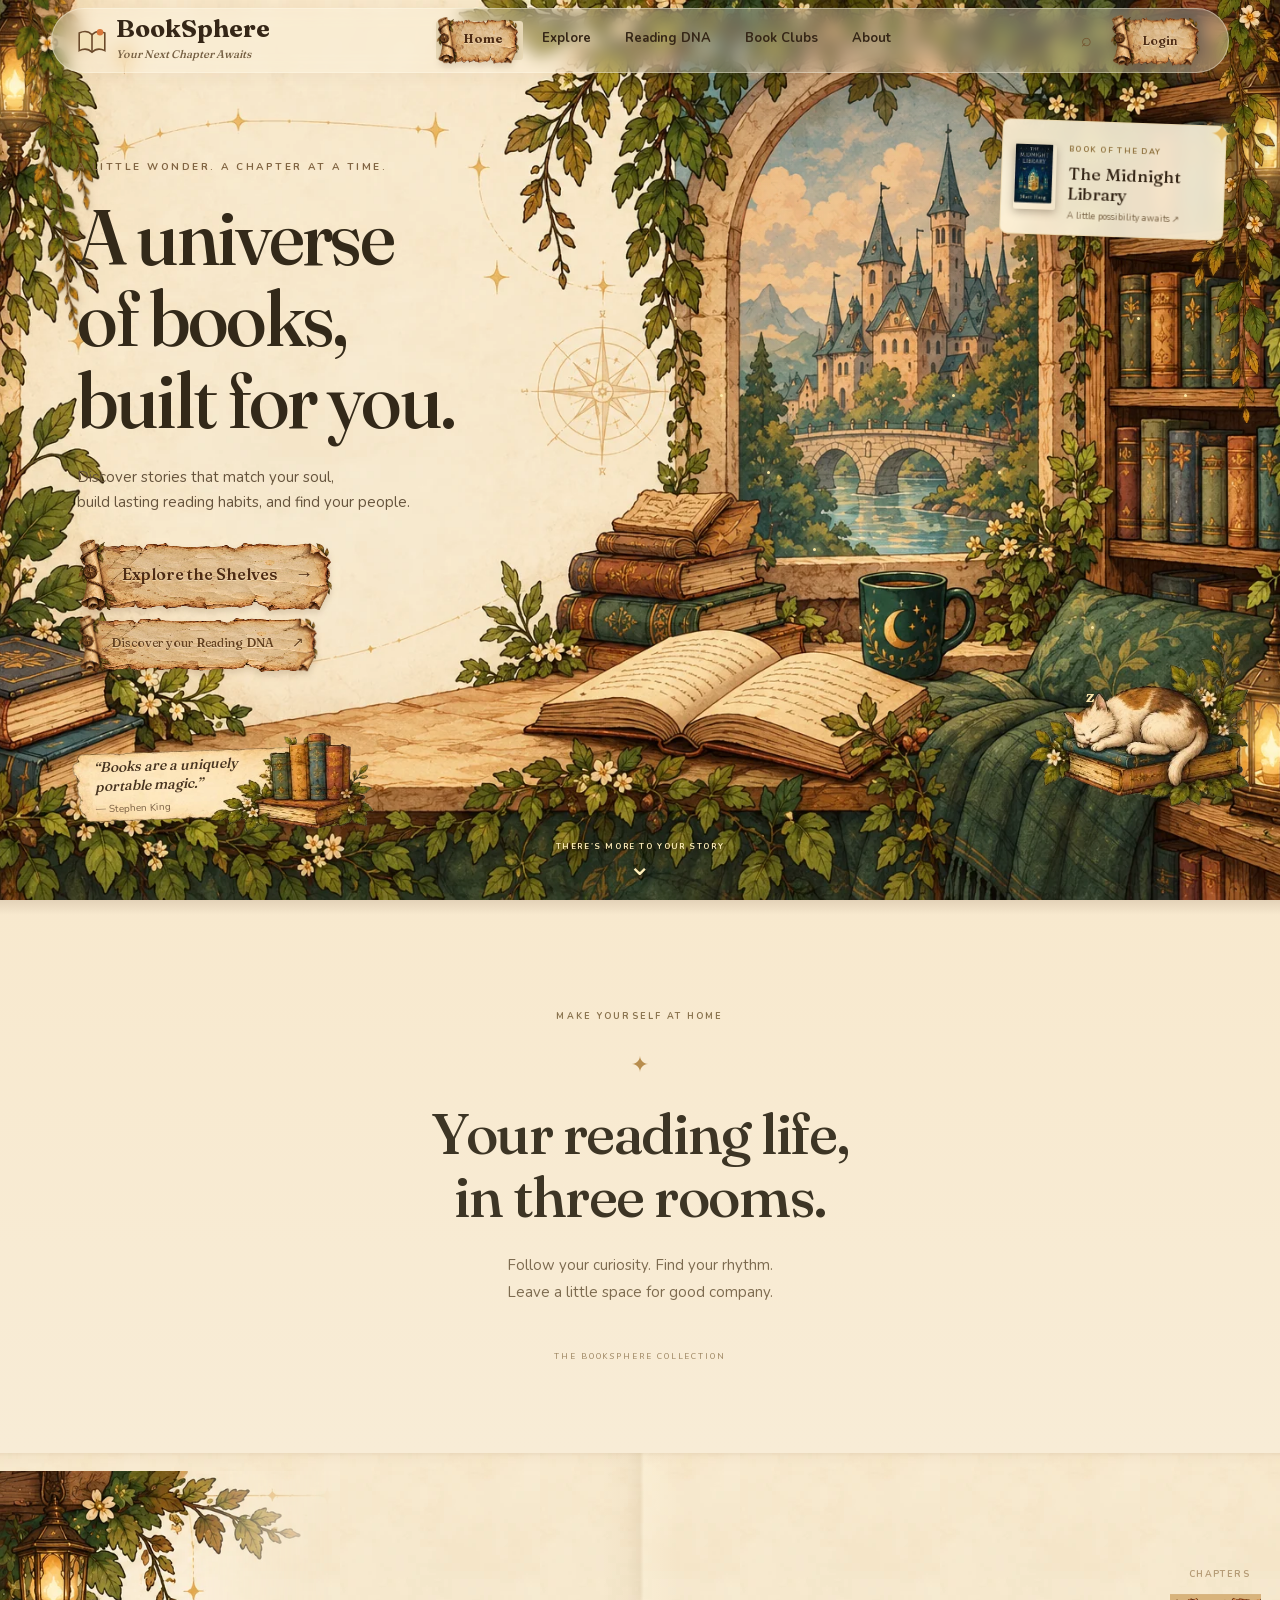
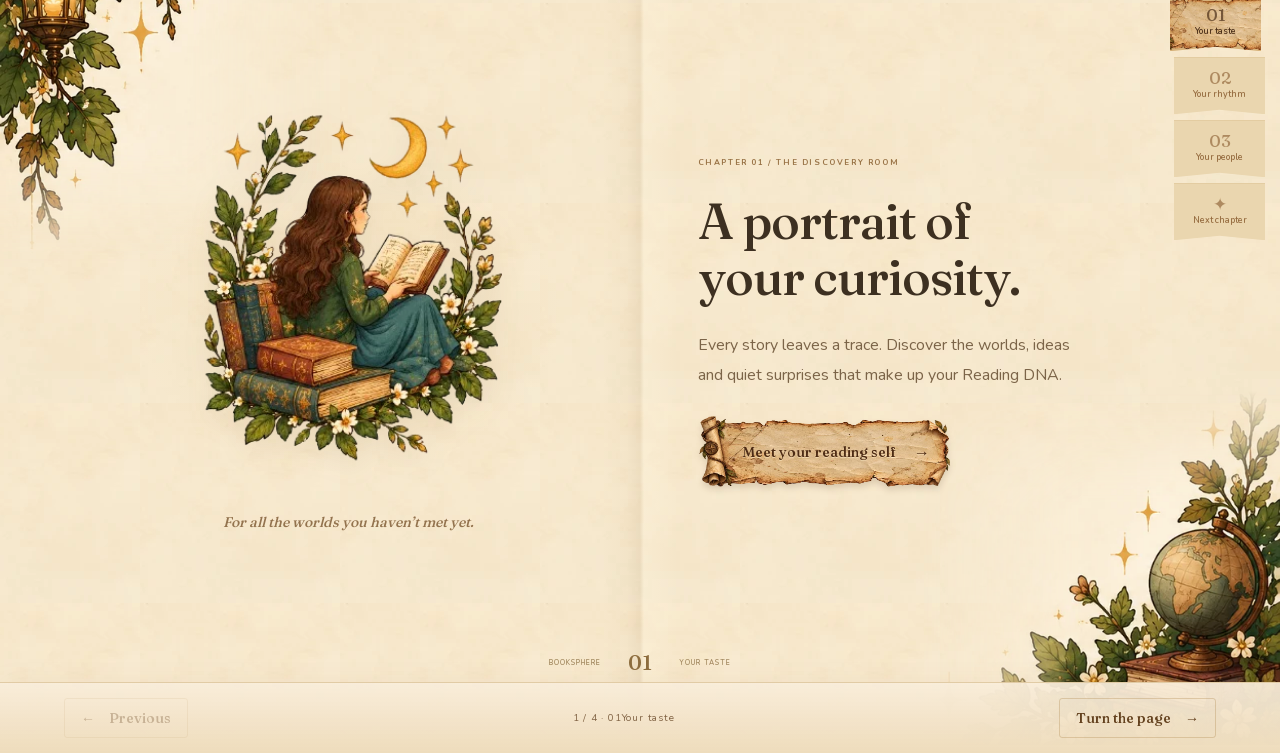
<file: index.html>
<!DOCTYPE html>
<html lang="en"><head><meta charset="utf-8">
<meta name="viewport" content="width=device-width,initial-scale=1,viewport-fit=cover">
<title>BookSphere — Your Next Chapter Awaits</title>
<link rel="icon" href="assets/slices/library/cover-the-midnight-library.webp" type="image/webp">
<link rel="preload" as="image" href="assets/hero/nook.webp" type="image/webp" media="(min-width:701px)" fetchpriority="high">
<link rel="preload" as="image" href="assets/hero/nook-mobile.webp" type="image/webp" media="(max-width:700px)" fetchpriority="high">
<link rel="preload" as="font" href="assets/fonts/fraunces-latin.woff2" type="font/woff2" crossorigin>
<link rel="preload" as="font" href="assets/fonts/nunito-latin.woff2" type="font/woff2" crossorigin>
<link rel="stylesheet" href="css/fonts.css">
<style>
:root{--p:#f7ecd4;--g:#2f4a33;--ink:#3a2a1a;--mut:#80694a;--or:#d9763a;--ln:#dcc597;--sh:0 6px 20px #6b4a2a22}
*{box-sizing:border-box}html,body{margin:0}
body{font:16px/1.5 Nunito,system-ui,sans-serif;color:var(--ink);min-height:100vh;overflow-x:hidden;background:#f7ecd4 url("data:image/svg+xml,%3Csvg xmlns='http://www.w3.org/2000/svg' width='160' height='160'%3E%3Cfilter id='n'%3E%3CfeTurbulence baseFrequency='.8' numOctaves='2'/%3E%3CfeColorMatrix values='0 0 0 0 .4 0 0 0 0 .3 0 0 0 0 .2 0 0 0 .07 0'/%3E%3C/filter%3E%3Crect width='160' height='160' filter='url(%23n)'/%3E%3C/svg%3E")}
h1,h2,h3{font-family:Fraunces,Georgia,serif;margin:0;line-height:1.1}button{font:inherit;cursor:pointer;border:0;color:inherit}
a{cursor:pointer}input,select{font:inherit;padding:10px 14px;border-radius:12px;border:1px solid var(--ln);background:#fffaf0;color:var(--ink);width:100%}
label{display:block;font-weight:700;font-size:13px;margin:12px 0 4px}.mut{color:var(--mut);margin:4px 0 0}
.nav{position:sticky;top:0;z-index:20;display:flex;align-items:center;gap:20px;padding:12px 28px;padding-top:calc(12px + env(safe-area-inset-top,0px));backdrop-filter:blur(8px);background:#f7ecd6d9}
.logo{display:flex;align-items:center;gap:8px;color:var(--ink)}.logo b{display:block;font:700 22px/1 Fraunces}.logo small{font:italic 11px Fraunces;color:var(--mut)}
.links{display:flex;gap:4px;flex:1;justify-content:center}.l{padding:6px 14px;border-radius:99px;font-weight:700;font-size:14px;transition:.2s}.l:hover{background:#ecdcb6}.l.on{background:#e6cf9f}
.btn{background:var(--g);color:#f7ecd4;padding:11px 22px;border-radius:99px;font-weight:700;box-shadow:var(--sh);transition:.2s}.btn:hover{transform:translateY(-2px);background:#3d6142}
.btn.s{padding:6px 16px;font-size:13px}.btn.o{background:transparent;color:var(--g);border:1.5px solid var(--g);box-shadow:none}.btn.on{background:#c9d8b6;color:var(--g)}
.avb{width:38px;height:38px;border-radius:50%;background:#c98a4a;color:#fff;font:700 16px Fraunces;border:2px solid #f7ecd4;box-shadow:var(--sh)}
.card{background:#fbf3df;border:1px solid var(--ln);border-radius:18px;box-shadow:var(--sh);padding:18px}
#app{animation:in .5s both}#app.enter{animation:zin 1.4s cubic-bezier(.2,.7,.2,1) both}
@keyframes in{from{opacity:0;transform:translateY(10px)}}@keyframes zin{from{opacity:0;transform:scale(1.15);filter:blur(8px)}}
.hero{position:relative;display:grid;grid-template-columns:1fr 1.2fr;align-items:center;max-width:1280px;margin:0 auto;padding:10px 28px 40px;min-height:620px}
.hero h1{font-size:clamp(44px,6vw,78px);font-weight:500;letter-spacing:-.01em}.hero p{max-width:430px;font-size:18px;color:#5e4a30;margin:18px 0 26px}
.scene{position:relative;aspect-ratio:600/520;width:100%}.scene>svg{position:absolute;inset:0;width:100%;height:100%;overflow:visible}
.scene canvas{position:absolute;left:0;bottom:20%;width:100%;image-rendering:pixelated;cursor:pointer}
.sway{transform-box:fill-box;transform-origin:50% 0;animation:sw 5s ease-in-out infinite alternate}.sway:nth-of-type(2n){animation-duration:6.5s;animation-delay:-2s}
@keyframes sw{to{transform:rotate(3.5deg)}}.fl{animation:fl 2.2s ease-in-out infinite alternate}@keyframes fl{0%{opacity:.45}35%{opacity:.9}65%{opacity:.6}100%{opacity:1}}
.tw{animation:tw 2.4s ease-in-out infinite alternate;transform-box:fill-box;transform-origin:center}@keyframes tw{to{opacity:.2;transform:scale(.6)}}
.steam{position:absolute;left:52%;top:73%;width:0;height:0}.steam i{position:absolute;bottom:0;width:14px;height:48px;border-radius:50%;background:radial-gradient(#fffe,#fff0 70%);filter:blur(4px);opacity:0;animation:rise 3.8s linear infinite}
.steam i:nth-child(1){left:-12px}.steam i:nth-child(2){left:-2px;animation-delay:1.2s}.steam i:nth-child(3){left:6px;animation-delay:2.4s}
@keyframes rise{0%{transform:translate(0,0) scale(.5);opacity:0}20%{opacity:.85}50%{transform:translate(9px,-34px) scale(1)}80%{transform:translate(-8px,-64px) scale(1.3);opacity:.3}100%{transform:translate(6px,-96px) scale(1.7);opacity:0}}
.ff{position:absolute;width:5px;height:5px;border-radius:50%;background:#ffe08a;box-shadow:0 0 8px 3px #ffd36666;animation:ff var(--d) ease-in-out infinite alternate}@keyframes ff{from{transform:translate(0,0);opacity:.15}to{transform:translate(var(--x),var(--y));opacity:1}}
.zz{position:absolute;pointer-events:none;font:700 18px Fraunces;color:#6b4a2b;animation:zf 2.4s ease-out forwards;z-index:3}@keyframes zf{from{transform:translate(0,0) scale(.6);opacity:0}20%{opacity:1}to{transform:translate(18px,-60px) scale(1.4) rotate(12deg);opacity:0}}
.quote{position:absolute;left:3%;bottom:22px;max-width:260px;background:#f3e2b8;padding:12px 18px;border-radius:6px 14px 8px 12px;transform:rotate(-2deg);box-shadow:var(--sh);font:italic 15px Fraunces;transition:.3s}
.quote small{display:block;font:600 12px Nunito;color:var(--mut);margin-top:4px}.quote.sw2{opacity:0;transform:rotate(-2deg) translateY(8px)}
.dots{position:absolute;left:50%;bottom:10px;display:flex;gap:8px}.dots i{width:7px;height:7px;border-radius:50%;background:#c9b48a;cursor:pointer}.dots i.on{background:var(--g)}
.feat{display:grid;grid-template-columns:repeat(3,1fr);gap:18px;max-width:1180px;margin:0 auto;padding:0 28px 60px}.feat .card{cursor:pointer;transition:.3s}.feat .card:hover{transform:translateY(-6px) rotate(-.5deg)}.feat span{font-size:34px;display:inline-block;animation:bob 3s ease-in-out infinite}.feat h3{margin:8px 0 4px}
@keyframes bob{50%{transform:translateY(-5px)}}
.wrap{max-width:1180px;margin:0 auto;padding:24px 28px 60px}.ph{display:flex;justify-content:space-between;align-items:flex-end;gap:12px;flex-wrap:wrap;margin-bottom:16px}.ph h2{font-size:34px}.sec{margin:28px 0 14px;font-size:22px}
.shell{display:grid;grid-template-columns:200px 1fr;gap:24px;max-width:1180px;margin:0 auto;padding:24px 28px 60px}.side{align-self:start;padding:10px;position:sticky;top:78px}
.si{display:flex;gap:10px;padding:10px 12px;border-radius:12px;font-weight:700;font-size:14px;transition:.2s}.si:hover{background:#efdfb9}.si.on{background:#e6cf9f}
.gh{display:flex;justify-content:space-between;gap:16px;align-items:center;flex-wrap:wrap}.gh h2{font-size:32px}
.note{background:#f3e2b8;padding:12px 20px;border-radius:8px 16px 8px 14px;font:italic 15px Fraunces;transform:rotate(1.5deg);box-shadow:var(--sh)}
.stats{display:grid;grid-template-columns:repeat(4,1fr);gap:14px;margin:18px 0}.st{display:flex;flex-direction:column;gap:4px}.st small{color:var(--mut);font-weight:700}.st b{font:700 34px Fraunces}
.fire{display:inline-block;animation:fire 1s ease-in-out infinite alternate}@keyframes fire{to{transform:scale(1.18) rotate(5deg)}}
.ring{width:84px;height:84px;border-radius:50%;display:grid;place-items:center;position:relative;margin-top:2px}.ring:after{content:"";position:absolute;inset:10px;border-radius:50%;background:#fbf3df}.ring b{position:relative;z-index:1;font-size:20px}
.two{display:grid;grid-template-columns:1fr 1fr;gap:16px}.two h3{margin-bottom:10px}
.rd{display:flex;gap:14px;align-items:center;padding:8px 0}.rd>div{flex:1}.rd .cv{width:70px;flex:none}
.pb{height:8px;border-radius:9px;background:#e8d6ab;overflow:hidden;margin:7px 0}.pb i{display:block;height:100%;background:linear-gradient(90deg,var(--or),#e9a23b);border-radius:9px;transition:width 1s}
.nook{display:flex;gap:18px;align-items:center;margin-top:16px}.nook>div:first-child{position:relative;width:220px;flex:none}.nook canvas{width:100%;image-rendering:pixelated;cursor:pointer;display:block}
.cv{aspect-ratio:2/3;border-radius:4px 8px 8px 4px;display:flex;flex-direction:column;justify-content:center;align-items:center;text-align:center;padding:10px 8px;box-shadow:3px 5px 12px #3a2a1a44,inset 4px 0 6px #0003;font:700 13px/1.15 Fraunces,serif;transition:.25s;outline:1px solid #ffffff22;outline-offset:-5px}
.cv i{font:600 9px Nunito;opacity:.8;margin-top:6px}.rd .cv,.tb .cv{font-size:9px}.rd .cv i,.tb .cv i{display:none}
.chips{display:flex;gap:8px;flex-wrap:wrap;margin:10px 0}.chip{padding:4px 14px;border-radius:99px;background:#efe0bd;border:1px solid var(--ln);font-size:12px;font-weight:700;cursor:pointer;color:var(--ink);transition:.2s}.chip:hover{background:#e6d2a3}.chip.on{background:var(--g);color:#f7ecd4;border-color:var(--g)}
.sr{display:flex;gap:8px;margin:12px 0}.grid{display:grid;grid-template-columns:repeat(auto-fill,minmax(150px,1fr));gap:24px 20px}
.bi{position:relative;cursor:pointer;display:flex;flex-direction:column;gap:2px}.bi:hover .cv{transform:translateY(-8px) rotate(-1.5deg)}.bi b{font:700 14px/1.2 Fraunces;margin-top:8px}.bi small{color:var(--mut);font-weight:600}.bi em{font-style:normal;font-size:11px;font-weight:700;background:#efe0bd;padding:1px 9px;border-radius:99px;align-self:flex-start;margin-top:3px}
.bm{position:absolute;top:6px;right:6px;width:28px;height:28px;border-radius:50%;background:#fbf3df;font-weight:700;box-shadow:var(--sh);z-index:2}.bm.on{background:var(--g);color:#fff}
.mt{position:absolute;top:6px;left:6px;background:#fbf3df;font-size:11px;font-weight:700;border-radius:99px;padding:1px 8px;z-index:2;color:var(--g)}
.tb{padding:6px 18px}.tr{display:grid;grid-template-columns:60px 1fr 120px 1fr 50px 60px;gap:14px;align-items:center;padding:12px 0;border-bottom:1px dashed var(--ln)}.tr:last-child{border:0}.tr .cv{width:54px}
.sp{display:inline-block;padding:2px 10px;border-radius:99px;font-size:12px;font-weight:700;background:#e6d2a3}
.persona{display:flex;gap:26px;align-items:center;background:linear-gradient(135deg,#f4e2b6,#fbf3df)}.persona h2{font-size:36px;color:#8a2b1d;margin:2px 0 8px}.persona p{max-width:520px}
.pi{position:relative;width:180px;height:160px;flex:none;font-size:70px;display:grid;place-items:center}.pi .moon{position:absolute;top:0;right:10px;font-size:34px;animation:bob 4s ease-in-out infinite}.pi .bk{animation:bob 3s ease-in-out infinite}.pi .s1,.pi .s2{position:absolute;font-size:20px;color:#d9a43a;animation:tw 2s infinite alternate}.pi .s1{left:14px;top:14px}.pi .s2{right:0;bottom:14px;animation-delay:-1s}
.gr{display:grid;grid-template-columns:90px 1fr 42px;gap:12px;align-items:center;margin:11px 0;font-weight:600;font-size:14px}.bar{height:10px;border-radius:9px;background:#e8d6ab;overflow:hidden}.bar i{display:block;height:100%;width:0;border-radius:9px;transition:width 1.2s cubic-bezier(.2,.8,.2,1)}
.dn{display:grid;place-items:center}.donut{width:210px;height:210px;border-radius:50%;position:relative;display:grid;place-items:center;text-align:center;animation:spin 1.2s cubic-bezier(.2,.8,.2,1)}.donut:after{content:"";position:absolute;inset:38px;border-radius:50%;background:#fbf3df}.donut div{position:relative;z-index:1}.donut small{color:var(--mut);font-weight:700}.donut b{font:700 26px Fraunces}
@keyframes spin{from{transform:rotate(-120deg) scale(.5);opacity:0}}
.hm{display:grid;grid-template-columns:repeat(7,1fr);gap:8px;max-width:420px;margin-top:12px}.hm i{aspect-ratio:1;border-radius:8px;background:#e8d6ab}.hm i.t{outline:2px solid var(--or)}
.bdg{display:flex;gap:12px;flex-wrap:wrap;margin-top:12px}.bdg span{padding:8px 14px;border-radius:14px;background:#efe0bd;font-weight:700;opacity:.45}.bdg span.on{opacity:1;background:#f6d98b}
.cc{overflow:hidden;padding:0;transition:.3s}.cc:hover{transform:translateY(-6px)}.ci{height:120px;display:grid;place-items:center;font-size:54px}.ci span{animation:bob 3.5s ease-in-out infinite}.cb{padding:14px 16px;display:flex;flex-direction:column;gap:3px}.cb b{font:700 17px Fraunces}.cb small{color:var(--mut);font-weight:600}
.cf{display:flex;align-items:center;gap:8px;margin-top:8px}.cf em{font-style:normal;font-size:11px;font-weight:700;background:#efe0bd;padding:2px 10px;border-radius:99px}.cf small{flex:1}
.cg{display:grid;grid-template-columns:repeat(auto-fill,minmax(260px,1fr));gap:20px}
#modal{display:none}#modal.on{display:block}.bd{position:fixed;inset:0;background:#2a1b0e88;backdrop-filter:blur(4px);display:grid;place-items:center;z-index:50;animation:in .25s}.mc{width:min(480px,92vw);position:relative;max-height:90vh;overflow:auto}
.x{position:absolute;right:12px;top:8px;background:none;font-size:18px;color:var(--mut)}.trk{display:flex;gap:16px}.trk .cv{width:100px;flex:none;font-size:10px}.trk>div{flex:1}.rw{display:flex;gap:10px;margin-top:16px}
#toast{position:fixed;left:50%;bottom:calc(24px + env(safe-area-inset-bottom,0px));transform:translate(-50%,30px);background:var(--g);color:#f7ecd4;padding:10px 20px;border-radius:99px;font-weight:700;opacity:0;transition:.3s;z-index:90;pointer-events:none}#toast.on{opacity:1;transform:translate(-50%,0)}
#portal{position:fixed;inset:0;z-index:100;pointer-events:none;visibility:hidden;perspective:1400px;overflow:hidden;opacity:1}#portal.on{visibility:visible;pointer-events:all}#portal.out{opacity:0;transition:opacity .9s}
.dr{position:absolute;top:0;bottom:0;width:50%;background:radial-gradient(circle at 50% 50%,#4d3521,#1f1208 85%);border:2px solid #b8893a;display:grid;place-items:center;font:700 54px Fraunces;color:#d9ad55;backface-visibility:hidden;transition:transform 1.7s cubic-bezier(.7,0,.2,1);animation:in .5s both}
.dr.l{left:0;transform-origin:left;padding-left:60%}.dr.r{right:0;transform-origin:right;padding-right:60%}.dr.l:after{content:"✦"}.dr.r:after{content:"✦"}
#portal.open .dr.l{transform:rotateY(-108deg)}#portal.open .dr.r{transform:rotateY(108deg)}
.glow{position:absolute;left:50%;top:50%;width:40px;height:40px;margin:-20px;border-radius:50%;z-index:-1;background:radial-gradient(#fff8d6,#ffd479 40%,#e8a23c99 65%,#0000 72%);transform:scale(0)}#portal.open .glow{transform:scale(75);transition:transform 2s ease-in}
.spk span{position:absolute;left:50%;top:50%;width:6px;height:6px;border-radius:50%;background:#ffe9a6;box-shadow:0 0 10px 3px #ffd366;opacity:0}#portal.open .spk span{animation:fly 1.8s ease-out both}
@keyframes fly{from{transform:translate(0,0) scale(.3);opacity:0}20%{opacity:1}to{transform:translate(var(--dx),var(--dy)) scale(1.5);opacity:0}}
#portal p{position:absolute;left:0;right:0;top:50%;text-align:center;font:italic 28px Fraunces;color:#fff;opacity:0;transition:opacity .8s;margin:60px 0 0;text-shadow:0 2px 12px #6b4a2b}#portal.open p{opacity:1;transition-delay:.8s}
@media(max-width:900px){.hero{grid-template-columns:1fr;padding-bottom:20px}.shell{grid-template-columns:1fr}.side{position:static;display:flex;overflow-x:auto}.stats{grid-template-columns:1fr 1fr}.two,.feat{grid-template-columns:1fr}.persona{flex-direction:column;text-align:center}.tr{grid-template-columns:50px 1fr 60px}.tr>:nth-child(n+4){display:none}}
@media(max-width:760px){.nav{flex-wrap:wrap;gap:8px 12px}.logo small{display:none}.links{order:3;width:100%;overflow-x:auto;justify-content:flex-start}.usr{margin-left:auto}.nook{flex-direction:column}}
@media(prefers-reduced-motion:reduce){*{animation-duration:.01s!important;animation-iteration-count:1!important}}
</style>
<link rel="stylesheet" href="css/base.css"><link rel="stylesheet" href="css/nav.css"><link rel="stylesheet" href="css/home.css"><link rel="stylesheet" href="css/dashboard.css"><link rel="stylesheet" href="css/explore.css"><link rel="stylesheet" href="css/dna.css"><link rel="stylesheet" href="css/clubs.css"><link rel="stylesheet" href="css/portal.css"><link rel="stylesheet" href="css/about.css"><link rel="stylesheet" href="css/bookcraft.css"><link rel="stylesheet" href="css/scroll-ui.css"><link rel="stylesheet" href="css/storybook.css"><link rel="stylesheet" href="css/app-craft.css"></head><body>
<svg width="0" height="0" style="position:absolute"><defs><symbol id="vine" viewBox="0 0 60 300"><path d="M30 0C10 60 50 120 25 180S40 260 20 300" stroke="#4a6b38" stroke-width="3" fill="none"/><g fill="#5d8a45"><ellipse cx="40" cy="40" rx="13" ry="6" transform="rotate(-30 40 40)"/><ellipse cx="14" cy="80" rx="13" ry="6" transform="rotate(25 14 80)" fill="#3f6a37"/><ellipse cx="44" cy="125" rx="13" ry="6" transform="rotate(-20 44 125)"/><ellipse cx="22" cy="165" rx="13" ry="6" transform="rotate(30 22 165)" fill="#3f6a37"/><ellipse cx="42" cy="205" rx="13" ry="6" transform="rotate(-25 42 205)"/><ellipse cx="18" cy="250" rx="13" ry="6" transform="rotate(20 18 250)" fill="#3f6a37"/></g></symbol></defs></svg>
<nav class="nav"><a class="logo" data-go="home"><svg viewBox="0 0 40 40" width="38" height="38"><path d="M4 10c6-3 12-2 16 2 4-4 10-5 16-2v22c-6-3-12-2-16 2-4-4-10-5-16-2z" fill="#f3e2b8" stroke="#6b4a2b" stroke-width="2"/><path d="M20 12v22" stroke="#6b4a2b" stroke-width="2"/><circle cx="30" cy="9" r="4" fill="#d9763a"/></svg><span><b>BookSphere</b><small>Your Next Chapter Awaits</small></span></a><div class="links"></div><div class="usr"></div></nav>
<main id="app"></main><div id="modal"></div><div id="toast"></div>
<div id="portal"><div class="dr l"></div><div class="dr r"></div><div class="glow"></div><div class="spk"></div><p>Opening your library…</p></div>
<script src="js/ui.js"></script><script src="js/book.js"></script><script src="js/home.js"></script>
<script>
const $=(s,e=document)=>e.querySelector(s),$$=(s,e=document)=>[...e.querySelectorAll(s)];
/* ---------- DATA (swap with a real API / database later) ---------- */
const B=[[1,'Dune','Frank Herbert','Sci-Fi','Classic','#c9732c','#2b1608',688],[2,'Atomic Habits','James Clear','Self-Help','Productivity','#f3e6c4','#e9a23b',320],[3,'The Night Circus','Erin Morgenstern','Fantasy','Magical','#151521','#9b2335',512],[4,'Before the Coffee Gets Cold','Toshikazu Kawaguchi','Fiction','Emotional','#6ab0b8','#2f4e6f',213],[5,'A Court of Thorns and Roses','Sarah J. Maas','Romance','Spicy','#8b1a1f','#2d0b0e',419],[6,'The Seven Husbands of Evelyn Hugo','Taylor Jenkins Reid','Fiction','Glamorous','#1f5a43','#0f2a20',389],[7,'Circe','Madeline Miller','Fantasy','Mythic','#d99a2b','#7b3b12',393],[8,'Project Hail Mary','Andy Weir','Sci-Fi','Space','#f1f1ec','#3a6bb0',476],[9,'The Midnight Library','Matt Haig','Fiction','Hopeful','#1c2b6b','#0b1236',304],[10,'The Very Secret Society of Irregular Witches','Sangu Mandanna','Fantasy','Cozy','#1d3b8a','#3a1a5e',384],[11,'Gone Girl','Gillian Flynn','Mystery','Twisty','#262626','#b0182a',422],[12,'The Silent Patient','Alex Michaelides','Mystery','Dark','#3a3a52','#c9c9d9',336],[13,'Sapiens','Yuval Noah Harari','Non-Fiction','History','#d9b45c','#6b3f1a',464],[14,'Educated','Tara Westover','Non-Fiction','Memoir','#e8e0cf','#4a6b7a',352],[15,'The Hobbit','J.R.R. Tolkien','Fantasy','Classic','#2f6b3a','#10301a',310],[16,'Pride and Prejudice','Jane Austen','Romance','Classic','#e9b8c4','#7a3b52',279]].map(([id,t,a,g,v,c1,c2,p])=>({id,t,a,g,v,c1,c2,p}));
const G=['Fantasy','Fiction','Mystery','Non-Fiction','Sci-Fi','Romance','Self-Help'],GC={Fantasy:'#7f9a6c',Fiction:'#d4a455',Mystery:'#4a6b8a','Non-Fiction':'#c9694a','Sci-Fi':'#d08b4f',Romance:'#b8566b','Self-Help':'#8a7aa8'};
const ST={reading:'Reading',done:'Completed',plan:'Plan to Read',hold:'On Hold',drop:'Dropped'};
const P={Fantasy:['The Curious Explorer','You love discovering new worlds, diverse perspectives, and stories that make you think. Your curiosity takes you across genres, from cosmic adventures to quiet, emotional tales.',['Open-minded','Adventurous','Thoughtful','Eclectic']],Fiction:['The Quiet Wanderer','You read to understand people. Character-driven stories and second chances pull you in, and you stay for the feelings that linger.',['Empathetic','Reflective','Patient','Warm']],Mystery:['The Midnight Detective','You can’t leave a loose thread alone. Twists, clues and unreliable narrators keep you up past bedtime.',['Sharp','Curious','Analytical','Intense']],'Non-Fiction':['The Insatiable Scholar','You read to know how the world works and why people do what they do. Every book leaves you with something to try or argue about.',['Inquisitive','Driven','Grounded','Bold']],'Sci-Fi':['The Stargazing Dreamer','You are drawn to big ideas, distant futures and clever science. “What if?” is your favourite question.',['Visionary','Logical','Imaginative','Bold']],Romance:['The Hopeful Romantic','You believe in happy endings and love the slow burn that gets you there. Comfort and heart come first.',['Warm','Hopeful','Expressive','Loyal']],'Self-Help':['The Growth Seeker','You read with a pencil in hand. Habits, mindset and small daily wins are how you build your best self.',['Disciplined','Ambitious','Focused','Practical']]};
const CITY={Nagpur:['Dhantoli','Civil Lines','Sitabuldi','Ramdaspeth','Sadar','Bajaj Nagar'],Mumbai:['Bandra','Colaba','Powai','Juhu','Andheri','Dadar'],Pune:['Koregaon Park','Aundh','Kothrud','Baner','Viman Nagar','Deccan'],Bengaluru:['Indiranagar','Koramangala','Jayanagar','HSR Layout','Whitefield','Malleshwaram']};
const CL=[['The Cozy Readers','Fiction','☕',1200,'#d9b27a,#7a5230','The Book Nook Café'],['Fantasy Realms','Fantasy','🏰',2300,'#2a3b6e,#7a4a9a','Lakeside Reading Room'],['Page Turners','Mystery','🔎',980,'#9a7a56,#3a2a1a','Old Library Hall'],['Mindful Reads','Non-Fiction','🌿',640,'#7fa77a,#2f4a33','Garden Terrace'],['Romance Circle','Romance','🌹',1100,'#d9788a,#6b2a3a','The Attic Studio'],['Sci-Fi Explorers','Sci-Fi','🔭',870,'#1a2a4a,#3a5a8a','Moonlight Terrace']];
const QT=[['Books are a uniquely portable magic.','Stephen King'],['A reader lives a thousand lives before he dies.','George R.R. Martin'],['So many books, so little time.','Frank Zappa'],['There is no friend as loyal as a book.','Ernest Hemingway']];
/* ---------- STATE ---------- */
const ds=n=>{const d=new Date();d.setDate(d.getDate()-n);return[d.getFullYear(),d.getMonth()+1,d.getDate()].map(v=>(v+'').padStart(2,'0')).join('-')};
let S;try{S=JSON.parse(localStorage.getItem('bs-v1'))}catch(e){}
if(!S){S={user:null,goal:12,city:'Nagpur',joined:[],mine:[],log:{},lib:[1,3,6,7,8,12,13,15].map((id,i)=>({id,st:'done',prog:B[id-1].p,score:7+i%3})).concat([{id:9,st:'reading',prog:122,score:0},{id:10,st:'plan',prog:0,score:0},{id:5,st:'plan',prog:0,score:0}])};
 for(let i=0;i<12;i++)S.log[ds(i)]=20+i*7%25;[14,15,16,19,20,22,25,26,27,29,31].forEach((i,j)=>S.log[ds(i)]=15+j*9%30)}
const save=()=>{try{localStorage.setItem('bs-v1',JSON.stringify(S))}catch(e){}};
const U={g:'All Genres',q:'',tab:'all',cf:'All Clubs'};let cats=[],timer,E=0,pend='',tt;
const bk=id=>B.find(b=>b.id==id),ent=id=>S.lib.find(e=>e.id==id);
const streak=()=>{let n=0,i=S.log[ds(0)]?0:1;while(S.log[ds(i)]){n++;i++}return n};
const longest=()=>{let m=0,c=0;for(let i=150;i>=0;i--){c=S.log[ds(i)]?c+1:0;m=Math.max(m,c)}return m};
const done=()=>S.lib.filter(e=>e.st=='done').length,pages=()=>S.lib.reduce((a,e)=>a+e.prog,0);
function dna(){const w=Object.fromEntries(G.map(g=>[g,0]));S.lib.filter(e=>e.st=='done'||e.st=='reading').forEach(e=>w[bk(e.id).g]+=e.st=='done'?1:.5);const tot=Object.values(w).reduce((a,b)=>a+b,0)||1;const arr=G.map(g=>[g,Math.round(w[g]/tot*100),w[g]]).sort((a,b)=>b[2]-a[2]);return{arr,tot,top:arr[0][0]}}
function recs(){const d=dna(),w=Object.fromEntries(d.arr.map(a=>[a[0],a[2]/d.tot]));return B.filter(b=>{const e=ent(b.id);return!e||e.st=='plan'}).map(b=>({b,m:Math.min(98,Math.round(62+w[b.g]*120+b.id*7%9))})).sort((x,y)=>y.m-x.m)}
const tod=()=>{const h=new Date().getHours();return h<12?'morning':h<17?'afternoon':'evening'};
/* ---------- COMPONENTS ---------- */
const lum=h=>{const n=parseInt(h.slice(1),16);return((n>>16)*.3+(n>>8&255)*.59+(n&255)*.11)};
const ART={1:'cover-dune',2:'cover-atomic-habits',3:'cover-the-night-circus',4:'cover-before-the-coffee-gets-cold',5:'cover-a-court-of-thorns-and-roses',6:'cover-the-seven-husbands-of-evelyn-hugo',7:'cover-circe',8:'cover-project-hail-mary',9:'cover-the-midnight-library',10:'cover-the-very-secret-society-of-irregular-witches'};
const cover=b=>ART[b.id]?`<div class="cv art"><img src="assets/slices/library/${ART[b.id]}.webp" alt="Cover of ${b.t}" loading="lazy"></div>`:`<div class="cv" style="background:linear-gradient(160deg,${b.c1},${b.c2});color:${lum(b.c1)>150?'#2b1a0c':'#f7ecd4'}"><span>${b.t}</span><i>${b.a}</i></div>`;
const item=(b,m)=>{const e=ent(b.id);return`<div class="bi" data-act="track" data-id="${b.id}">${cover(b)}<button class="bm ${e?'on':''}" data-act="bm" data-id="${b.id}" title="${e?ST[e.st]:'Add to Plan to Read'}">${e?'✓':'+'}</button>${m?`<span class="mt">${m}% match</span>`:''}<b>${b.t}</b><small>${b.a}</small><em>${e?ST[e.st]:b.g}</em></div>`};
const side=a=>`<aside class="side card">${[['dashboard','🏠','Dashboard'],['mybooks','📚','My Books'],['dna','🧬','Reading DNA'],['streaks','🔥','Streaks'],['clubs','👥','Book Clubs'],['explore','🔍','Explore']].map(([r,i,t])=>`<a class="si ${r==a?'on':''}" data-go="${r}">${i}<span>${t}</span></a>`).join('')}</aside>`;
const shell=(a,c)=>`<div class="shell">${side(a)}<section>${c}</section></div>`;
const chips=(l,v,a)=>`<div class="chips">${l.map(x=>`<span class="chip ${x[0]==v?'on':''}" data-act="${a}" data-v="${x[0]}">${x[1]||x[0]}</span>`).join('')}</div>`;
function clubs(){const ci=Object.keys(CITY).indexOf(S.city),ar=CITY[S.city];const d=new Date();return S.mine.concat(CL.map((c,i)=>{const t=new Date(d);t.setDate(d.getDate()+2+i*2);return{n:c[0],g:c[1],e:c[2],m:Math.round(c[3]/6),bg:c[4],loc:`${ar[i]} · ${c[5]}`,km:(1.3+i*1.7+ci*.4).toFixed(1),when:t.toLocaleDateString('en-IN',{weekday:'short',day:'numeric',month:'short'})+' · '+['5:00','6:30','4:00','7:00','5:30','6:00'][i]+' PM'}})).map(c=>({...c,k:S.city+c.n}))}
/* ---------- VIEWS ---------- */
const R={
home:()=>`<section class="hero"><div><h1>A universe<br>of books,<br>built for you.</h1><p>Discover stories that match your soul, build lasting reading habits, and find your people.</p><button class="btn" data-go="explore">Explore the Shelves →</button></div>
<div class="scene"><svg viewBox="0 0 600 520"><defs><clipPath id="arch"><path d="M150 420V190a110 110 0 0 1 220 0V420z"/></clipPath><linearGradient id="sky" x1="0" y1="0" x2="0" y2="1"><stop offset="0" stop-color="#ecc98a"/><stop offset=".5" stop-color="#9cc3c4"/><stop offset="1" stop-color="#6a9aa6"/></linearGradient><radialGradient id="gl"><stop offset="0" stop-color="#ffcf70" stop-opacity=".9"/><stop offset="1" stop-color="#ffcf70" stop-opacity="0"/></radialGradient></defs>
<rect x="430" y="10" width="170" height="410" fill="#4a301b"/><g id="books"></g>
<g clip-path="url(#arch)"><rect x="140" y="70" width="240" height="360" fill="url(#sky)"/><circle cx="335" cy="165" r="15" fill="#fff3c2" opacity=".85"/><ellipse cx="260" cy="340" rx="190" ry="62" fill="#5d8a55"/><ellipse cx="200" cy="360" rx="120" ry="50" fill="#4a7a4a"/><rect x="205" y="245" width="115" height="42" fill="#7482a3"/><rect x="236" y="190" width="26" height="70" fill="#8793b3"/><path d="M231 190l18-42 18 42z" fill="#5a6a8f"/><rect x="282" y="212" width="22" height="50" fill="#8793b3"/><path d="M278 212l15-34 15 34z" fill="#5a6a8f"/><path d="M160 350Q260 298 360 350" stroke="#d8cfb5" stroke-width="9" fill="none"/><circle cx="180" cy="302" r="18" fill="#3f6b3f"/><circle cx="345" cy="298" r="20" fill="#3f6b3f"/><path class="tw" d="M200 130l3 8 8 3-8 3-3 8-3-8-8-3 8-3z" fill="#fff6c9"/><path class="tw" style="animation-delay:-1s" d="M300 110l2 6 6 2-6 2-2 6-2-6-6-2 6-2z" fill="#fff6c9"/></g>
<path d="M150 420V190a110 110 0 0 1 220 0V420z" fill="none" stroke="#6b4a2b" stroke-width="12"/>
<rect y="416" width="600" height="70" fill="#6e4727"/><rect y="416" width="600" height="8" fill="#8c6034"/>
<path d="M350 414q50-26 110-10q60-16 120 10v26H350z" fill="#3f6b45"/><path d="M360 416q60-14 120-4" stroke="#5c8a5e" stroke-width="3" fill="none"/>
<rect x="20" y="394" width="112" height="22" rx="2" fill="#7a3b2a"/><rect x="28" y="376" width="96" height="18" rx="2" fill="#3f5f4a"/><rect x="36" y="360" width="82" height="16" rx="2" fill="#b8863b"/>
<path d="M150 416l50-12 50 12z" fill="#f5e9c9" stroke="#b79a63" stroke-width="2"/><path d="M200 404v12" stroke="#b79a63" stroke-width="2"/>
<rect x="296" y="388" width="32" height="28" rx="6" fill="#2f5a45"/><path d="M328 396h6a7 7 0 0 1 0 14h-6" fill="none" stroke="#2f5a45" stroke-width="4"/><ellipse cx="312" cy="388" rx="16" ry="4" fill="#3a2410"/><path d="M314 397a7 7 0 1 0 5 10 5 5 0 0 1-5-10" fill="#f1d27a"/>
<line x1="60" y1="0" x2="60" y2="60" stroke="#4a3b2a"/><circle class="fl" cx="60" cy="80" r="52" fill="url(#gl)"/><rect x="48" y="60" width="24" height="38" rx="5" fill="#2a2218"/><rect x="53" y="66" width="14" height="26" rx="3" fill="#ffd56f" class="fl"/>
<circle class="fl" cx="531" cy="398" r="48" fill="url(#gl)"/><rect x="520" y="382" width="22" height="34" rx="4" fill="#2a2218"/><rect x="524" y="387" width="14" height="24" rx="3" fill="#ffd56f" class="fl"/>
<use class="sway" href="#vine" x="-6" y="0" width="76" height="320"/><use class="sway" href="#vine" x="108" y="0" width="60" height="240"/><use class="sway" href="#vine" x="372" y="0" width="60" height="260"/><use class="sway" href="#vine" x="548" y="130" width="56" height="280"/></svg>
<div class="steam"><i></i><i></i><i></i></div><canvas id="c1" width="150" height="44"></canvas></div>
<div class="quote"></div><div class="dots">${QT.map((_,i)=>`<i data-act="q" data-i="${i}"></i>`).join('')}</div></section>
<div class="feat">${[['🧬','Reading DNA','See your reading personality, mapped from every book you finish.','dna'],['🔥','Streaks','Read a little each day and watch your streak grow.','streaks'],['👥','Book Clubs','Find a circle near you that meets over the same stories.','clubs']].map(f=>`<div class="card" data-go="${f[3]}"><span>${f[0]}</span><h3>${f[1]}</h3><p class="mut">${f[2]}</p></div>`).join('')}</div>`,
dashboard:()=>{const rd=S.lib.filter(e=>e.st=='reading'),rc=recs()[0],pc=Math.min(100,Math.round(done()/S.goal*100));
return shell('dashboard',`<div class="gh"><div><h2>Good ${tod()}, ${S.user.name}! 🌿</h2><p class="mut">Another chapter, another step forward.</p></div><div class="note">“Just one more chapter…”</div></div>
<div class="stats"><div class="card st"><small>My Streak</small><b><span class="fire">🔥</span> ${streak()} <small>days</small></b></div><div class="card st"><small>Books Completed</small><b>📚 ${done()} <small>books</small></b></div><div class="card st"><small>Pages Read</small><b>📖 ${pages().toLocaleString()}</b></div><div class="card st"><small>Reading Goal</small><div class="ring" style="background:conic-gradient(var(--or) ${pc}%,#e8d6ab 0)"><b>${pc}%</b></div><small>${done()}/${S.goal} books</small></div></div>
<div class="two"><div class="card"><h3>Continue Reading</h3>${rd.length?rd.map(e=>{const b=bk(e.id),p=Math.round(e.prog/b.p*100);return`<div class="rd">${cover(b)}<div><b>${b.t}</b><br><small class="mut">${b.a}</small><div class="pb"><i style="width:${p}%"></i></div><small class="mut">${p}% · ${e.prog}/${b.p} pages</small><br><button class="btn s" style="margin-top:6px" data-act="logp" data-id="${b.id}">Log 10 pages</button></div></div>`}).join(''):'<p class="mut">Nothing in progress. Pick your next book from Explore.</p>'}</div>
<div class="card"><h3>Today’s Recommendation</h3><div class="rd">${cover(rc.b)}<div><b>${rc.b.t}</b><br><small class="mut">${rc.b.a}</small><div class="chips"><span class="chip">${rc.b.g}</span><span class="chip">${rc.b.v}</span><span class="chip">${rc.m}% match</span></div><button class="btn s" data-act="track" data-id="${rc.b.id}">Add to my shelf</button></div></div></div></div>
<div class="card nook"><div><canvas id="c2" width="60" height="26"></canvas></div><div><h3>The reading nook</h3><p class="mut">Mochi is napping on your to-read pile. Tap her to say hello.</p></div></div>`)},
explore:()=>{const f=U.g=='All Genres'&&!U.q;return`<div class="wrap"><button class="back" data-go="home">← Back to home</button><div class="ph"><div><h2>Explore Books</h2><p class="mut">Find your next favourite from our ever-growing universe.</p></div></div><div class="sr"><input id="q" placeholder="Search by title, author or genre…" value="${U.q}"></div>${chips([['All Genres'],...G.map(g=>[g])],U.g,'gf')}${f?`<h3 class="sec">Picked for your Reading DNA</h3><div class="grid">${recs().slice(0,5).map(r=>item(r.b,r.m)).join('')}</div><h3 class="sec">All books</h3>`:''}<div class="grid" id="eg">${exg()}</div></div>`},
mybooks:()=>{const L=S.lib.filter(e=>U.tab=='all'||e.st==U.tab);return shell('mybooks',`<h2>My Books</h2>${chips([['all','All ('+S.lib.length+')'],...Object.keys(ST).map(k=>[k,ST[k]+' ('+S.lib.filter(e=>e.st==k).length+')'])],U.tab,'tab')}<div class="card tb">${L.length?L.map(e=>{const b=bk(e.id),p=Math.round(e.prog/b.p*100);return`<div class="tr">${cover(b)}<div><b>${b.t}</b><br><small class="mut">${b.a}</small></div><span class="sp">${ST[e.st]}</span><div><div class="pb"><i style="width:${p}%"></i></div><small class="mut">${e.prog}/${b.p} pages</small></div><b>${e.score?'★ '+e.score:'–'}</b><button class="btn s o" data-act="track" data-id="${b.id}">Edit</button></div>`}).join(''):'<p class="mut" style="padding:20px">Nothing here yet. Find a book in Explore and add it to this shelf.</p>'}</div>`)},
dna:()=>{const d=dna(),p=P[d.top];let a=0;const gr=d.arr.filter(x=>x[2]>0).map(x=>{const s=a;a+=x[2]/d.tot*100;return`${GC[x[0]]} ${s}% ${a}%`}).join(',');
return`<div class="wrap"><button class="back" data-go="home">← Back to home</button><div class="ph"><div><h2>Your Reading DNA</h2><p class="mut">A unique snapshot of your reading personality.</p></div></div><div class="card persona"><div class="pi"><span class="moon">🌙</span><span class="bk">📖</span><span class="s1">✦</span><span class="s2">✦</span></div><div><small class="mut">You are</small><h2>${p[0]}</h2><p>${p[1]}</p><div class="chips">${p[2].map(t=>`<span class="chip">${t}</span>`).join('')}</div></div></div>
<div class="two" style="margin-top:16px"><div class="card"><h3>Your Genre Universe</h3>${d.arr.map(x=>`<div class="gr"><span>${x[0]}</span><div class="bar"><i data-w="${x[1]}" style="background:${GC[x[0]]}"></i></div><b>${x[1]}%</b></div>`).join('')}</div><div class="card dn"><div class="donut" style="background:conic-gradient(${gr})"><div><small>Top Genre</small><br><b>${d.top}</b><br><b>${d.arr[0][1]}%</b></div></div></div></div><h3 class="sec">Books that match your DNA</h3><div class="grid">${recs().slice(0,5).map(r=>item(r.b,r.m)).join('')}</div></div>`},
streaks:()=>{const n=streak(),t=!!S.log[ds(0)];return shell('streaks',`<h2>Streaks</h2><div class="stats" style="grid-template-columns:repeat(3,1fr)"><div class="card st"><small>Current streak</small><b><span class="fire">🔥</span> ${n} days</b></div><div class="card st"><small>Longest streak</small><b>🏆 ${longest()} days</b></div><div class="card st"><small>This week</small><b>⏱ ${[0,1,2,3,4,5,6].reduce((a,i)=>a+(S.log[ds(i)]||0),0)} min</b></div></div><div class="card"><h3>Last 5 weeks</h3><div class="hm">${Array.from({length:35},(_,i)=>{const k=34-i,m=S.log[ds(k)]||0;return`<i class="${k?'':'t'}" title="${ds(k)} · ${m} min" style="${m?`background:rgba(63,107,69,${Math.min(1,.25+m/60)})`:''}"></i>`}).join('')}</div><div class="rw"><button class="btn ${t?'on':''}" data-act="logt" ${t?'disabled':''}>${t?'Logged today ✓':'Log today’s reading'}</button></div><div class="bdg">${[3,7,14,30,100].map(x=>`<span class="${longest()>=x?'on':''}">🏅 ${x}-day</span>`).join('')}</div></div>`)},
clubs:()=>{const L=clubs().filter(c=>U.cf=='All Clubs'||(U.cf=='My Clubs'?S.joined.includes(c.k):c.g==U.cf));return`<div class="wrap"><button class="back" data-go="home">← Back to home</button><div class="ph"><div><h2>Book Clubs</h2><p class="mut">Find your people, one book at a time.</p></div><div style="display:flex;gap:10px"><select id="city" style="width:auto">${Object.keys(CITY).map(c=>`<option ${c==S.city?'selected':''}>${c}</option>`).join('')}</select><button class="btn" data-act="ncl">Create a Club +</button></div></div>${chips([['All Clubs'],['My Clubs'],['Fantasy'],['Fiction'],['Non-Fiction'],['Romance'],['Mystery'],['Sci-Fi']],U.cf,'cf')}<div class="cg">${L.length?L.map(c=>{const j=S.joined.includes(c.k);return`<div class="card cc"><div class="ci" style="background:linear-gradient(135deg,${c.bg.split(',')[0]},${c.bg.split(',')[1]})"><span>${c.e}</span></div><div class="cb"><b>${c.n}</b><small>📍 ${c.loc} · ${c.km} km</small><small>🗓 ${c.when}</small><div class="cf"><em>${c.g}</em><small>${c.m>=1000?(c.m/1000).toFixed(1)+'k':c.m} members</small><button class="btn s ${j?'on':''}" data-act="join" data-k="${c.k}">${j?'Joined ✓':'Join'}</button></div></div></div>`}).join(''):'<p class="mut">No clubs here yet. Join one or create your own.</p>'}</div></div>`},
about:()=>`<div class="about-card"><h1>Made for your next chapter.</h1><p>BookSphere is a quiet corner for readers to discover stories, understand their reading tastes, and meet the people who love the same pages.</p><button class="btn" data-go="explore">Explore the shelves →</button></div>`};
R.home=BookSphereHome.render;
const exg=()=>{const q=U.q.toLowerCase(),L=B.filter(b=>(U.g=='All Genres'||b.g==U.g)&&(b.t+b.a+b.g).toLowerCase().includes(q));return L.length?L.map(b=>item(b)).join(''):'<p class="mut">No books match that search. Try another title or genre.</p>'};
/* ---------- PIXEL CAT ---------- */
function Cat(cv,o={}){const x=cv.getContext('2d'),W=cv.width,H=cv.height,cl=['#e08a45','#f6e4c4','#8c4d22','#2d3a2b','#e9899a'];
const c={cv,x:o.x||W*.75,dir:-1,st:'sleep',d:o.roam?6:1e9,t:0,gx:0,zt:0},r=(a,b,w,h,k)=>{x.fillStyle=cl[k];x.fillRect(a,b,w,h)};
const set=(s,d)=>{c.st=s;c.d=d},go=(g,af)=>{c.gx=g;c.af=af;c.st='walk';c.dir=g>c.x?1:-1},rn=()=>20+Math.random()*112|0;
const fl=ch=>{const e=document.createElement('b');e.className='zz';e.textContent=ch;e.style.left=(c.x/W*100)+'%';e.style.top=cv.offsetTop+cv.offsetHeight*.45+'px';cv.parentElement.appendChild(e);setTimeout(()=>e.remove(),2500)};
function nx(){const s=c.st,v=Math.random();if(s=='sleep')set('yawn',1.6);else if(s=='yawn')go(rn(),'sit');else if(v<.4)go(rn(),'sit');else if(v<.62)go(c.x>78?92:64,'sit');else go(118,'sleep')}
c.step=dt=>{c.t+=dt;c.d-=dt;if(c.st=='sleep'){c.zt+=dt;if(c.zt>1.9){c.zt=0;fl('z')}}
if(c.st=='walk'){c.x+=c.dir*16*dt;if((c.x-c.gx)*c.dir>=0){c.x=c.gx;set(c.af,c.af=='sleep'?9:2+Math.random()*3)}}else if(c.d<=0)nx()};
c.draw=()=>{x.clearRect(0,0,W,H);x.save();x.translate(Math.round(c.x),0);x.scale(c.dir,1);const G=H,t=c.t,s=c.st;
if(s=='walk'){for(let i=0;i<7;i++)r(-9-i,G-11-(i>>1)+Math.round(Math.sin(t*5+i*.7)*1.5),2,2,i%3==2?2:0);r(-8,G-11,16,6,0);r(-6,G-6,12,1,1);[-4,0,4].forEach(a=>r(a,G-11,1,3,2));
[[5,0],[2,1],[-4,1],[-7,0]].forEach(([a,k])=>{const l=Math.sin(t*12+k*Math.PI)>0?1:0;r(a,G-5,2,4-l,0);r(a,G-1-l,2,1,1)});r(6,G-15,7,6,0);r(6,G-17,2,2,0);r(11,G-17,2,2,0);r(11,G-14,1,1,3);r(13,G-12,1,1,4);r(11,G-11,2,2,1)}
else if(s=='sleep'){const b=Math.sin(t*2)>.3?1:0;r(-9,G-6-b,18,6+b,0);r(-8,G-7-b,16,1,0);[-5,-1,3].forEach(a=>r(a,G-7-b,1,3,2));r(-3,G-1,7,1,1);r(5,G-6,8,5,0);r(5,G-8,2,2,0);r(11,G-8,2,2,0);r(9,G-4,3,1,3);r(12,G-3,1,1,4);r(-11,G-4,3,4,0);r(-12,G-2,2,2,2)}
else{r(-6,G-9,10,9,0);r(0,G-15,6,15,0);r(5,G-12,1,10,1);r(-5,G-4,4,1,2);r(1,G-21,8,6,0);r(1,G-23,2,2,0);r(7,G-23,2,2,0);t%4>3.85?r(6,G-19,2,1,3):r(7,G-19,1,2,3);r(9,G-17,1,1,4);if(s=='yawn')r(8,G-16,2,2,4);r(3,G-1,3,1,1);
for(let i=0;i<9;i++)r(-7-i,G-2-Math.round(Math.max(0,Math.sin(t*3+i*.45))*(i>>1)),2,2,i%3==2?2:0)}x.restore()};
cv.onclick=()=>{if(c.st=='sleep'&&o.roam)set('yawn',1.6);else{fl('💛');if(c.st=='sleep')set('yawn',1.6)}};cats.push(c);return c}
let last=0;(function tick(ts){const dt=Math.min(.05,(ts-last)/1e3||0);last=ts;cats=cats.filter(c=>c.cv.isConnected);cats.forEach(c=>{c.step(dt);c.draw()});requestAnimationFrame(tick)})(0);
/* ---------- POST-RENDER HOOKS ---------- */
const post={home(){let h='',sd=7;const rnd=()=>(sd=sd*16807%2147483647)/2147483647,pal=['#8a3b2a','#2f5a45','#c9953a','#3a4f7a','#6b2f4a','#a8643a','#4a6b4f','#7a3a3a'];
for(let s=0;s<4;s++){const base=110+s*100;let x=438;while(x<584){const w=9+rnd()*8|0,hh=52+rnd()*36|0;h+=`<rect x="${x}" y="${base-hh}" width="${w}" height="${hh}" rx="1.5" fill="${pal[rnd()*8|0]}"/><rect x="${x+2}" y="${base-hh+8}" width="${w-4}" height="3" fill="#f3e2b844"/>`;x+=w+1}h+=`<rect x="430" y="${base}" width="170" height="7" fill="#2a1a0c"/>`}
$('#books').innerHTML=h;const sc=$('.scene');for(let i=0;i<18;i++){const f=document.createElement('i');f.className='ff';f.style.cssText=`left:${10+Math.random()*80}%;top:${10+Math.random()*70}%;--x:${Math.random()*50-25}px;--y:${Math.random()*50-25}px;--d:${2+Math.random()*3}s`;sc.appendChild(f)}
let qi=0;const sq=i=>{qi=i;const q=$('.quote');if(!q)return;q.classList.add('sw2');setTimeout(()=>{q.innerHTML=`“${QT[i][0]}”<small>— ${QT[i][1]}</small>`;q.classList.remove('sw2')},250);$$('.dots i').forEach((d,j)=>d.classList.toggle('on',j==i))};
window.sq=sq;sq(0);const hour=new Date().getHours(),hero=$('.hero');hero.classList.toggle('night',hour>=19||hour<6);hero.classList.toggle('dusk',(hour>=17&&hour<19)||(hour>=6&&hour<8));const move=e=>{const r=hero.getBoundingClientRect(),x=(e.clientX-r.left)/r.width-.5,y=(e.clientY-r.top)/r.height-.5;$('.scene',hero).style.transform=`translate(${x*9}px,${y*6}px)`;hero.firstElementChild.style.transform=`translate(${x*-4}px,${y*-3}px)`};hero.onpointermove=move;hero.onpointerleave=()=>{$('.scene',hero).style.transform='';hero.firstElementChild.style.transform=''};timer=setInterval(()=>sq((qi+1)%QT.length),5500)},
dashboard(){},dna(){setTimeout(()=>$$('.bar i').forEach(i=>i.style.width=i.dataset.w+'%'),80)}};
/* ---------- ROUTER / UI ---------- */
post.home=()=>BookSphereHome.mount({quotes:QT,onQuote:fn=>window.sq=fn});
function setNav(r){const L=[['home','Home'],['explore','Explore'],['dna','Reading DNA'],['clubs','Book Clubs'],['about','About']];if(S.user)L.splice(1,0,['dashboard','Dashboard']);const a=['mybooks','streaks'].includes(r)?'dashboard':r;
$('.links').innerHTML=L.map(([k,t])=>`<a class="l ${k==a?'on':''} ${r==='home'&&k===a?'scroll-control':''}" data-go="${k}">${t}</a>`).join('');$('.usr').innerHTML=S.user?`<button class="nav-icon" data-go="explore" aria-label="Search">⌕</button><button class="nav-icon" aria-label="Notifications">♧</button><button class="avb" data-act="login" title="Account">${S.user.name[0].toUpperCase()}</button>`:`<button class="nav-icon" data-go="explore" aria-label="Search">⌕</button><button class="btn s ${r==='home'?'scroll-control':''}" data-act="login">Login</button>`}
function render(k){let r=location.hash.slice(1)||'home';if(!R[r])r='home';clearInterval(timer);BookSphereHome.cleanup();
if(['dashboard','mybooks','streaks'].includes(r)&&!S.user){history.replaceState(0,'','#home');pend=r;r='home';setTimeout(login,60)}
document.body.dataset.page=r;const ap=$('#app');ap.innerHTML=R[r]();if(!k){ap.style.animation='none';void ap.offsetWidth;ap.style.animation='';ap.className=E?'enter':'';E=0;scrollTo(0,0)}setNav(r);post[r]&&post[r]();BookSphereUI.mount()}
const go=r=>location.hash=='#'+r?render():location.hash=r;addEventListener('hashchange',()=>render());
function toast(m){const t=$('#toast');t.textContent=m;t.classList.add('on');clearTimeout(tt);tt=setTimeout(()=>t.classList.remove('on'),2200)}
function modal(h,f){$('#modal').innerHTML=`<div class="bd"><div class="card mc"><button class="x" data-act="close">✕</button>${h}</div></div>`;$('#modal').classList.add('on');f&&f();BookSphereUI.mount()}
const close=()=>$('#modal').classList.remove('on');
function login(){S.user?modal(`<h3>Hi, ${S.user.name}</h3><p class="mut">You’re signed in to your library.</p><div class="rw"><button class="btn" id="lo">Log out</button></div>`,()=>$('#lo').onclick=()=>{S.user=null;save();close();go('home');render(1)}):
modal(`<h3>Step into your library</h3><p class="mut">Your shelves are waiting.</p><label>Name</label><input id="ln" value="Vinit"><label>Email</label><input id="le" type="email" placeholder="you@bookmail.com"><label>Password</label><input id="lp" type="password" placeholder="••••••••"><button class="btn" id="lgo" style="width:100%;margin-top:20px">Enter the Library →</button>`,()=>{$('#lgo').onclick=()=>{S.user={name:($('#ln').value||'').trim()||'Reader'};save();close();portal(()=>{E=1;const t=pend||'dashboard';pend='';go(t)})};$('#lp').onkeydown=e=>e.key=='Enter'&&$('#lgo').click()})}
function portal(then){const p=$('#portal');p.className='';p.querySelector('.spk').innerHTML=Array.from({length:70},()=>{const a=Math.random()*6.28,d=250+Math.random()*600;return`<span style="--dx:${Math.cos(a)*d}px;--dy:${Math.sin(a)*d}px;animation-delay:${.5+Math.random()*.9}s"></span>`}).join('');
p.classList.add('on');setTimeout(()=>p.classList.add('open'),550);setTimeout(then,2500);setTimeout(()=>p.classList.add('out'),2700);setTimeout(()=>p.className='',3700)}
function track(id){const b=bk(id),e=ent(id)||{st:'plan',prog:0,score:0};modal(`<div class="trk">${cover(b)}<div><h3>${b.t}</h3><p class="mut">${b.a} · ${b.g} · ${b.p} pages</p><label>Status</label><select id="ts">${Object.keys(ST).map(k=>`<option value="${k}" ${k==e.st?'selected':''}>${ST[k]}</option>`).join('')}</select><label>Pages read: <span id="tpv">${e.prog}</span> / ${b.p}</label><input id="tp" type="range" min="0" max="${b.p}" value="${e.prog}"><label>Score</label><select id="tsc"><option value="0">Not rated</option>${[10,9,8,7,6,5,4,3,2,1].map(n=>`<option ${n==e.score?'selected':''}>${n}</option>`).join('')}</select></div></div><div class="rw"><button class="btn" id="tsv">Save</button>${ent(id)?'<button class="btn o" id="trm">Remove</button>':''}</div>`,()=>{
$('#tp').oninput=()=>$('#tpv').textContent=$('#tp').value;$('#ts').onchange=()=>{if($('#ts').value=='done'){$('#tp').value=b.p;$('#tpv').textContent=b.p}};
$('#tsv').onclick=()=>{const st=$('#ts').value;let x=ent(id);if(!x){x={id:+id,st:'plan',prog:0,score:0};S.lib.push(x)}const np=st=='done'?b.p:st=='plan'?0:+$('#tp').value,dl=np-x.prog;if(dl>0)S.log[ds(0)]=(S.log[ds(0)]||0)+Math.max(5,dl*2);Object.assign(x,{st,prog:np,score:+$('#tsc').value});save();close();render(1);toast('Library updated')};
if($('#trm'))$('#trm').onclick=()=>{S.lib=S.lib.filter(z=>z.id!=id);save();close();render(1);toast('Removed from your library')}})}
const A={close,login,track:d=>track(d.id),
bm(d){const e=ent(d.id);if(!e){S.lib.push({id:+d.id,st:'plan',prog:0,score:0});toast('Added to Plan to Read')}else if(e.st=='plan'){S.lib=S.lib.filter(z=>z!==e);toast('Removed from your shelf')}else return track(d.id);save();render(1)},
logp(d){const e=ent(d.id),b=bk(d.id),n=Math.min(10,b.p-e.prog);e.prog+=n;S.log[ds(0)]=(S.log[ds(0)]||0)+Math.max(5,n*2);if(e.prog>=b.p){e.st='done';toast('Finished! 🎉')}else toast('+10 pages · streak safe 🔥');save();render(1)},
logt(){S.log[ds(0)]=20;save();toast('Today’s reading logged 🔥');render(1)},
gf(d){U.g=d.v;render(1)},tab(d){U.tab=d.v;render(1)},cf(d){U.cf=d.v;render(1)},q(d){window.sq(+d.i)},
join(d){const i=S.joined.indexOf(d.k);i<0?(S.joined.push(d.k),toast('You joined the club 🎉')):(S.joined.splice(i,1),toast('You left the club'));save();render(1)},
ncl(){modal(`<h3>Start a book club</h3><label>Club name</label><input id="cn" placeholder="e.g. Sunday Spines"><label>Genre</label><select id="cg">${G.map(g=>`<option>${g}</option>`).join('')}</select><button class="btn" id="cs" style="margin-top:18px">Create club</button>`,()=>$('#cs').onclick=()=>{const n=$('#cn').value.trim();if(!n)return toast('Give your club a name');const k=CITY[S.city];S.mine.unshift({n,g:$('#cg').value,e:'📚',m:1,bg:'#c9a06a,#6b4a2a',loc:k[0]+' · Venue to be decided',km:'0.0',when:'First meetup: pick a date'});S.joined.push(S.city+n);save();close();render(1);toast('Your club is live')})}};
document.addEventListener('click',e=>{if(e.target.classList.contains('bd'))return close();const g=e.target.closest('[data-go]');if(g){e.preventDefault();return go(g.dataset.go)}const a=e.target.closest('[data-act]');if(a&&A[a.dataset.act])A[a.dataset.act](a.dataset)});
document.addEventListener('input',e=>{if(e.target.id=='q'){U.q=e.target.value;$('#eg').innerHTML=exg()}});
document.addEventListener('change',e=>{if(e.target.id=='city'){S.city=e.target.value;save();render(1)}});
addEventListener('keydown',e=>e.key=='Escape'&&close());
render();
</script></body></html>
</file>
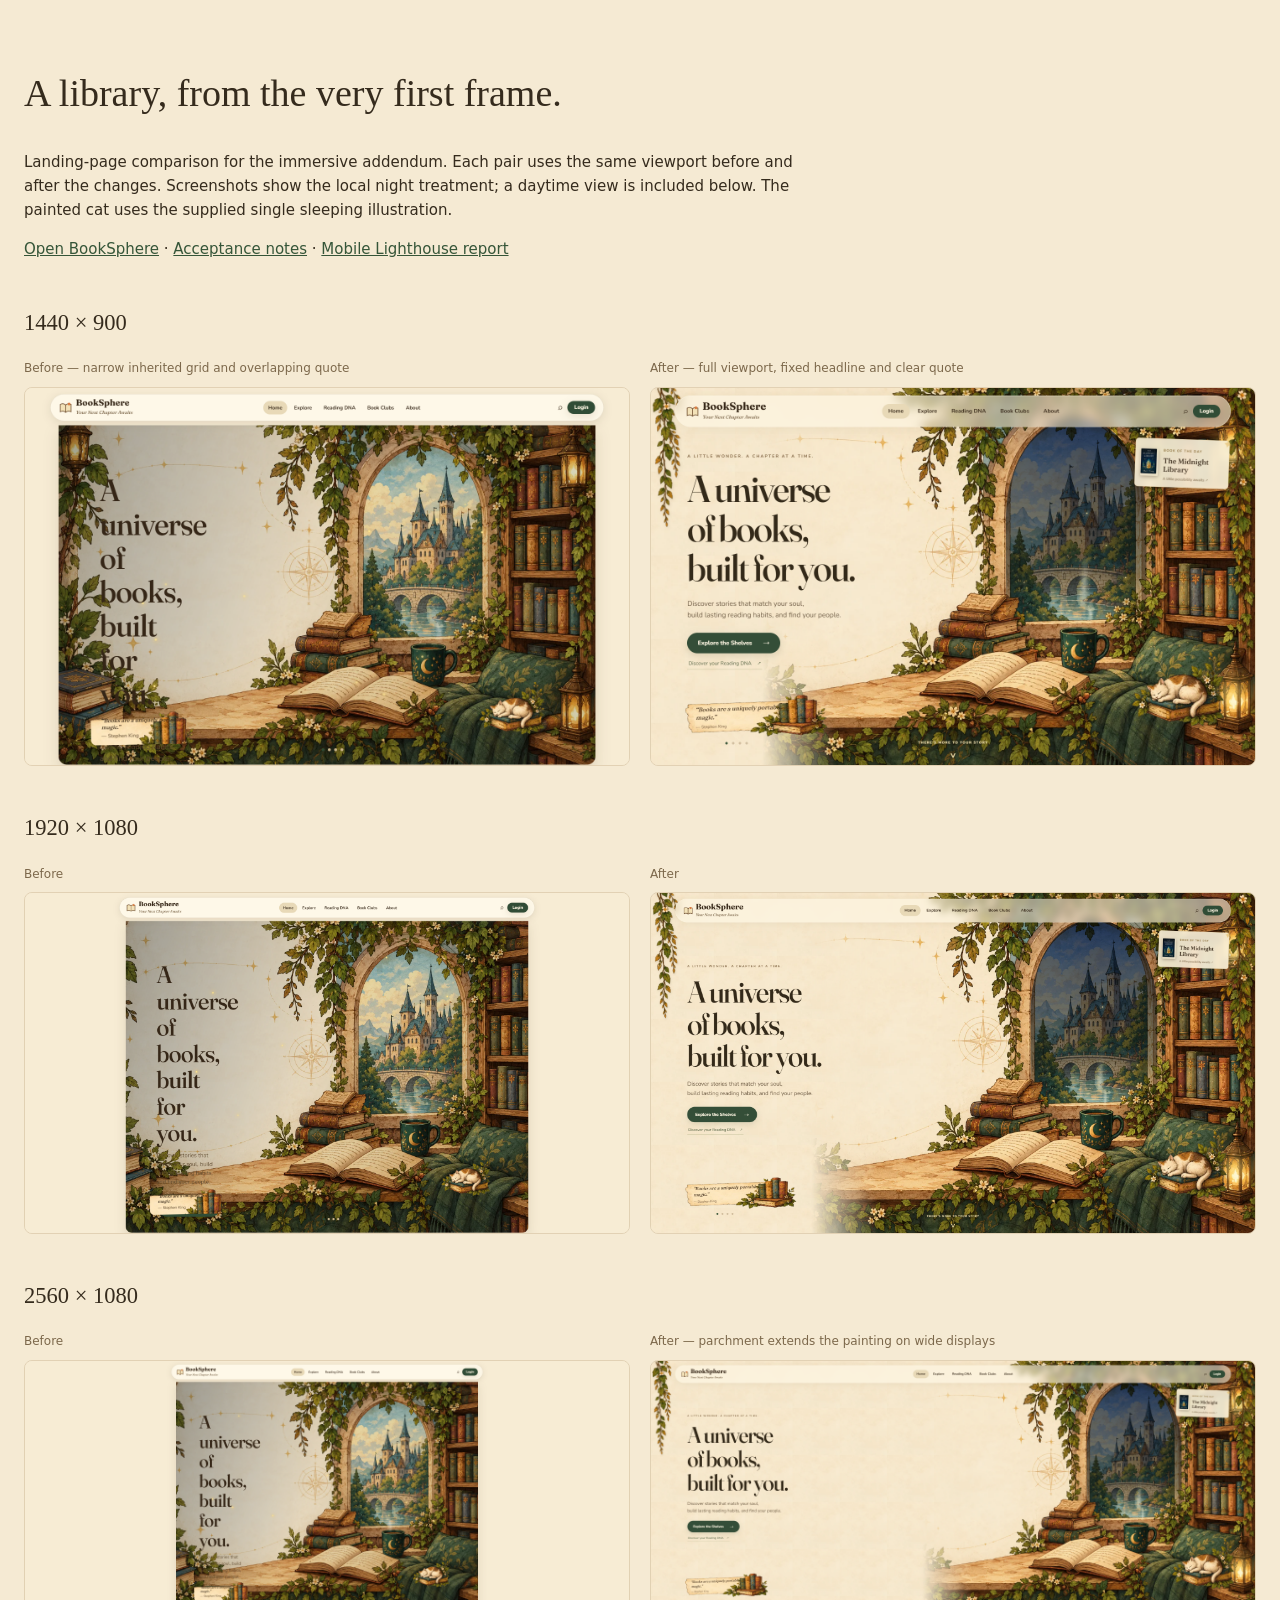
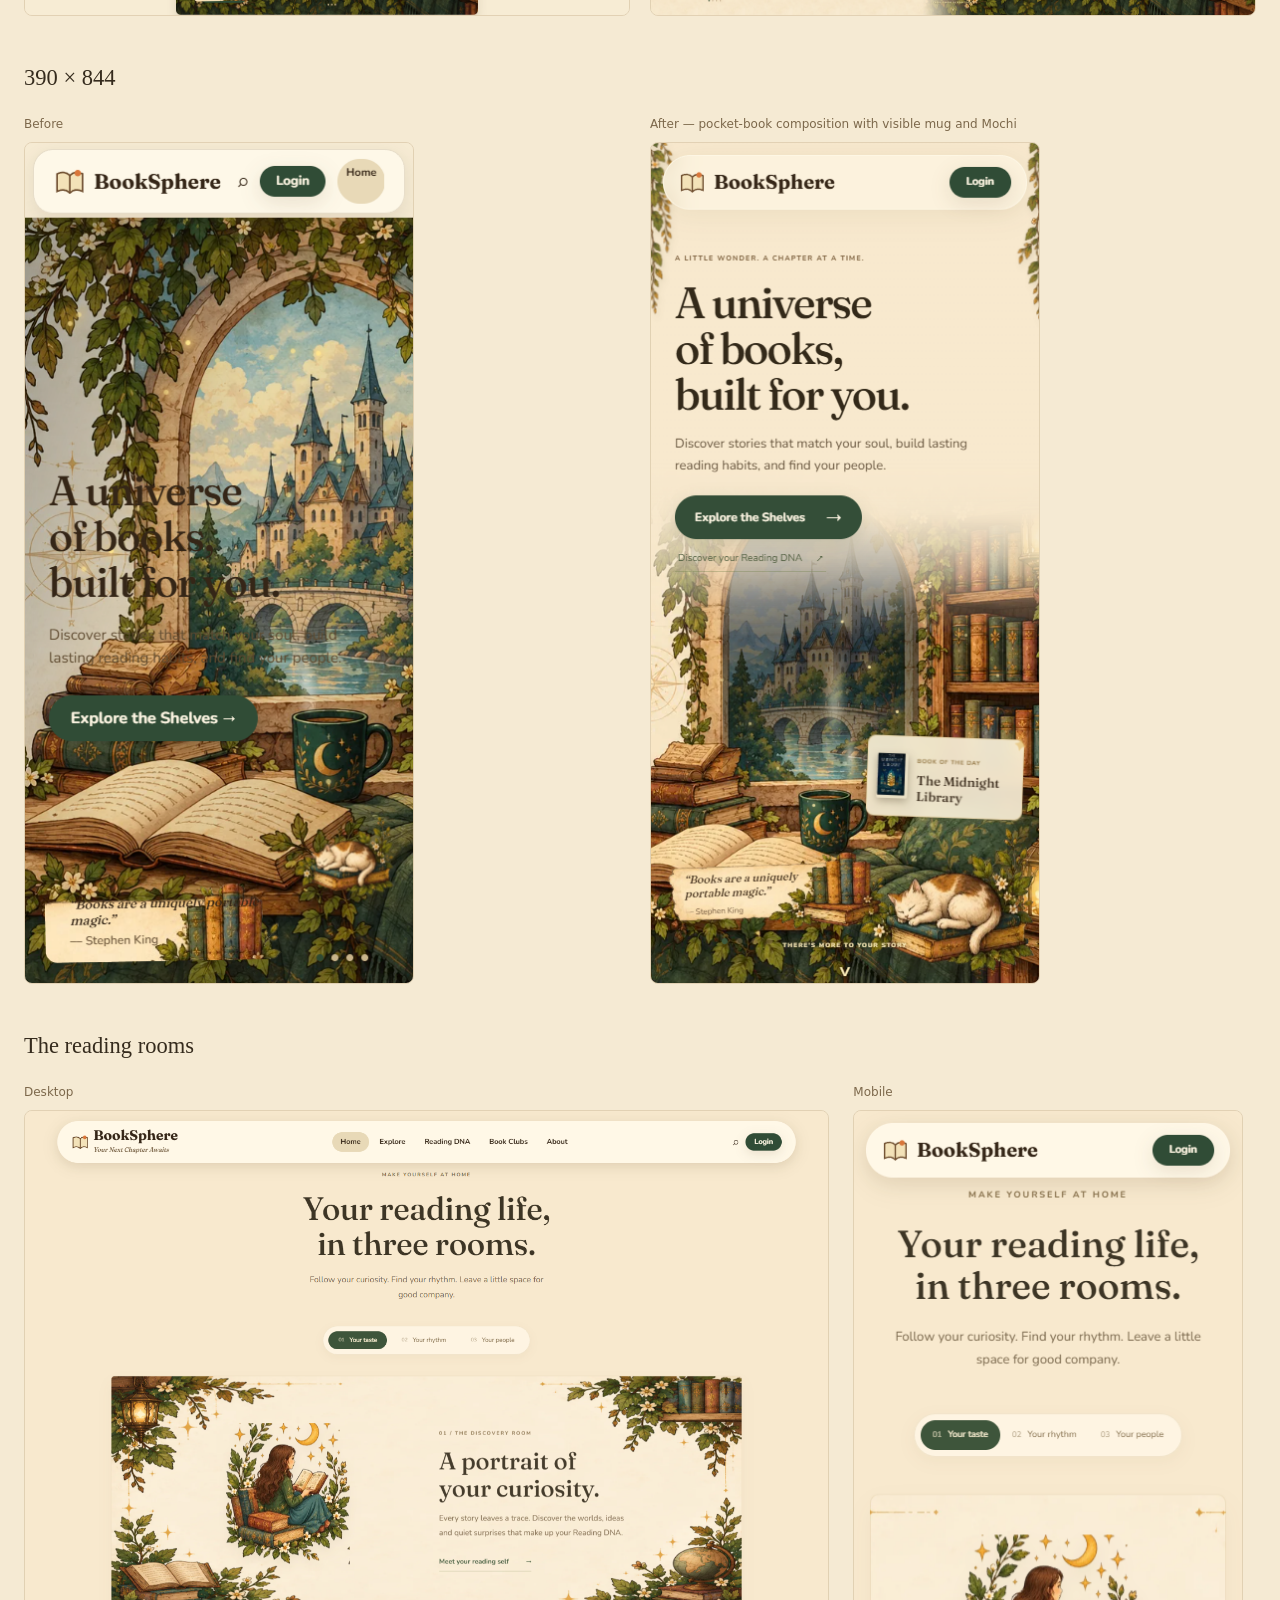
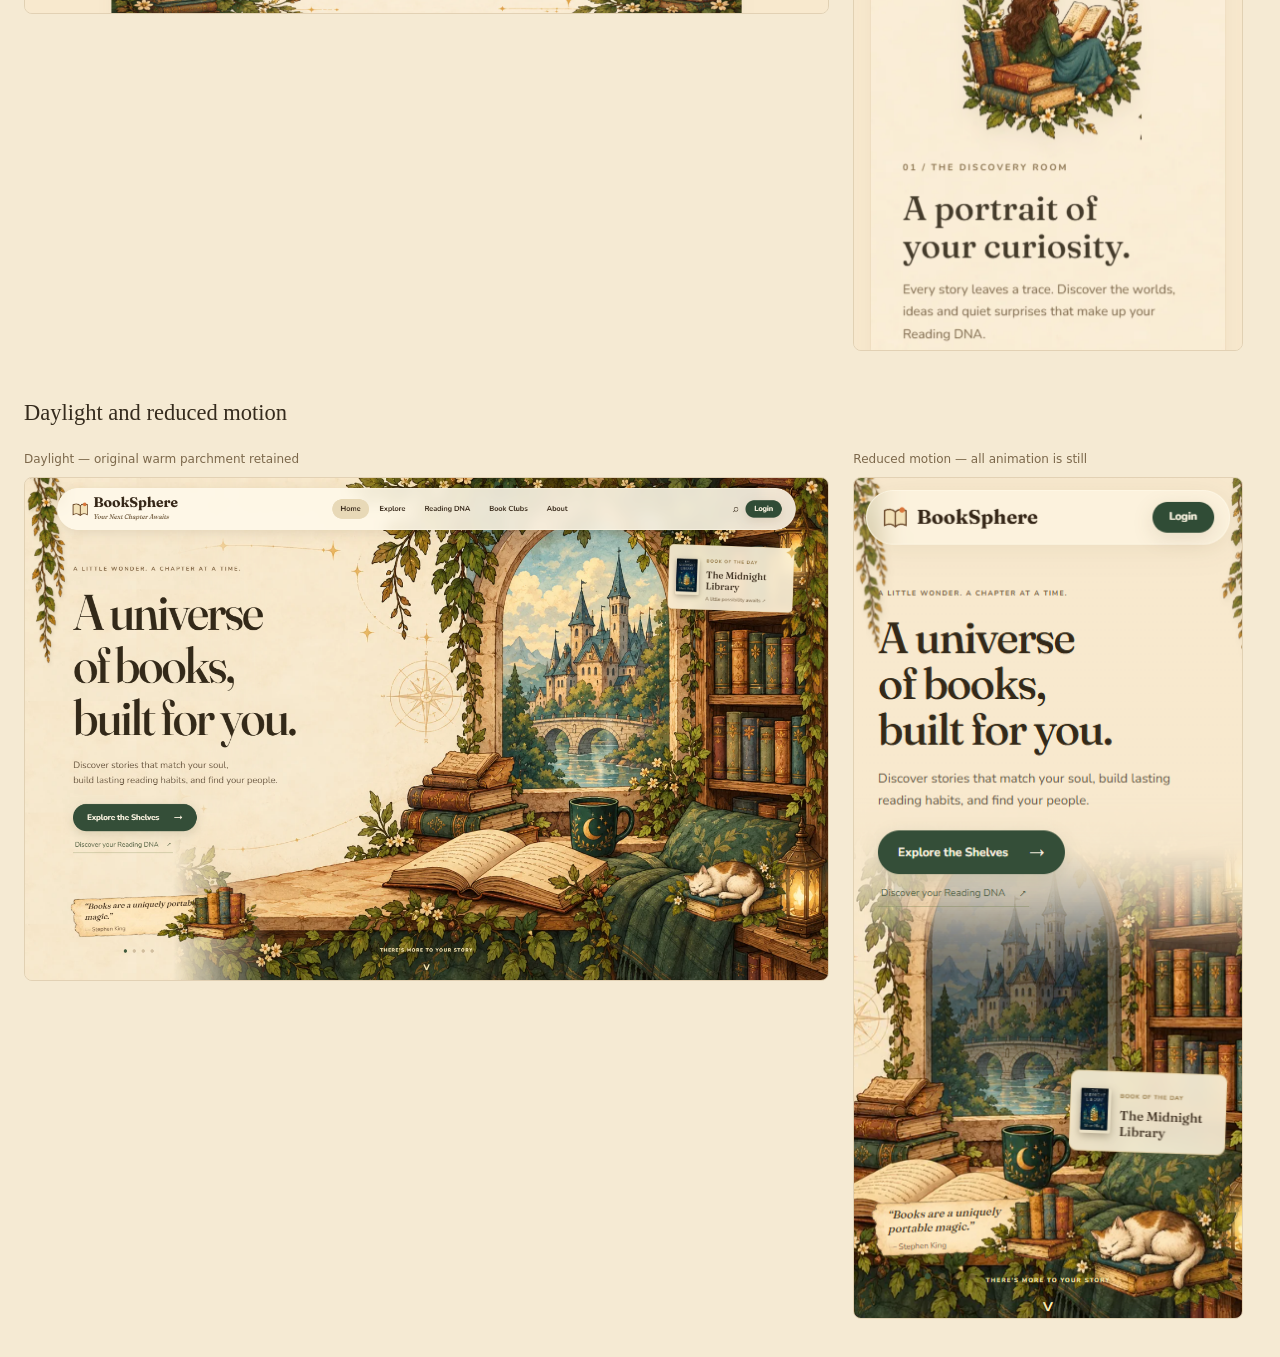
<file: review/index.html>
<!doctype html>
<html lang="en"><head><meta charset="utf-8"><meta name="viewport" content="width=device-width,initial-scale=1"><title>BookSphere — Landing page review</title><style>
*{box-sizing:border-box}body{margin:0;background:#f5ead3;color:#352b1d;font:15px/1.6 system-ui,sans-serif}main{max-width:1600px;margin:auto;padding:38px 24px}h1,h2{font-family:Georgia,serif;font-weight:400}h1{font-size:38px}h2{margin-top:44px}p{max-width:800px}a{color:#355538}.pair{display:grid;grid-template-columns:1fr 1fr;gap:20px}figure{margin:0}figcaption{margin-bottom:8px;color:#7c684b;font-size:12px}img{display:block;width:100%;border:1px solid #bba07755;border-radius:8px}.phone img{max-width:390px}.detail{display:grid;grid-template-columns:2fr 1fr;gap:24px;align-items:start}@media(max-width:700px){.pair,.detail{grid-template-columns:1fr}main{padding:20px 14px}}
</style></head><body><main><h1>A library, from the very first frame.</h1><p>Landing-page comparison for the immersive addendum. Each pair uses the same viewport before and after the changes. Screenshots show the local night treatment; a daytime view is included below. The painted cat uses the supplied single sleeping illustration.</p><p><a href="../index.html#home">Open BookSphere</a> · <a href="../IMMERSIVE_HERO_REVIEW.md">Acceptance notes</a> · <a href="mobile-lighthouse.report.html">Mobile Lighthouse report</a></p>
<h2>1440 × 900</h2><div class="pair"><figure><figcaption>Before — narrow inherited grid and overlapping quote</figcaption><a href="before/1440x900.png"><img src="before/1440x900.png" alt="Landing page before changes at 1440 by 900"></a></figure><figure><figcaption>After — full viewport, fixed headline and clear quote</figcaption><a href="after/1440x900.png"><img src="after/1440x900.png" alt="Landing page after changes at 1440 by 900"></a></figure></div>
<h2>1920 × 1080</h2><div class="pair"><figure><figcaption>Before</figcaption><a href="before/1920x1080.png"><img loading="lazy" src="before/1920x1080.png" alt="Before at 1920 by 1080"></a></figure><figure><figcaption>After</figcaption><a href="after/1920x1080.png"><img loading="lazy" src="after/1920x1080.png" alt="After at 1920 by 1080"></a></figure></div>
<h2>2560 × 1080</h2><div class="pair"><figure><figcaption>Before</figcaption><a href="before/2560x1080.png"><img loading="lazy" src="before/2560x1080.png" alt="Before at 2560 by 1080"></a></figure><figure><figcaption>After — parchment extends the painting on wide displays</figcaption><a href="after/2560x1080.png"><img loading="lazy" src="after/2560x1080.png" alt="After at 2560 by 1080"></a></figure></div>
<h2>390 × 844</h2><div class="pair phone"><figure><figcaption>Before</figcaption><a href="before/390x844.png"><img loading="lazy" src="before/390x844.png" alt="Before at 390 by 844"></a></figure><figure><figcaption>After — pocket-book composition with visible mug and Mochi</figcaption><a href="after/390x844.png"><img loading="lazy" src="after/390x844.png" alt="After at 390 by 844"></a></figure></div>
<h2>The reading rooms</h2><div class="detail"><figure><figcaption>Desktop</figcaption><img loading="lazy" src="after/1440x900-rooms.png" alt="Reading rooms below the hero on desktop"></figure><figure class="phone"><figcaption>Mobile</figcaption><img loading="lazy" src="after/390x844-rooms.png" alt="Reading rooms below the hero on mobile"></figure></div>
<h2>Daylight and reduced motion</h2><div class="detail"><figure><figcaption>Daylight — original warm parchment retained</figcaption><img loading="lazy" src="after/1440x900-day.png" alt="Daytime version of the landing page"></figure><figure class="phone"><figcaption>Reduced motion — all animation is still</figcaption><img loading="lazy" src="after/390x844-reduced-motion.png" alt="Still mobile landing page with reduced motion"></figure></div>
</main></body></html>
</file>
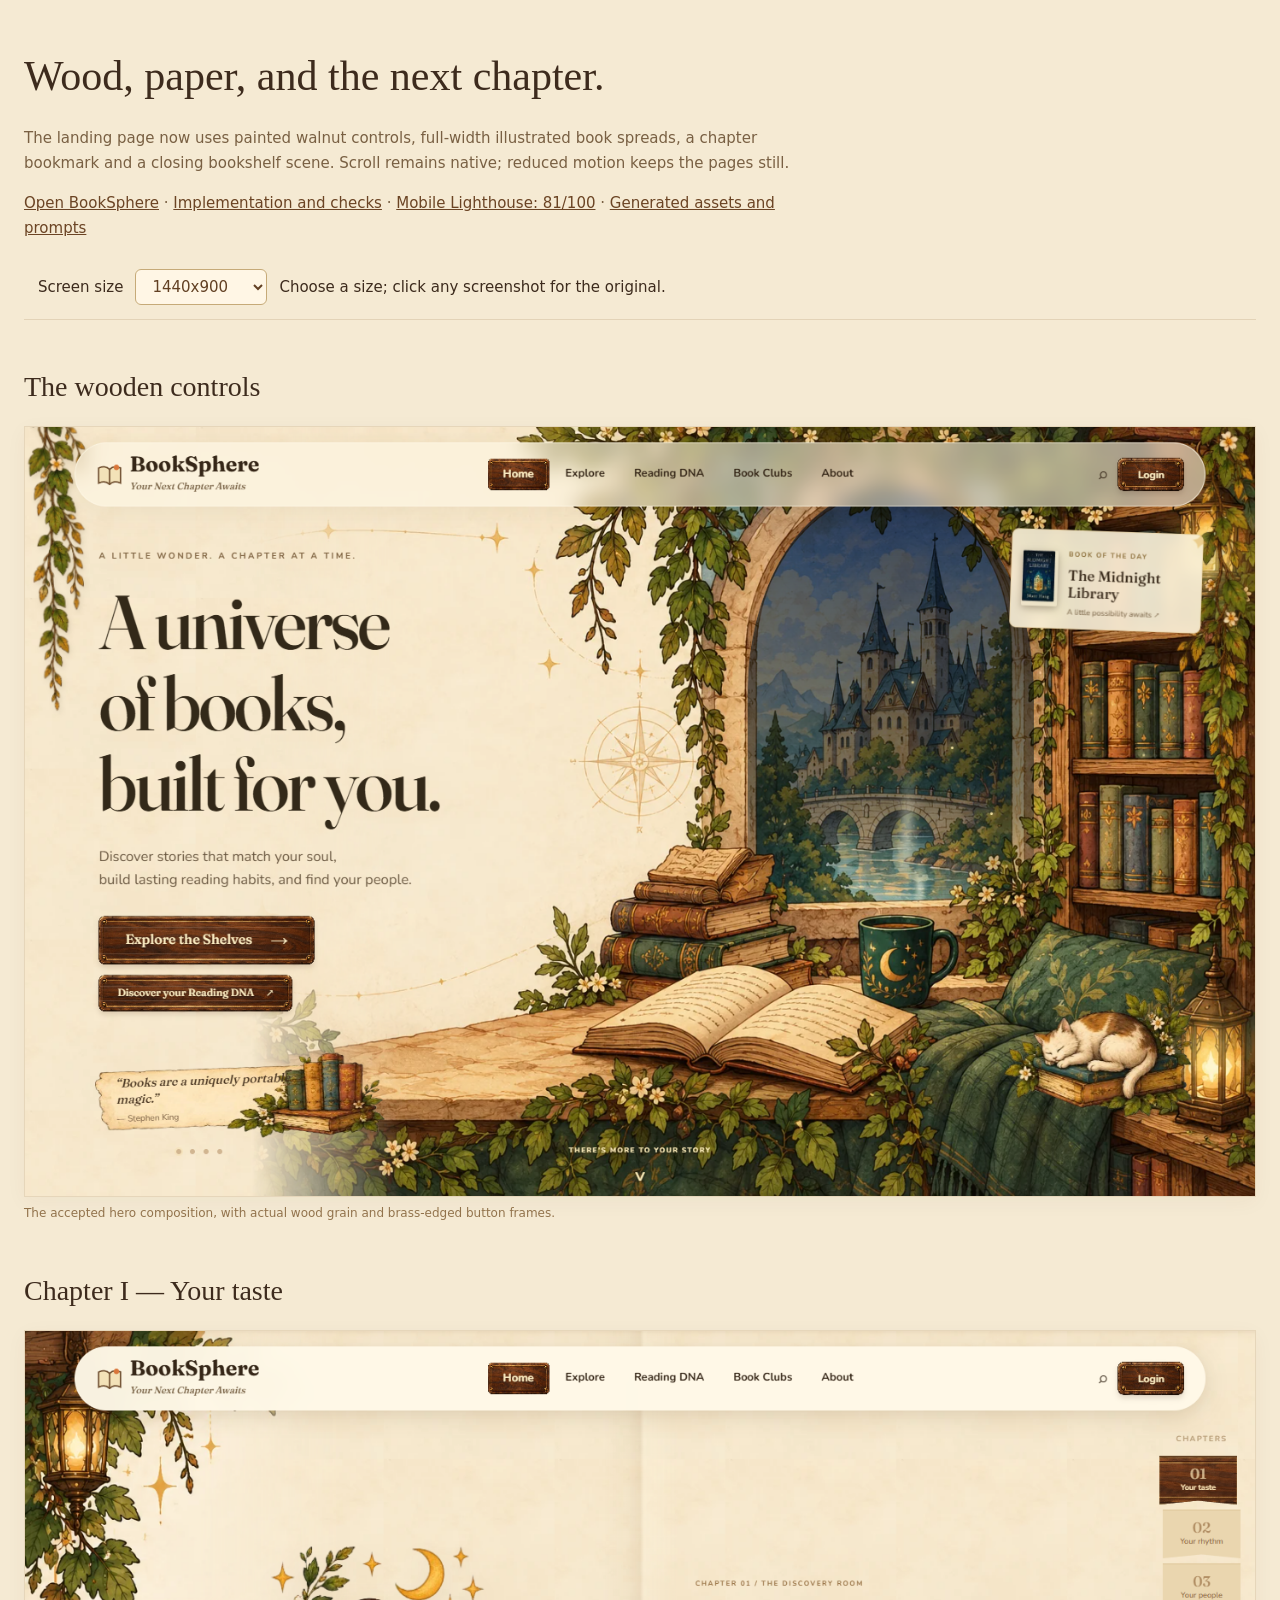
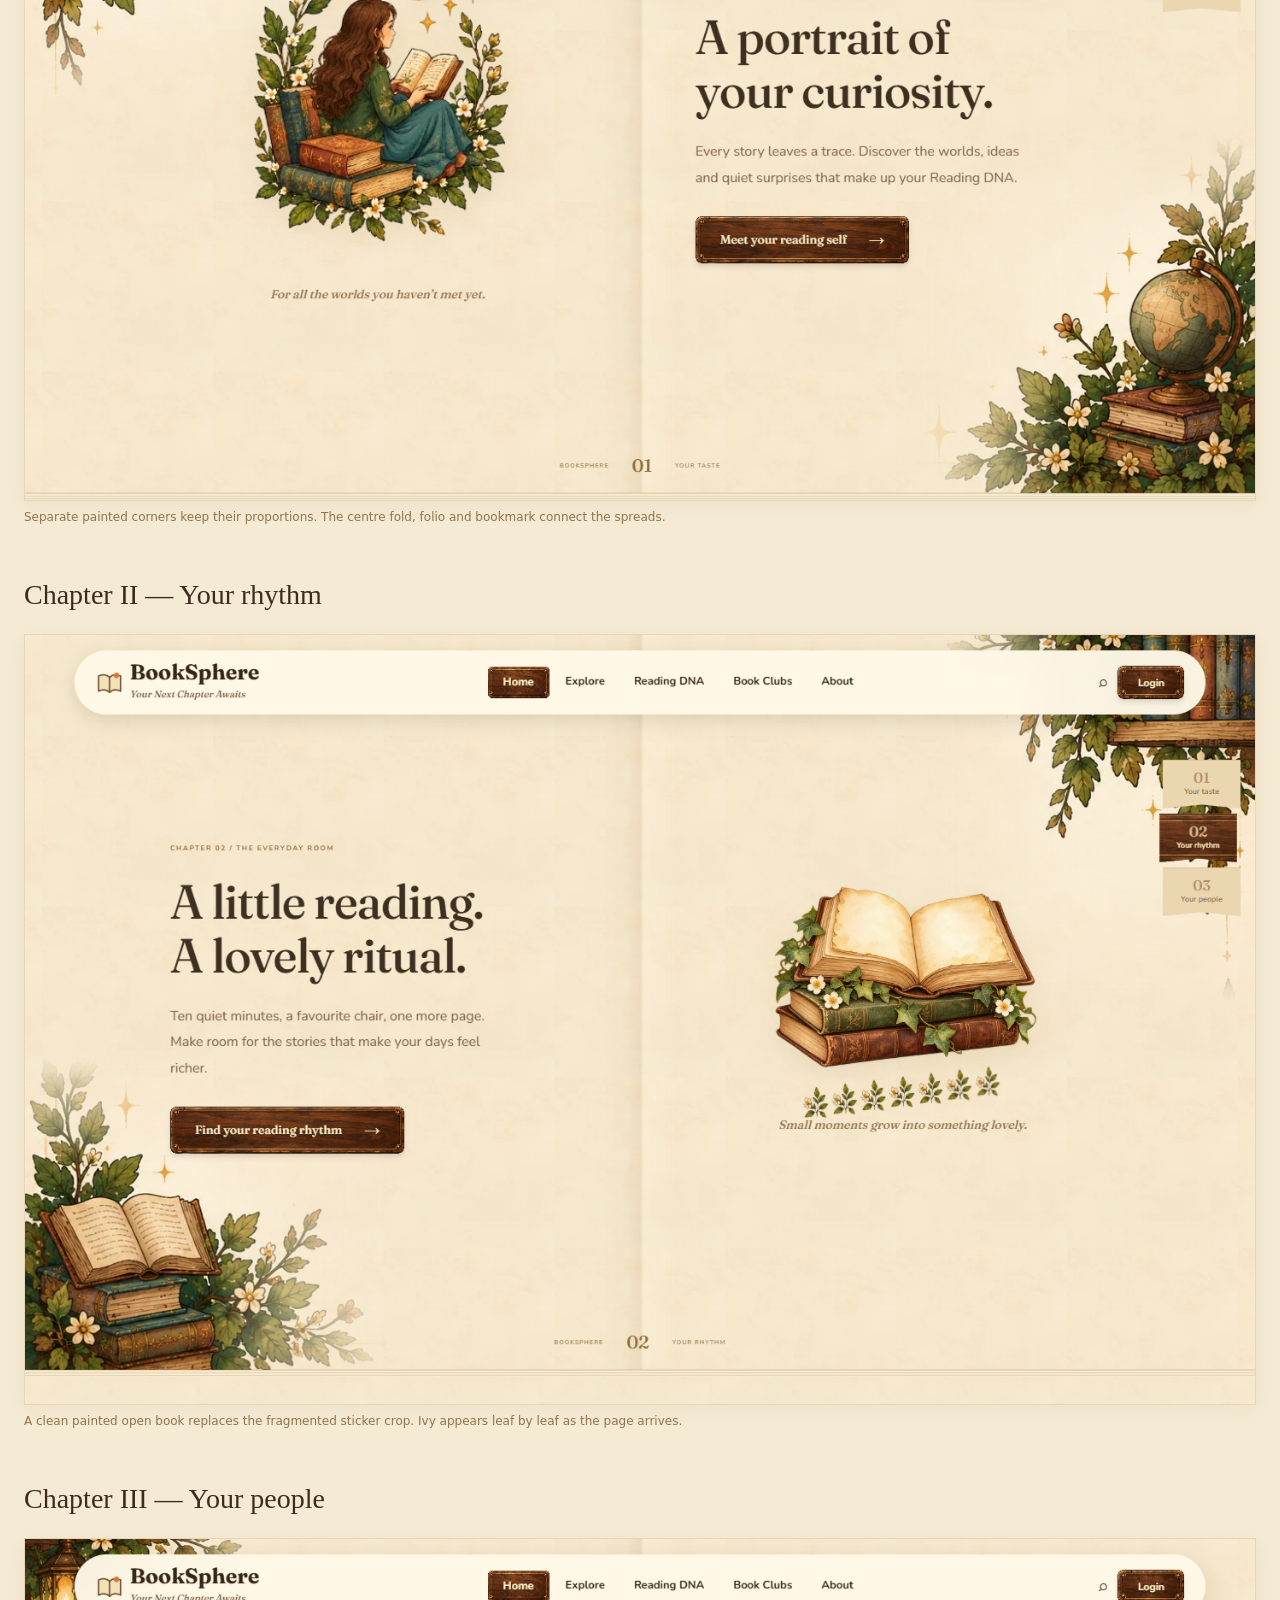
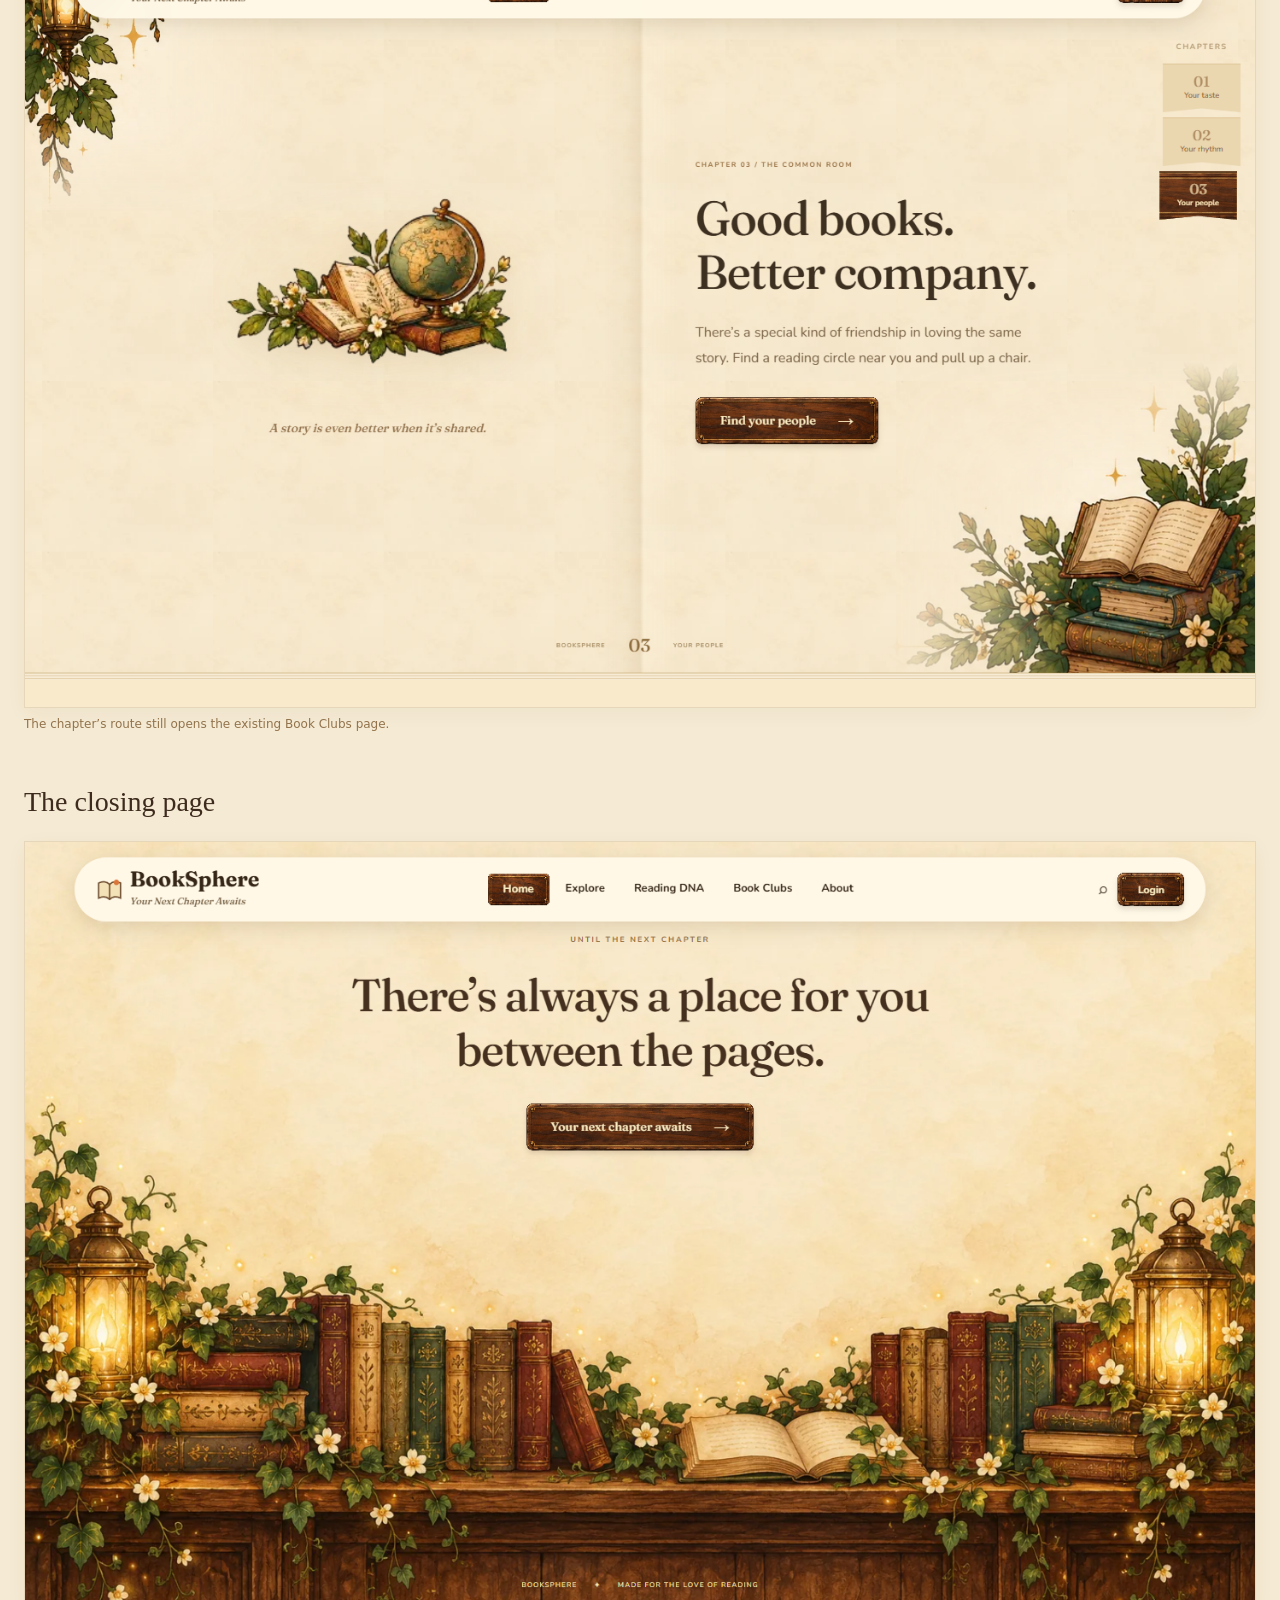
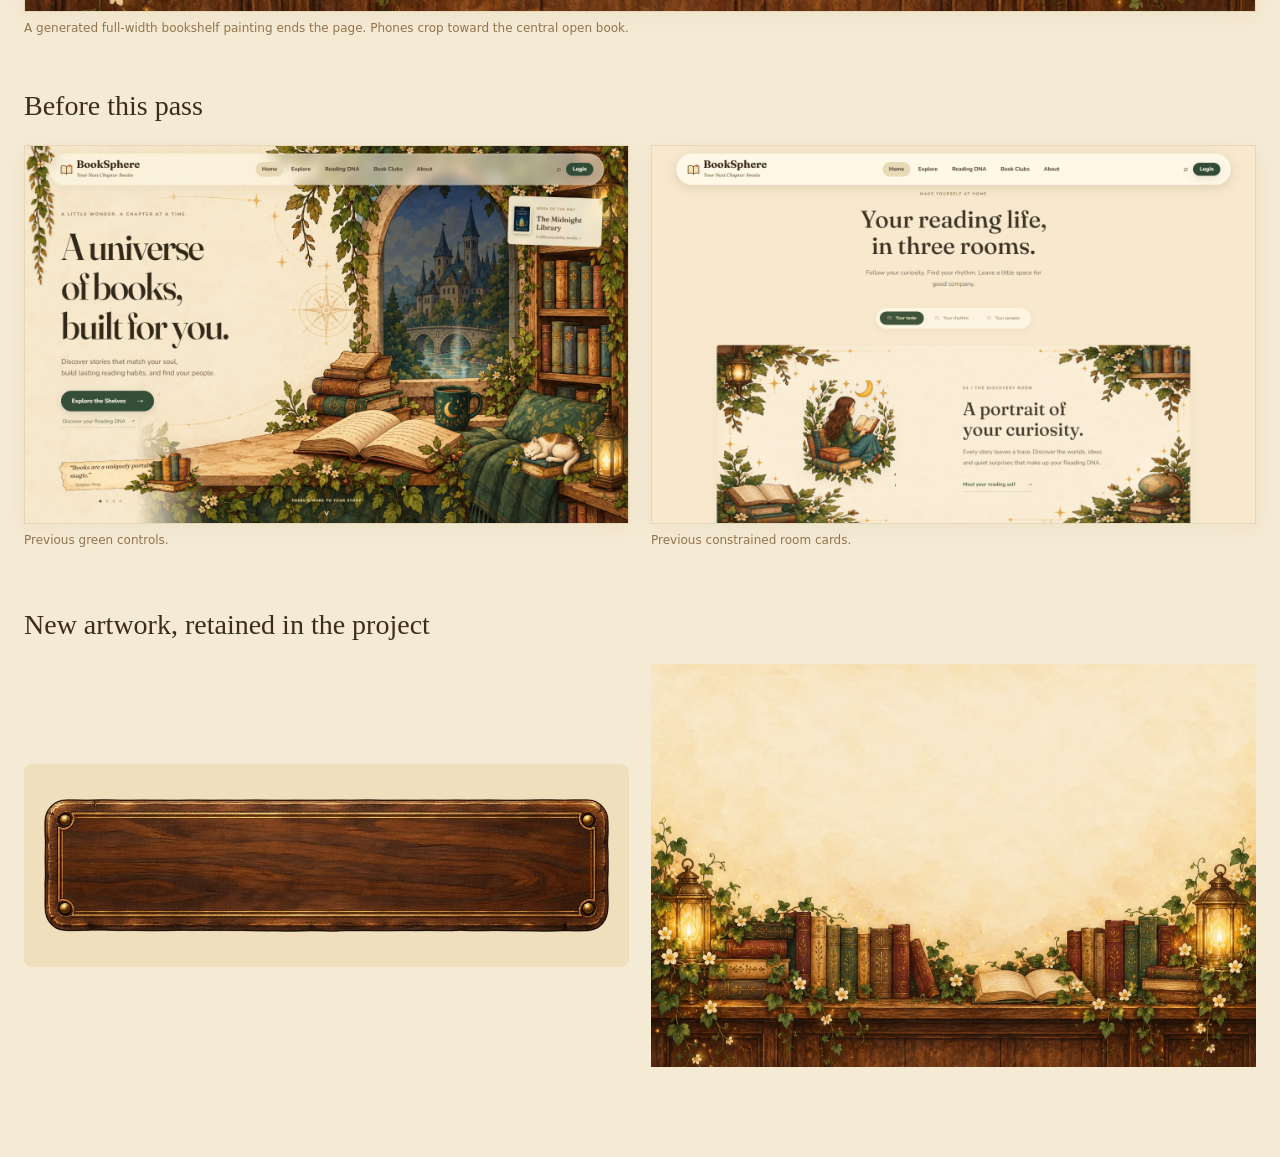
<file: review/bookcraft.html>
<!doctype html>
<html lang="en"><head><meta charset="utf-8"><meta name="viewport" content="width=device-width,initial-scale=1"><title>BookSphere — Wood & pages review</title><style>
*{box-sizing:border-box}body{margin:0;background:#f5ead3;color:#3d2b1d;font:15px/1.65 system-ui,sans-serif}main{max-width:1500px;margin:auto;padding:42px 24px 90px}h1,h2{font-family:Georgia,serif;font-weight:400}h1{font-size:42px;margin:0 0 14px}h2{font-size:28px;margin:44px 0 16px}p{max-width:780px;color:#796043}a{color:#6b4424}.controls{position:sticky;top:0;z-index:5;display:flex;flex-wrap:wrap;align-items:center;gap:12px;padding:14px;background:#f5ead3f2;border-bottom:1px solid #b3946844;backdrop-filter:blur(8px)}select{font:inherit;padding:7px 12px;background:#fff6e5;color:#624023;border:1px solid #c6aa78;border-radius:6px}.screenshot{display:block;width:100%;border:1px solid #a8875733;box-shadow:0 5px 20px #5235140b}.screen.phone img{width:auto;max-width:100%;margin:auto}figure{margin:0}figcaption{font-size:12px;color:#92734c;margin:7px 0}.pair{display:grid;grid-template-columns:1fr 1fr;gap:22px}.pair img{width:100%}.assets{display:grid;grid-template-columns:1fr 1fr;gap:22px;align-items:center}.assets img{display:block;width:100%}.assets .wood{padding:35px 20px;background:#f0dfbd;border-radius:8px}@media(max-width:700px){main{padding:28px 14px}h1{font-size:32px}.pair,.assets{grid-template-columns:1fr}.controls{gap:7px;font-size:12px}}
</style></head><body><main><h1>Wood, paper, and the next chapter.</h1><p>The landing page now uses painted walnut controls, full-width illustrated book spreads, a chapter bookmark and a closing bookshelf scene. Scroll remains native; reduced motion keeps the pages still.</p><p><a href="../index.html#home">Open BookSphere</a> · <a href="../BOOKCRAFT_REVIEW.md">Implementation and checks</a> · <a href="bookcraft/mobile-lighthouse.report.html">Mobile Lighthouse: 81/100</a> · <a href="../assets/craft/GENERATION.md">Generated assets and prompts</a></p>
<div class="controls"><label for="viewport">Screen size</label><select id="viewport"><option>1440x900</option><option>1920x1080</option><option>2560x1080</option><option>390x844</option></select><span>Choose a size; click any screenshot for the original.</span></div>
<h2>The wooden controls</h2><figure class="screen" data-view=""><a><img class="screenshot" src="bookcraft/1440x900.png" alt="Landing page with wooden controls"></a><figcaption>The accepted hero composition, with actual wood grain and brass-edged button frames.</figcaption></figure>
<h2>Chapter I — Your taste</h2><figure class="screen" data-view="dna"><a><img class="screenshot" loading="lazy" src="bookcraft/1440x900-dna.png" alt="Full-width reading DNA spread"></a><figcaption>Separate painted corners keep their proportions. The centre fold, folio and bookmark connect the spreads.</figcaption></figure>
<h2>Chapter II — Your rhythm</h2><figure class="screen" data-view="streaks"><a><img class="screenshot" loading="lazy" src="bookcraft/1440x900-streaks.png" alt="Full-width reading ritual spread"></a><figcaption>A clean painted open book replaces the fragmented sticker crop. Ivy appears leaf by leaf as the page arrives.</figcaption></figure>
<h2>Chapter III — Your people</h2><figure class="screen" data-view="clubs"><a><img class="screenshot" loading="lazy" src="bookcraft/1440x900-clubs.png" alt="Full-width book clubs spread"></a><figcaption>The chapter’s route still opens the existing Book Clubs page.</figcaption></figure>
<h2>The closing page</h2><figure class="screen" data-view="closing"><a><img class="screenshot" loading="lazy" src="bookcraft/1440x900-closing.png" alt="Full-page illustrated closing bookshelf"></a><figcaption>A generated full-width bookshelf painting ends the page. Phones crop toward the central open book.</figcaption></figure>
<h2>Before this pass</h2><div class="pair"><figure><img class="screenshot" loading="lazy" src="bookcraft-before/1440x900.png" alt="Previous landing controls"><figcaption>Previous green controls.</figcaption></figure><figure><img class="screenshot" loading="lazy" src="bookcraft-before/1440x900-rooms.png" alt="Previous framed room cards"><figcaption>Previous constrained room cards.</figcaption></figure></div>
<h2>New artwork, retained in the project</h2><div class="assets"><div class="wood"><img loading="lazy" src="../assets/craft/walnut-plaque.webp" alt="Generated walnut plaque texture with gold border"></div><img loading="lazy" src="../assets/craft/closing-library.webp" alt="Generated closing library painting"></div>
</main><script>
const select=document.querySelector('#viewport');function update(){document.querySelectorAll('.screen').forEach(figure=>{const suffix=figure.dataset.view?'-'+figure.dataset.view:'';const src='bookcraft/'+select.value+suffix+'.png';figure.querySelector('img').src=src;figure.querySelector('a').href=src;figure.classList.toggle('phone',select.value.startsWith('390'))})}select.addEventListener('change',update);update();
</script></body></html>
</file>
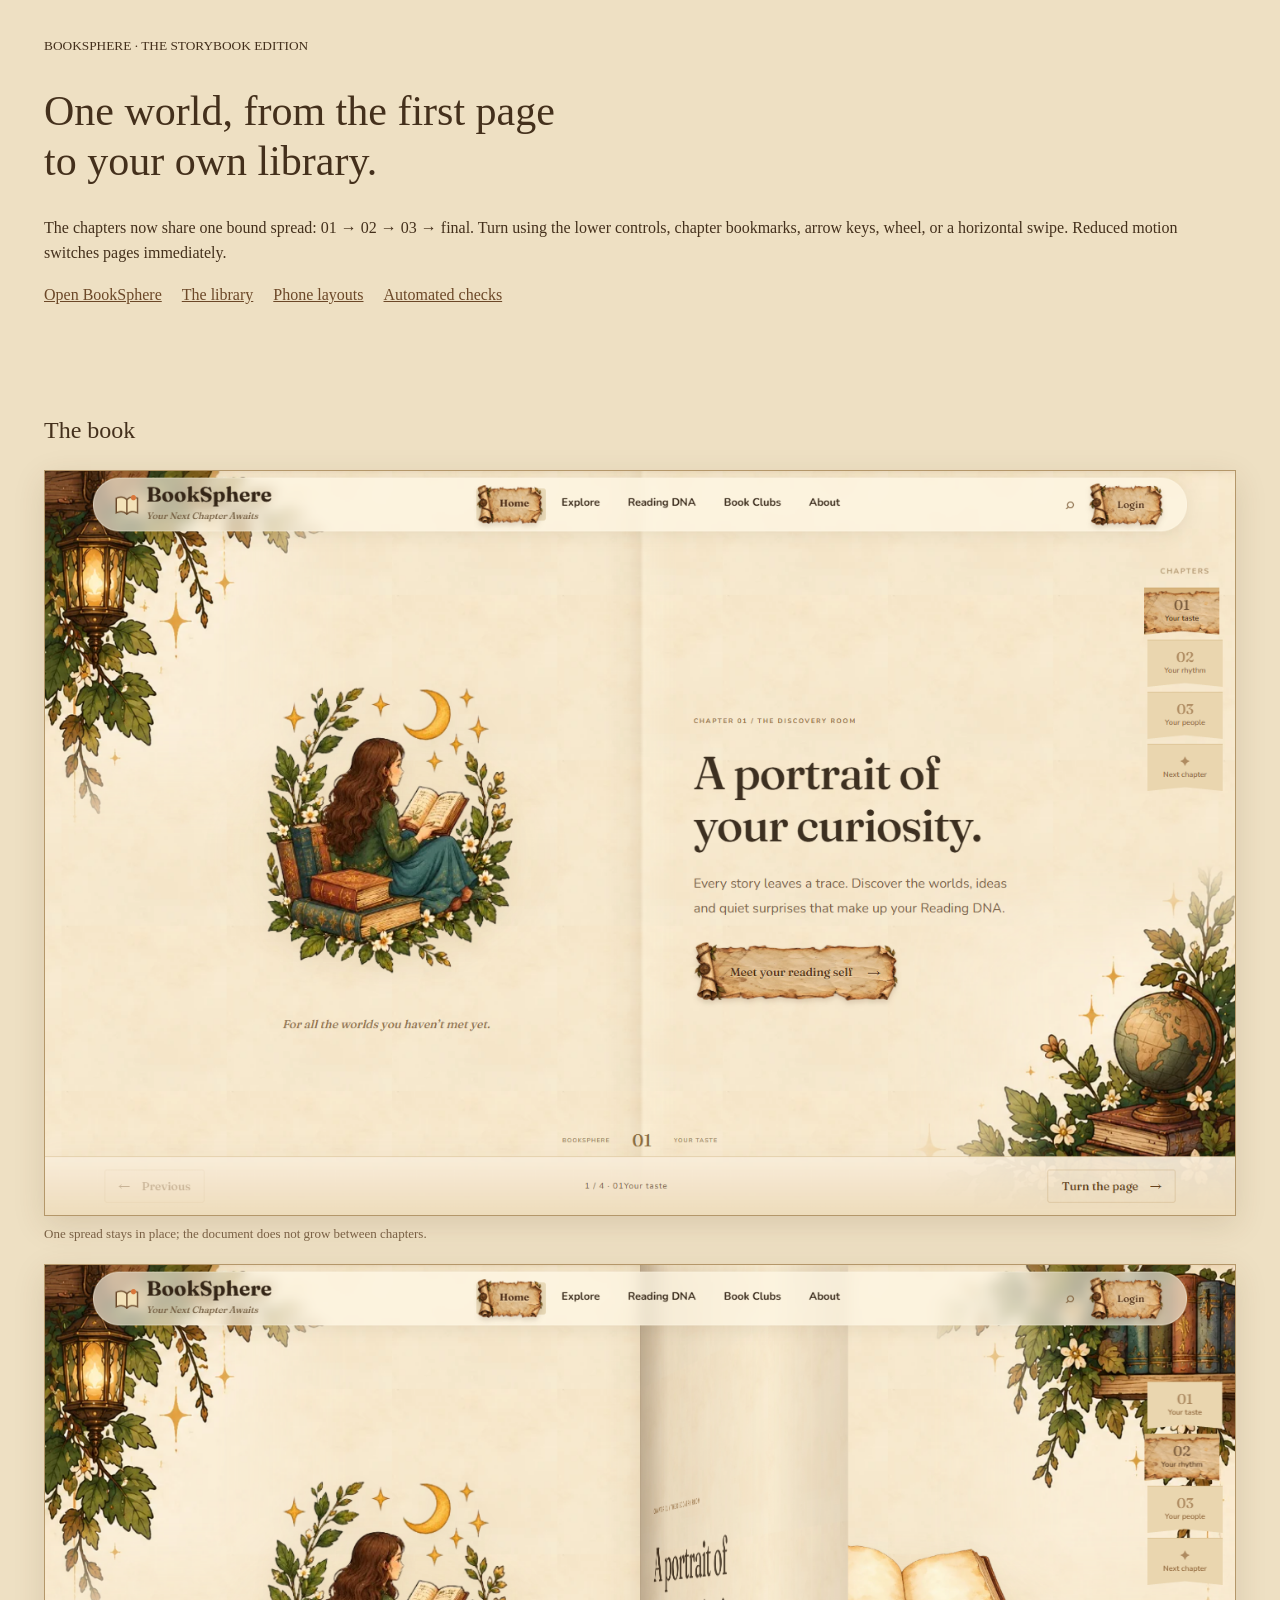
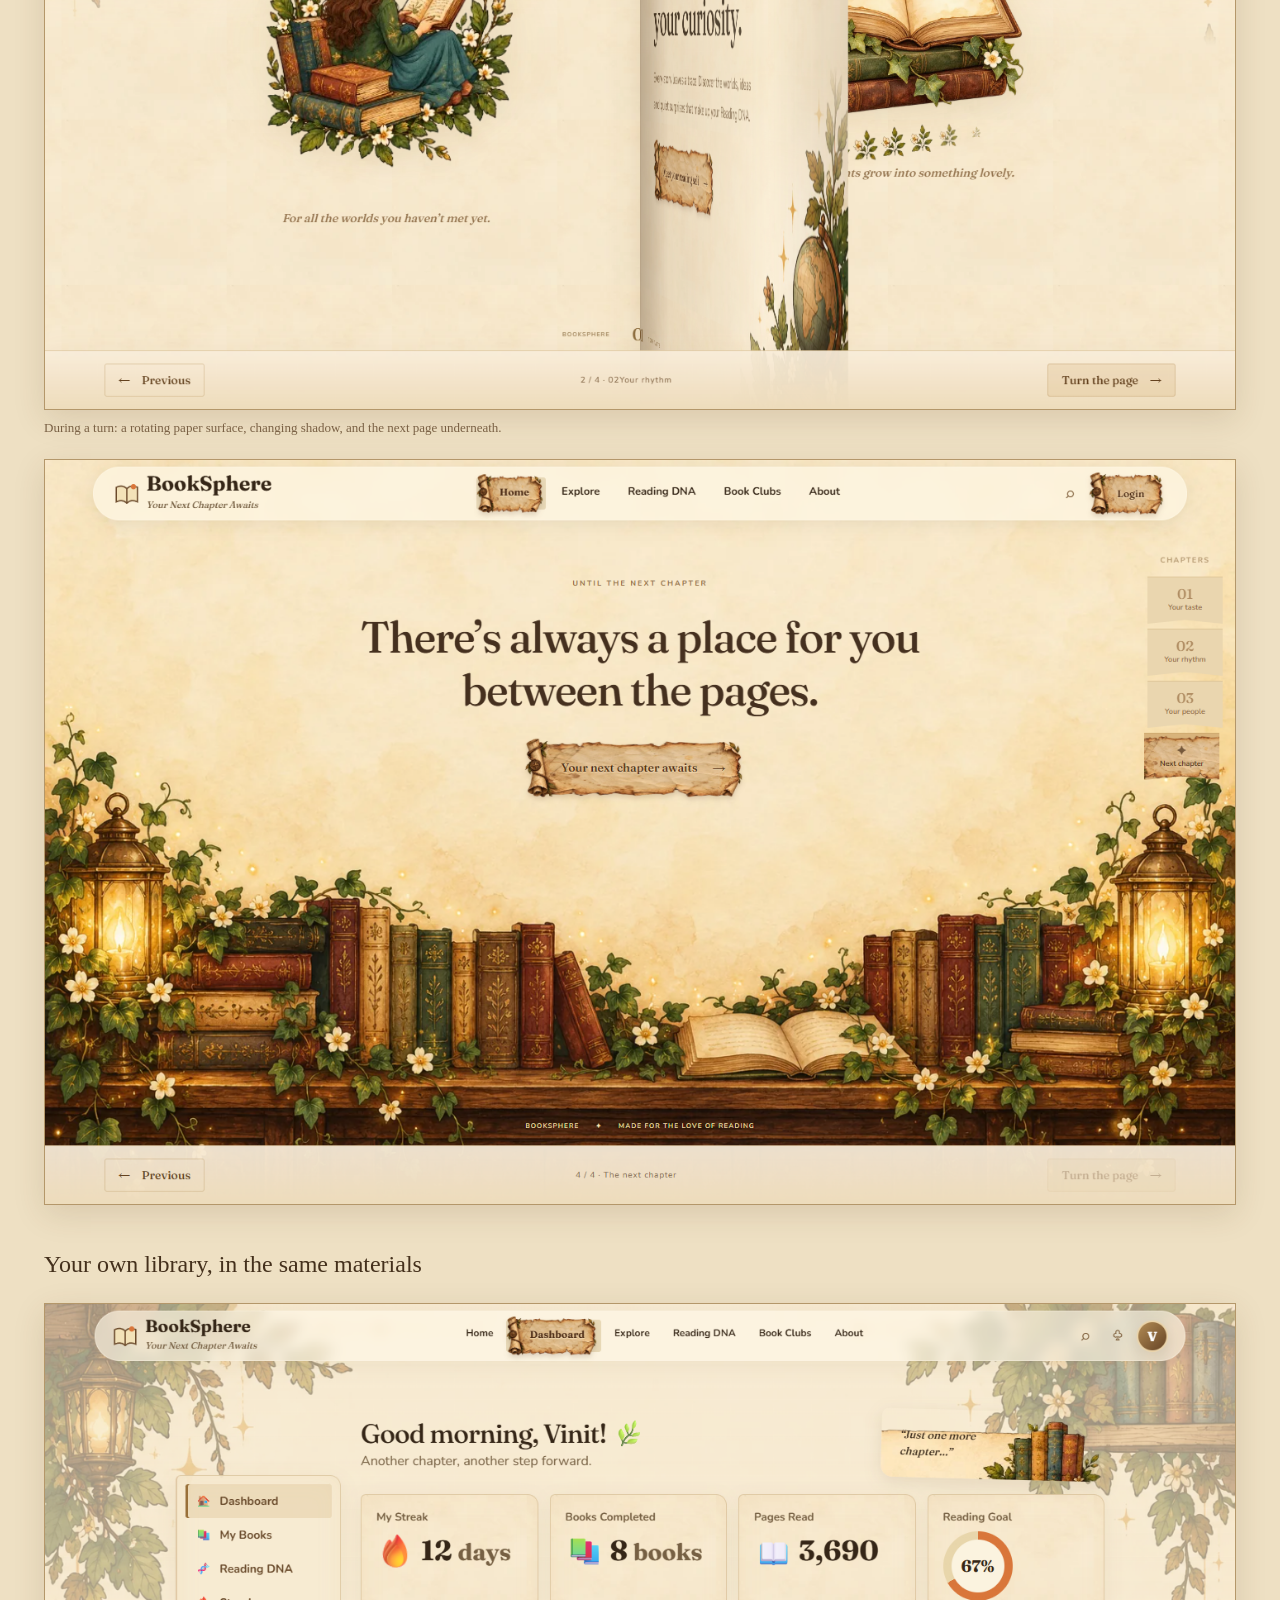
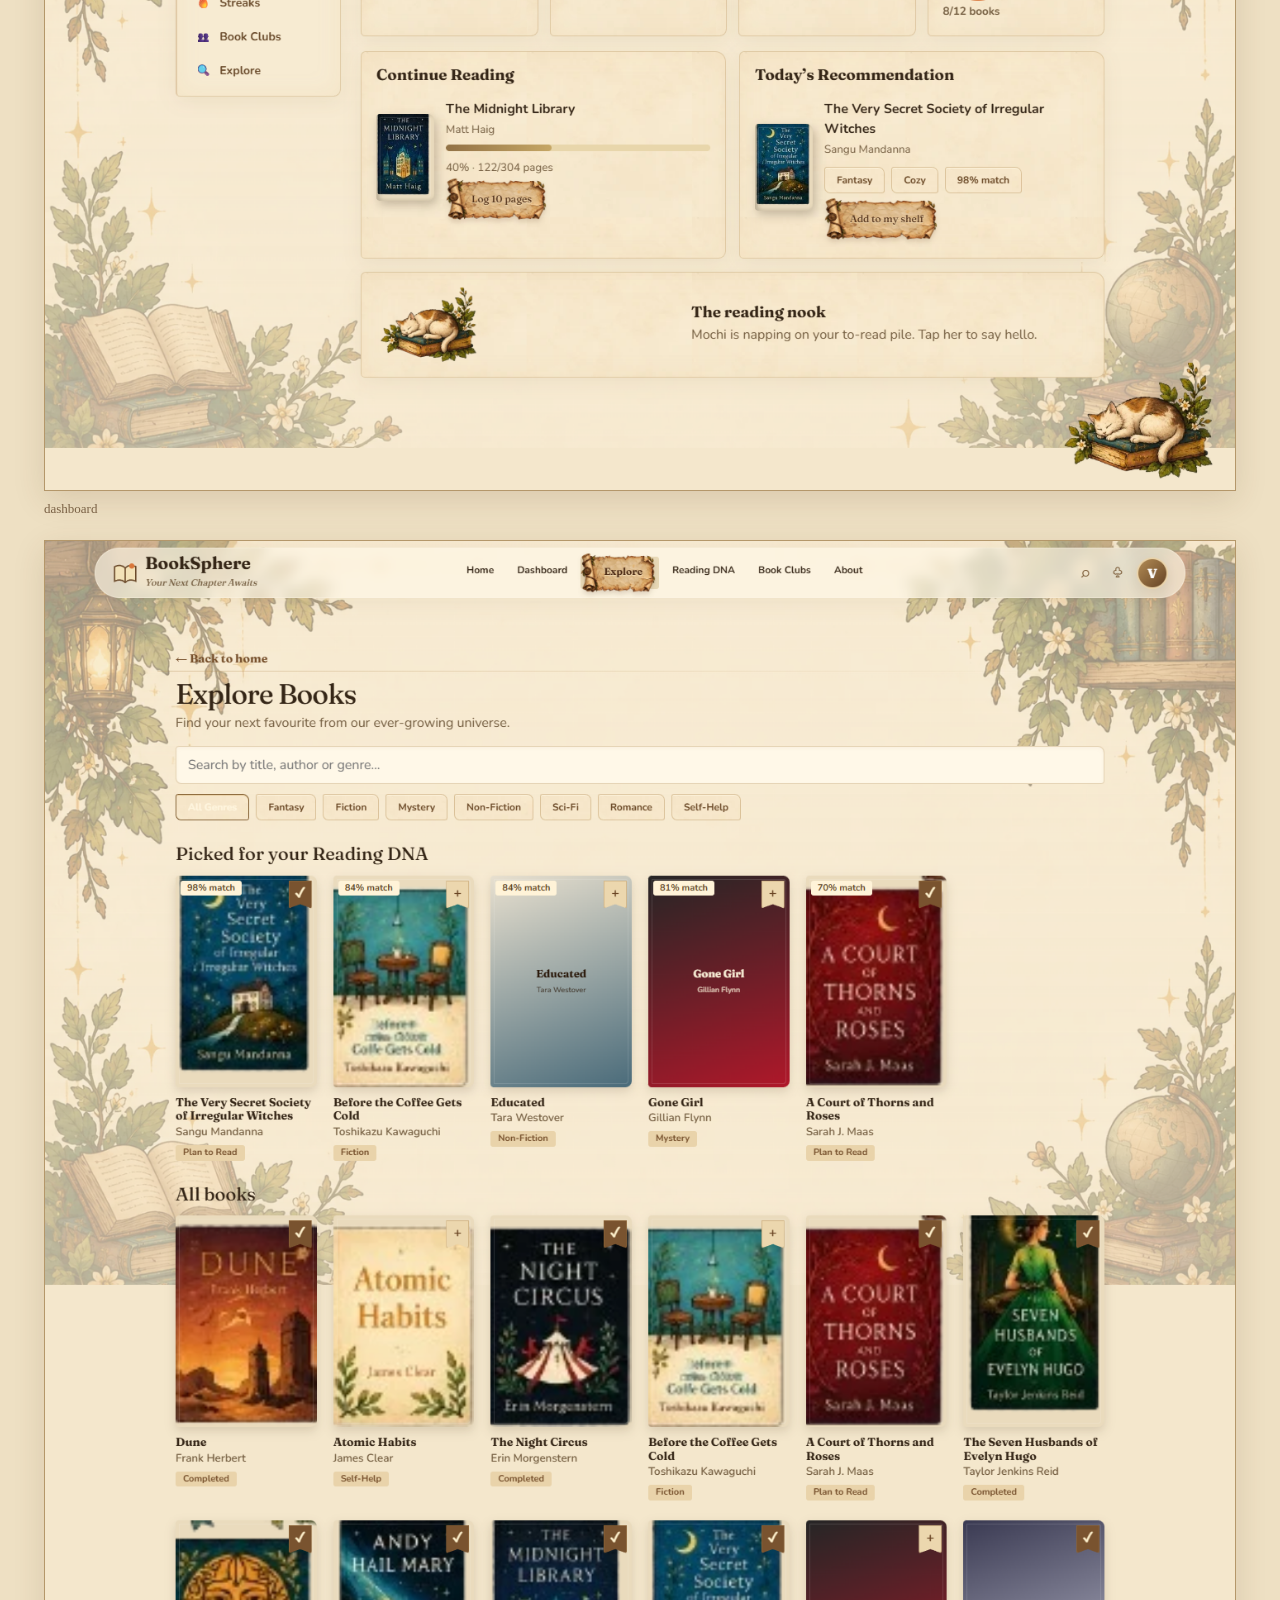
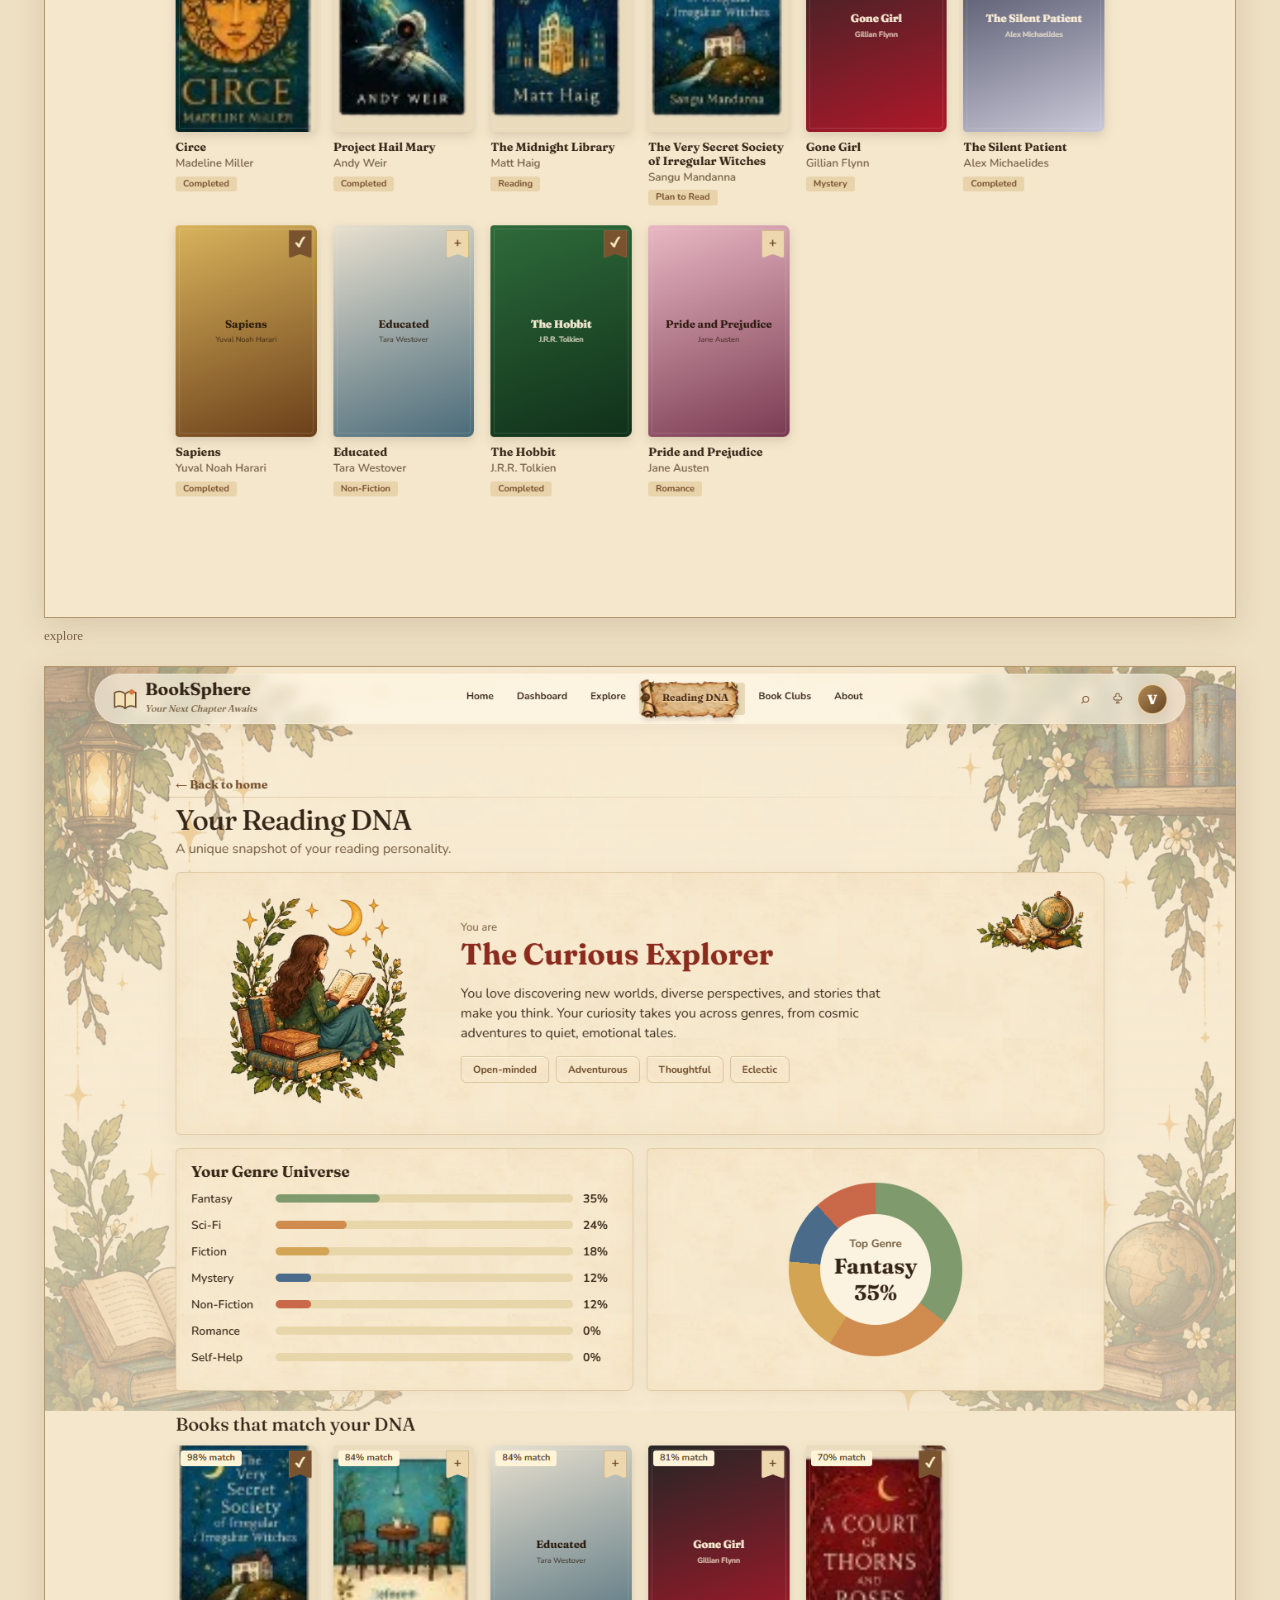
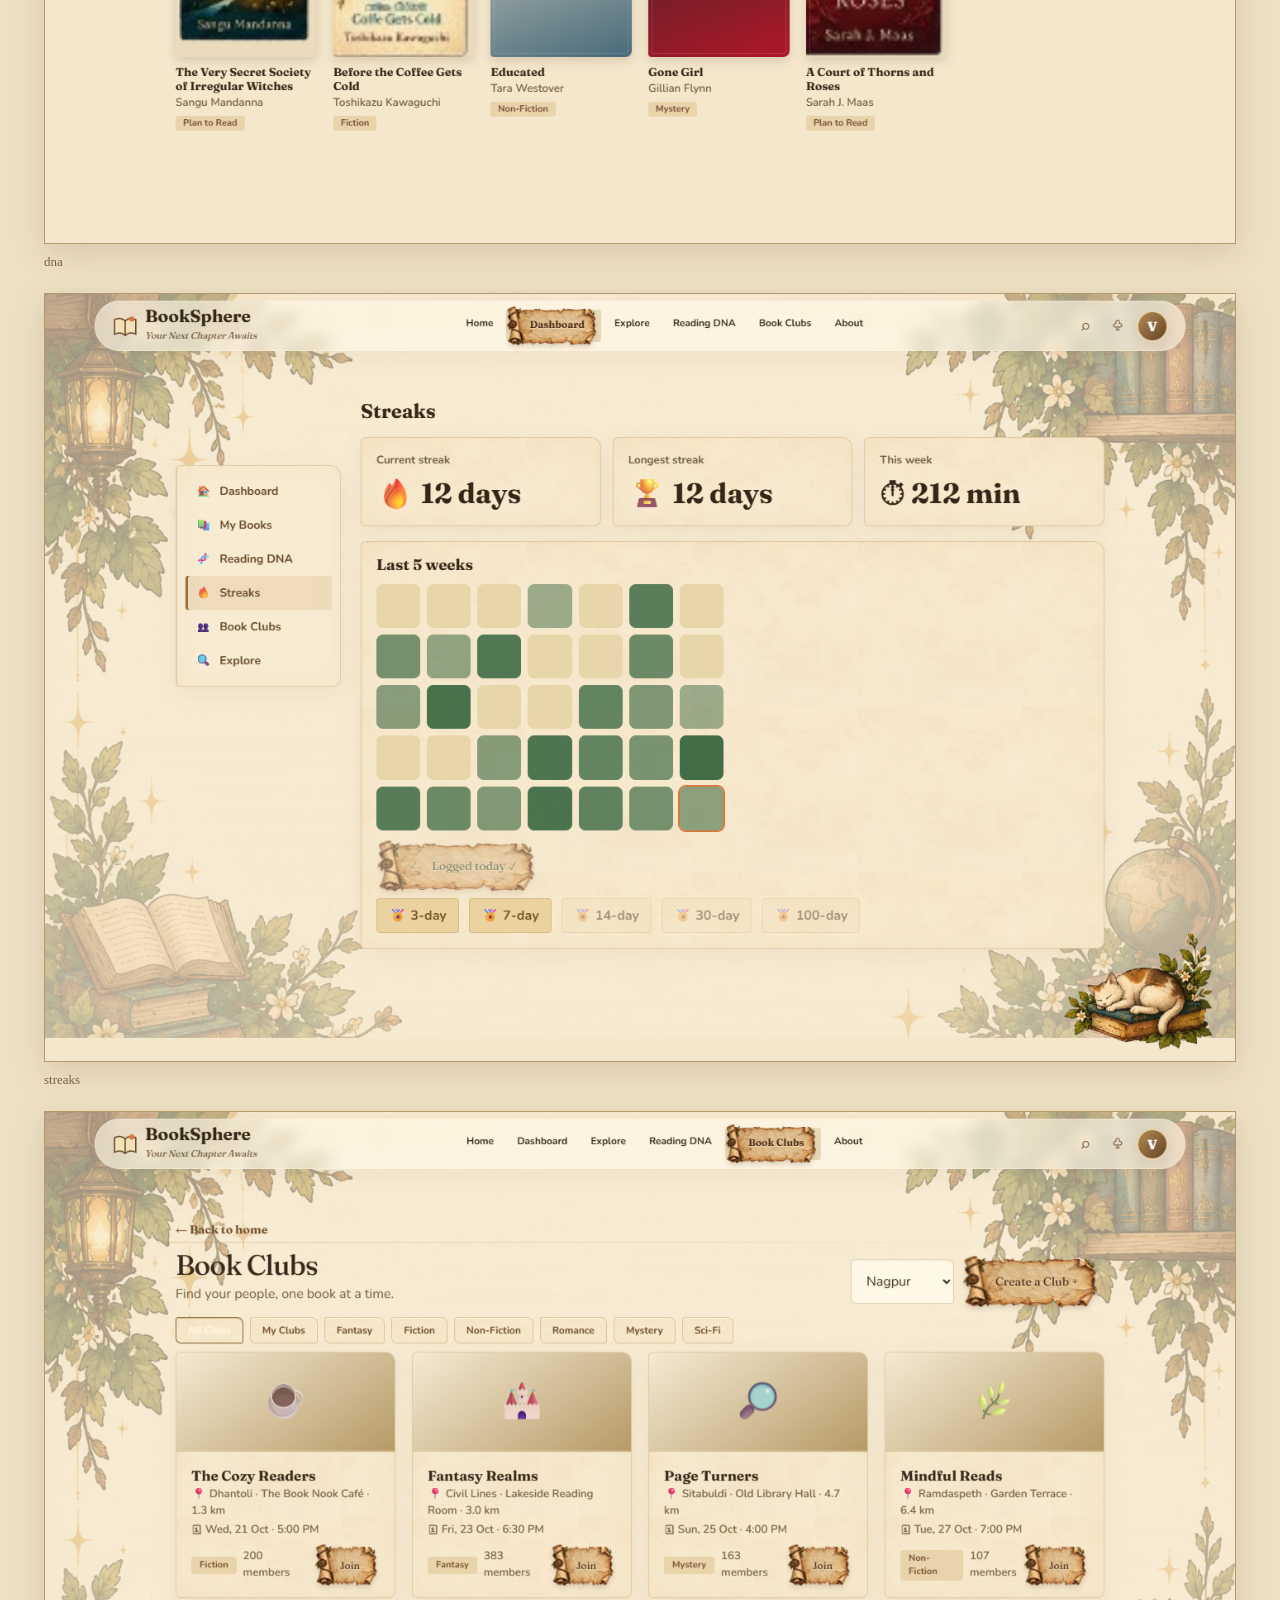
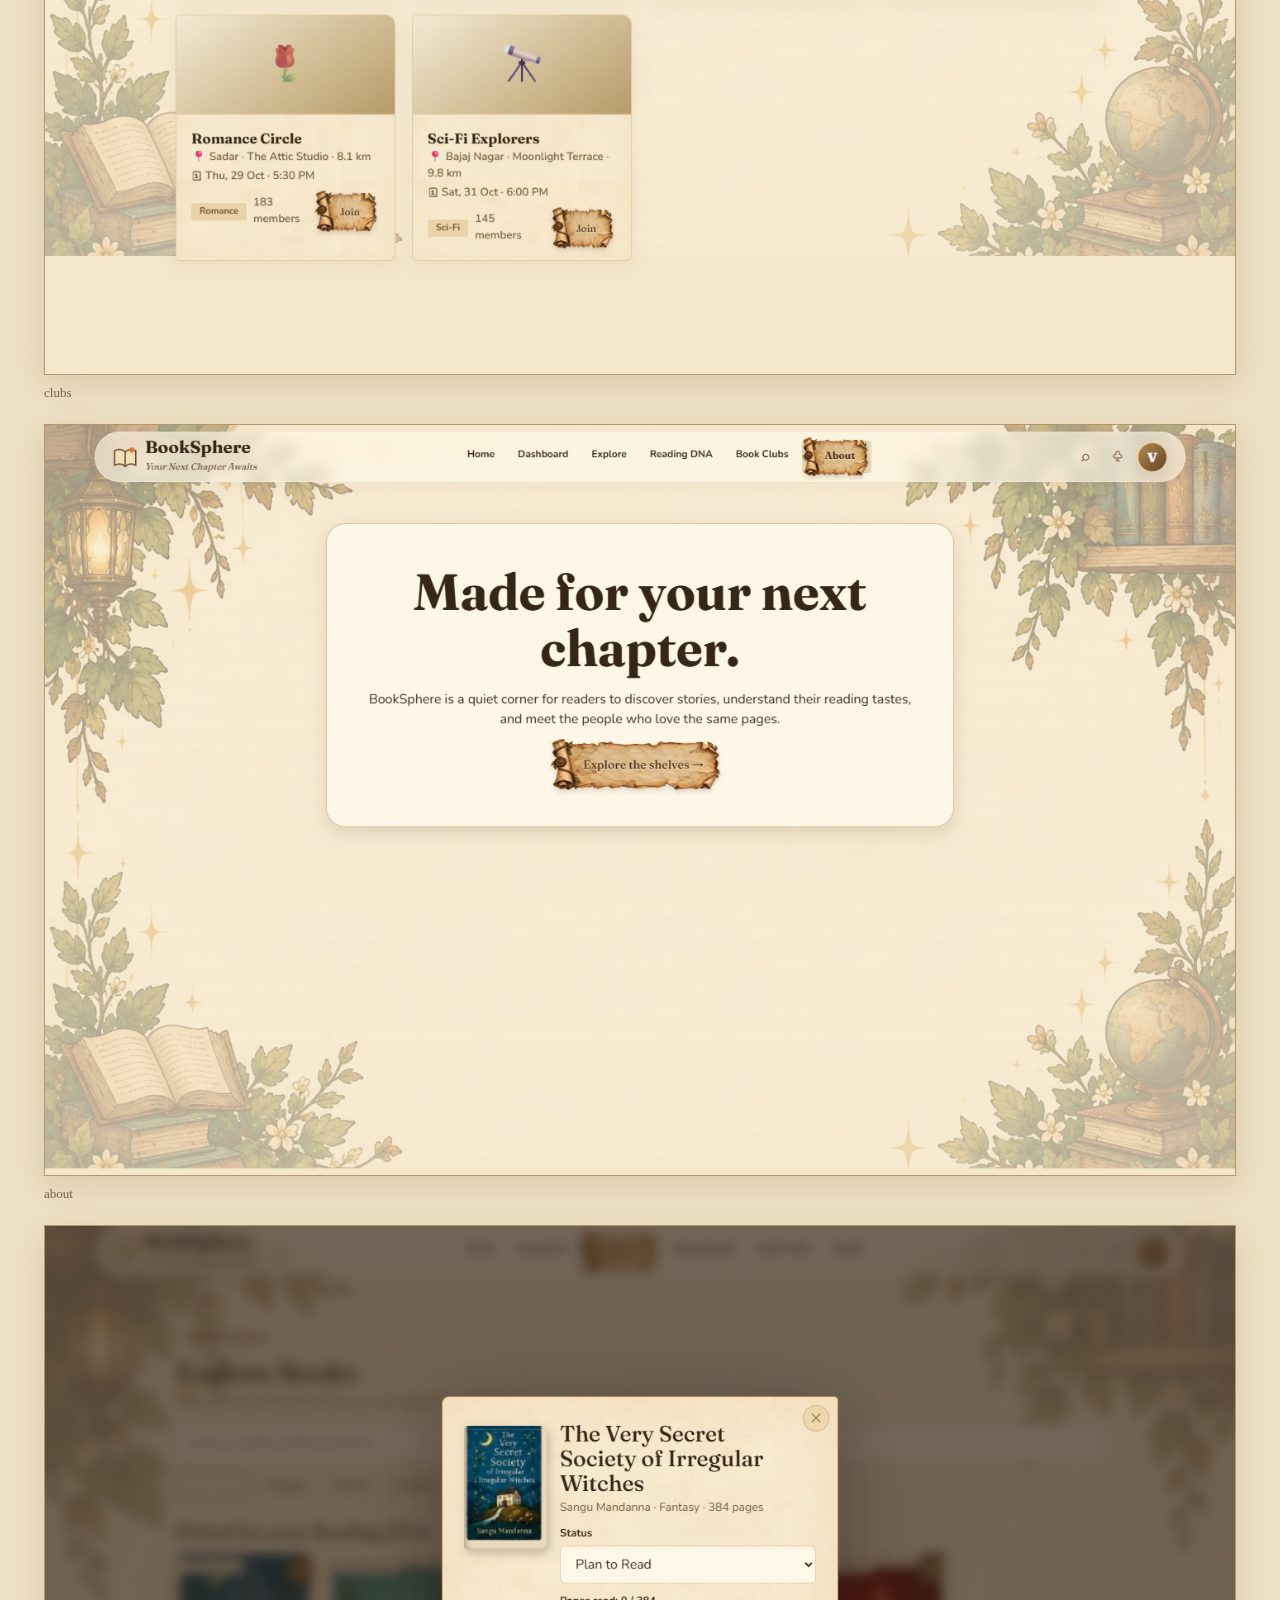
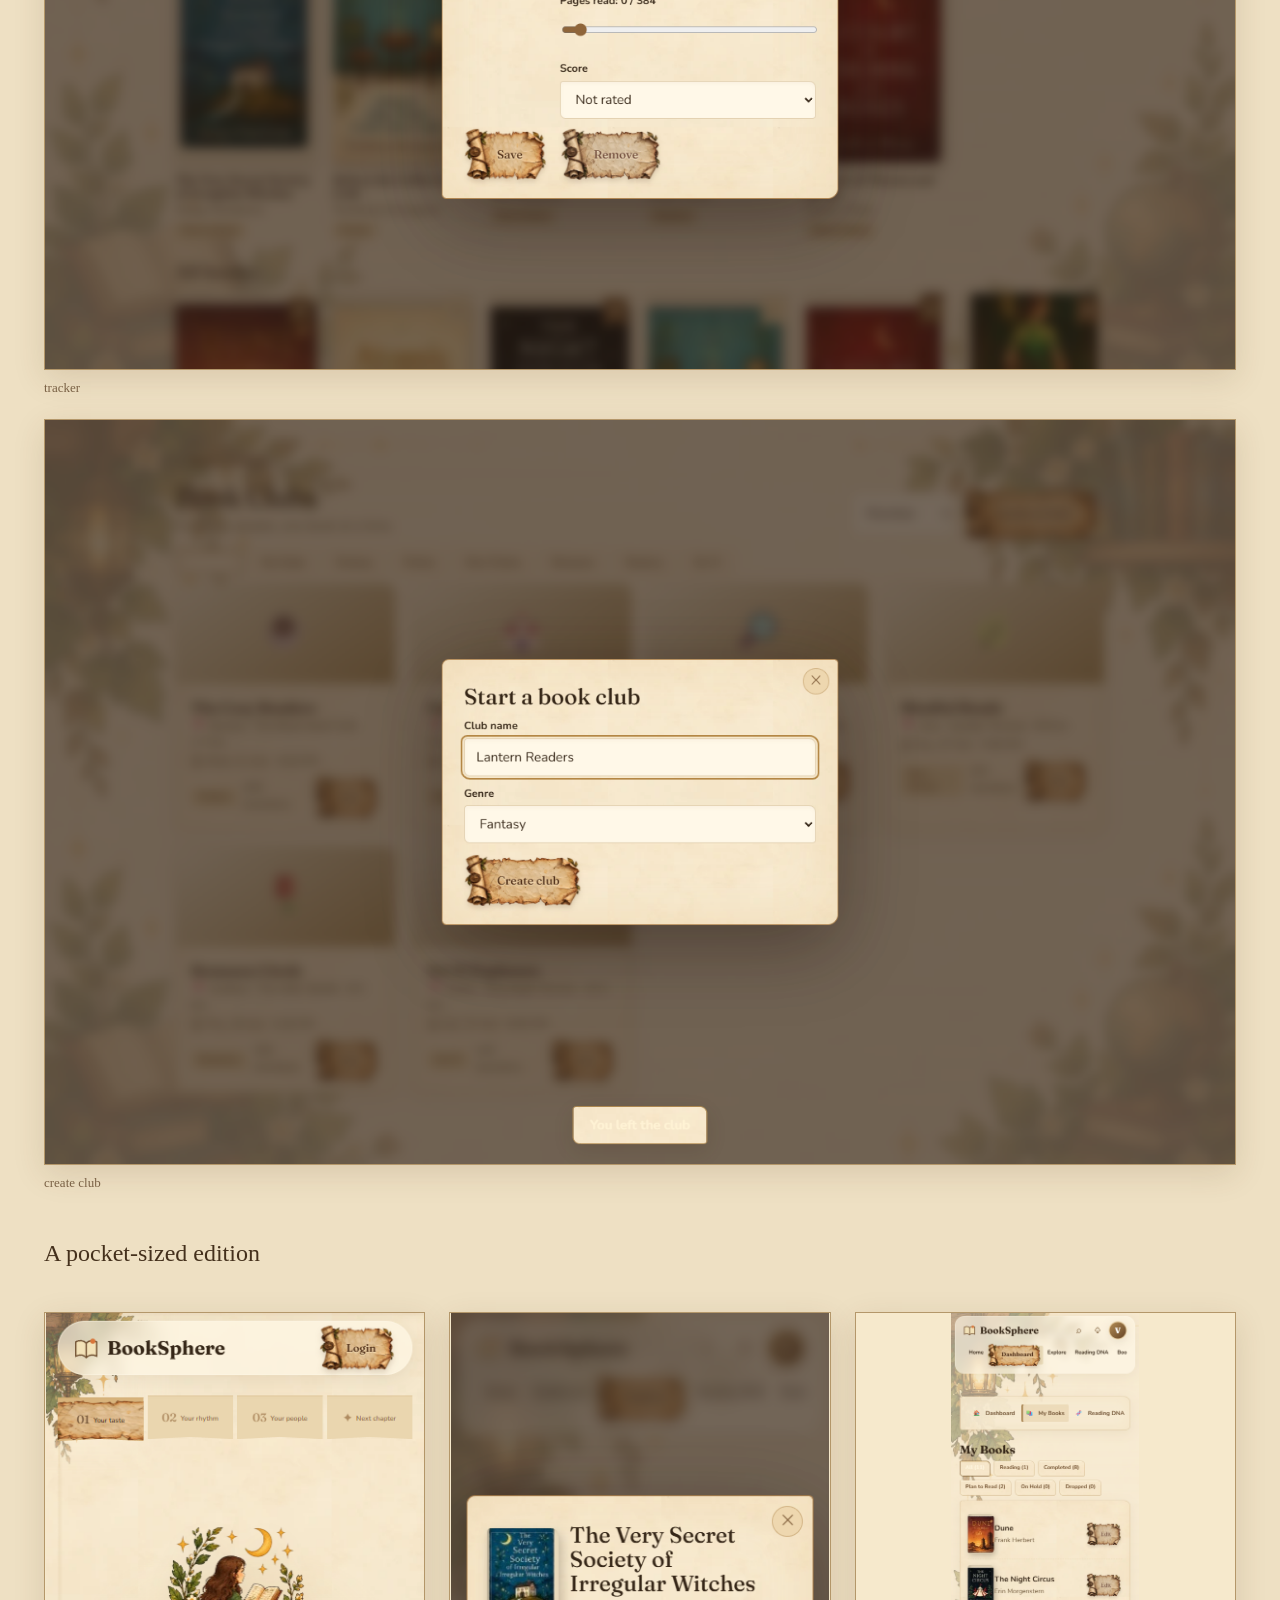
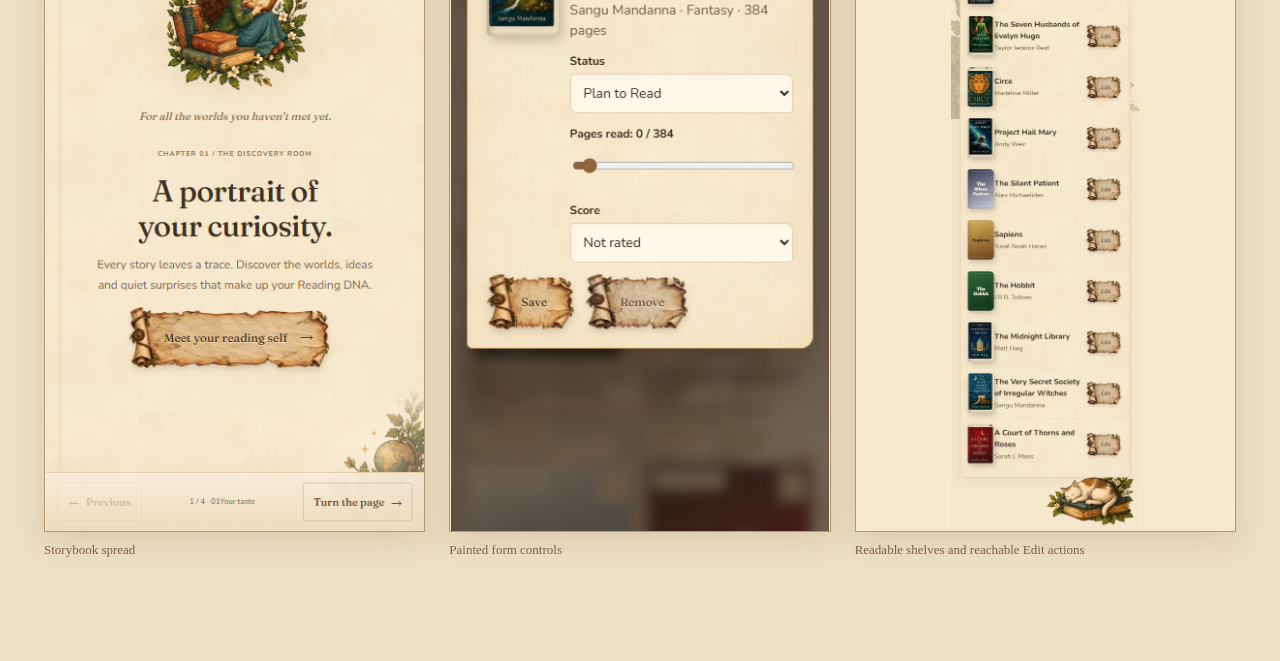
<file: review/project-preview.html>
<!doctype html><html lang="en"><head><meta charset="utf-8"><meta name="viewport" content="width=device-width,initial-scale=1"><title>BookSphere · The storybook edition</title><style>
*{box-sizing:border-box}body{margin:0;background:#eee0c3;color:#44301c;font:16px/1.6 Georgia,serif}header,main{max-width:1240px;margin:auto;padding:32px 24px}h1{font-weight:400;font-size:42px;line-height:1.2}a{color:#6c4828}nav{display:flex;gap:20px;flex-wrap:wrap}section{margin:40px 0}h2{font-weight:400}figure{margin:20px 0}img{display:block;width:100%;border:1px solid #b4976a;box-shadow:0 9px 30px #54321822}figcaption{margin:8px 0;color:#796044;font-size:13px}.phones{display:grid;grid-template-columns:repeat(3,1fr);gap:24px;align-items:start}.phones img{max-height:820px;object-fit:contain;object-position:top;background:#f6e9cc}@media(max-width:700px){.phones{grid-template-columns:1fr}h1{font-size:32px}}
</style></head><body><header><small>BOOKSPHERE · THE STORYBOOK EDITION</small><h1>One world, from the first page<br>to your own library.</h1><p>The chapters now share one bound spread: 01 → 02 → 03 → final. Turn using the lower controls, chapter bookmarks, arrow keys, wheel, or a horizontal swipe. Reduced motion switches pages immediately.</p><nav><a href="../index.html">Open BookSphere</a><a href="#library">The library</a><a href="#phones">Phone layouts</a><a href="project/results.json">Automated checks</a></nav></header><main><section><h2>The book</h2><figure><img src="project/1440-chapter1.png" alt="The first chapter as a full-bleed illustrated spread"><figcaption>One spread stays in place; the document does not grow between chapters.</figcaption></figure><figure><img src="project/1440-turn.png" alt="A page mid-turn, rotating in perspective"><figcaption>During a turn: a rotating paper surface, changing shadow, and the next page underneath.</figcaption></figure><figure><img src="project/1440-final.png" alt="The final illustrated library page"></figure></section><section id="library"><h2>Your own library, in the same materials</h2><div id="screens"></div></section><section id="phones"><h2>A pocket-sized edition</h2><div class="phones"><figure><img src="project/390-chapter1.png" alt="Chapter one on a phone"><figcaption>Storybook spread</figcaption></figure><figure><img src="project/390-tracker.png" alt="Book tracker on a phone"><figcaption>Painted form controls</figcaption></figure><figure><img src="project/390-mybooks.png" alt="My Books on a phone"><figcaption>Readable shelves and reachable Edit actions</figcaption></figure></div></section></main><script>document.querySelector('#screens').innerHTML=['dashboard','explore','dna','streaks','clubs','about','tracker','create-club'].map(name=>`<figure><img loading="lazy" src="project/1440-${name}.png" alt="BookSphere ${name}"><figcaption>${name.replaceAll('-',' ')}</figcaption></figure>`).join('')</script></body></html>
</file>
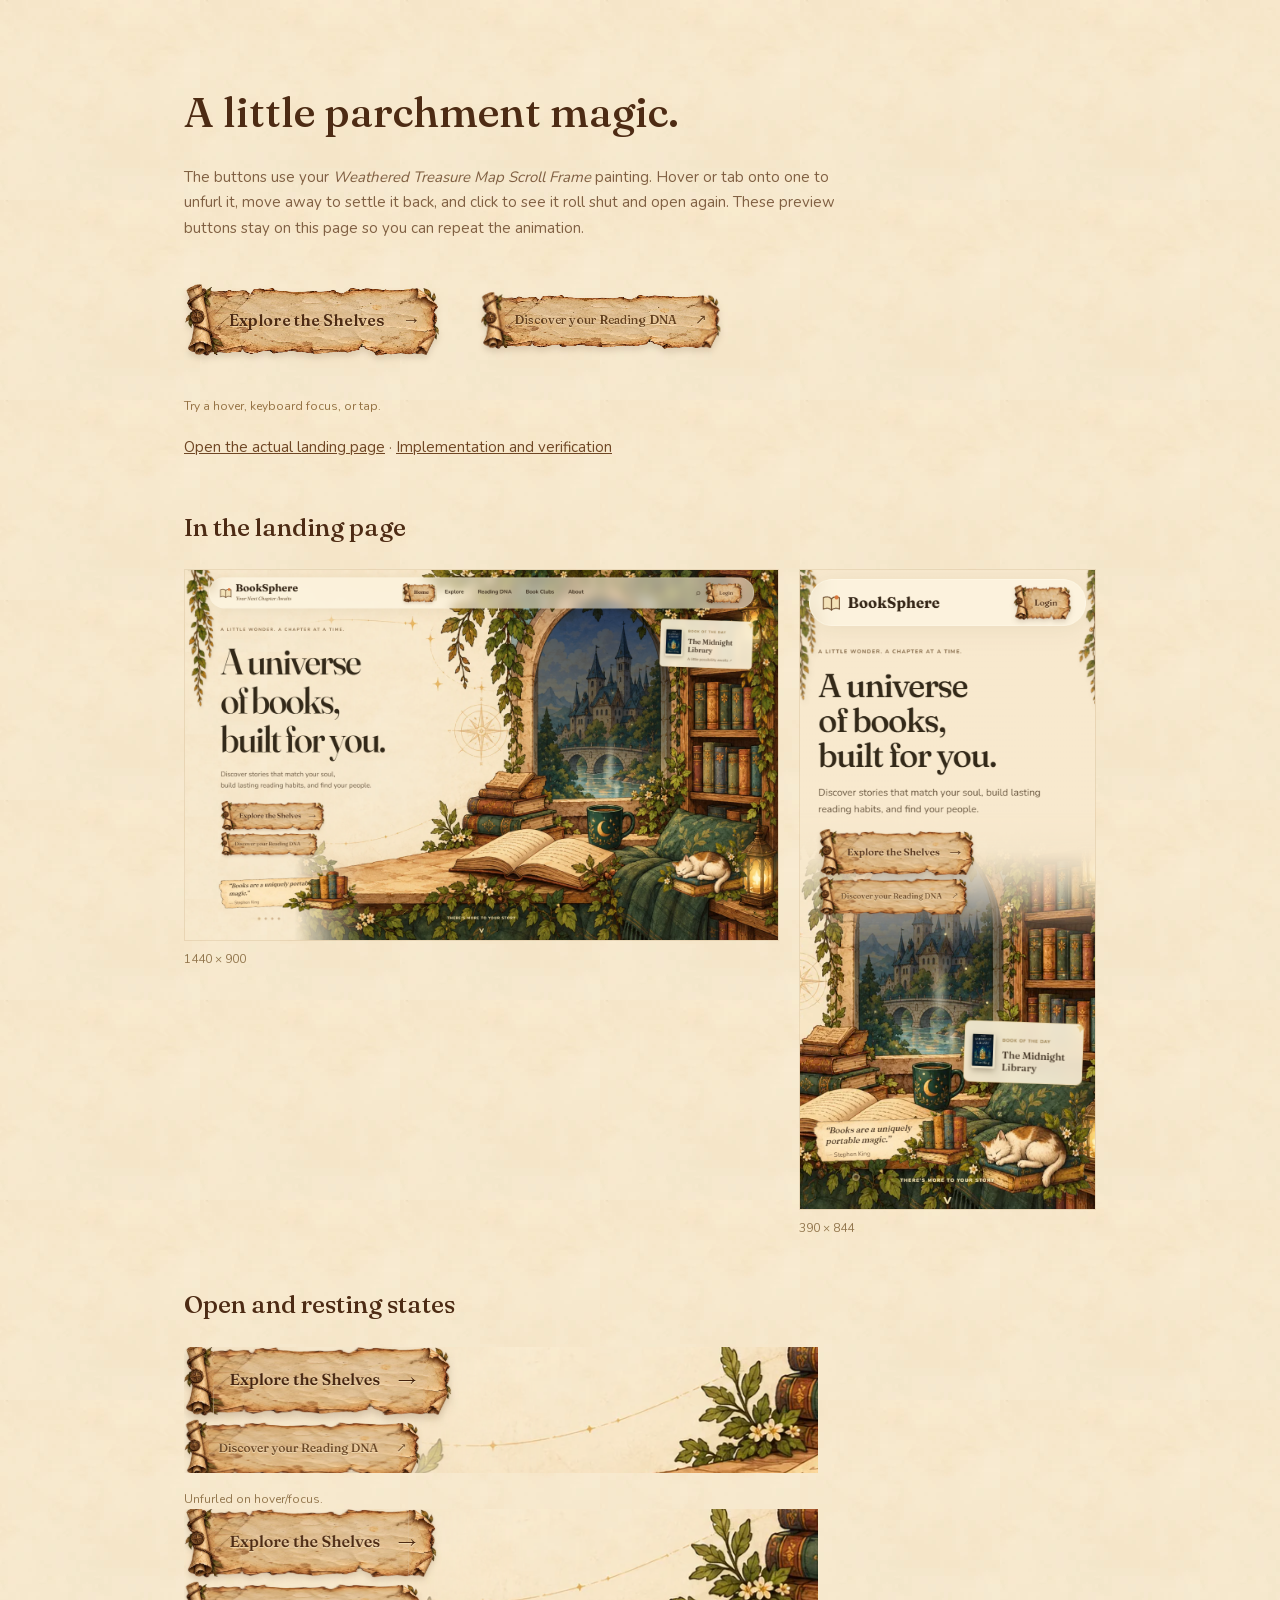
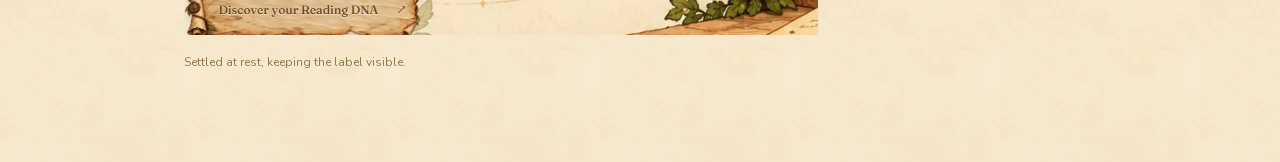
<file: review/scroll-buttons.html>
<!doctype html>
<html lang="en"><head><meta charset="utf-8"><meta name="viewport" content="width=device-width,initial-scale=1"><title>BookSphere — Animated scroll buttons</title><link rel="stylesheet" href="../css/fonts.css"><link rel="stylesheet" href="../css/scroll-ui.css"><style>
*{box-sizing:border-box}body{margin:0;background:#f7ead1 url('../assets/slices/hero/paper-grain.webp') repeat;color:#4d2b14;font:15px/1.7 Nunito,sans-serif}main{max-width:960px;padding:60px 24px 90px;margin:auto}h1,h2{font-family:Fraunces,Georgia,serif;font-weight:500}h1{font-size:42px;line-height:1.15}h2{font-size:25px;margin-top:45px}p{max-width:660px;color:#806043}a{color:#6f4624}.demo{display:flex;flex-wrap:wrap;gap:25px;padding:32px 0;align-items:center}.scroll-control{font:inherit;cursor:pointer}.scroll-control .scroll-label{font:inherit}.demo-status{min-height:24px;font-size:12px;color:#947142}.shots{display:grid;grid-template-columns:2fr 1fr;gap:20px;align-items:start}.shots img{display:block;width:100%;border:1px solid #b3925e33}.controls-shot{width:100%;max-width:634px}code{font-size:12px}figure{margin:0}figcaption{font-size:12px;color:#92764d;margin-top:8px}@media(max-width:700px){h1{font-size:34px}.shots{grid-template-columns:1fr}.shots .phone{max-width:390px}.demo{gap:20px;flex-direction:column;align-items:flex-start}}
</style></head><body data-page="home"><main><h1>A little parchment magic.</h1><p>The buttons use your <em>Weathered Treasure Map Scroll Frame</em> painting. Hover or tab onto one to unfurl it, move away to settle it back, and click to see it roll shut and open again. These preview buttons stay on this page so you can repeat the animation.</p>
<div class="demo"><button class="hero-primary scroll-control" type="button"><span class="scroll-art" aria-hidden="true"><i class="scroll-paper"></i><i class="scroll-edge"></i><i class="scroll-roll"></i></span><span class="scroll-label">Explore the Shelves <span aria-hidden="true">→</span></span></button><button class="hero-secondary scroll-control" type="button"><span class="scroll-art" aria-hidden="true"><i class="scroll-paper"></i><i class="scroll-edge"></i><i class="scroll-roll"></i></span><span class="scroll-label">Discover your Reading DNA <span aria-hidden="true">↗</span></span></button></div><p class="demo-status" aria-live="polite">Try a hover, keyboard focus, or tap.</p>
<p><a href="../index.html#home">Open the actual landing page</a> · <a href="../SCROLL_UI_REVIEW.md">Implementation and verification</a></p>
<h2>In the landing page</h2><div class="shots"><figure><a href="scroll/1440x900.png"><img loading="lazy" src="scroll/1440x900.png" alt="Desktop landing page with parchment scroll controls"></a><figcaption>1440 × 900</figcaption></figure><figure class="phone"><a href="scroll/390x844.png"><img loading="lazy" src="scroll/390x844.png" alt="Phone landing page with parchment scroll controls"></a><figcaption>390 × 844</figcaption></figure></div>
<h2>Open and resting states</h2><figure><img class="controls-shot" loading="lazy" src="scroll/1440x900-buttons-open.png" alt="Scroll buttons in the open hover state"><figcaption>Unfurled on hover/focus.</figcaption></figure><figure><img class="controls-shot" loading="lazy" src="scroll/1440x900-buttons-rest.png" alt="Scroll buttons in their resting state"><figcaption>Settled at rest, keeping the label visible.</figcaption></figure>
</main><script>
const reduced=matchMedia('(prefers-reduced-motion: reduce)');
document.querySelectorAll('.scroll-control').forEach(button=>{
const size=()=>{const s=getComputedStyle(button);button.style.setProperty('--scroll-travel',Math.max(0,button.clientWidth-parseFloat(s.getPropertyValue('--scroll-cap'))-parseFloat(s.getPropertyValue('--scroll-end'))+2)+'px')};new ResizeObserver(size).observe(button);
button.addEventListener('click',()=>{if(button.classList.contains('scroll-closing'))return;document.querySelector('.demo-status').textContent=reduced.matches?'Activated. Motion is disabled by your system preference.':'Rolling closed…';if(reduced.matches)return;button.classList.add('scroll-closing');setTimeout(()=>{button.classList.remove('scroll-closing');document.querySelector('.demo-status').textContent='Open again. Your text and click target stay in place.'},420)});
button.addEventListener('pointerdown',e=>{if(e.pointerType==='touch')button.classList.add('scroll-touch-open')});for(const name of ['pointerup','pointercancel'])button.addEventListener(name,()=>button.classList.remove('scroll-touch-open'));
});
</script></body></html>
</file>
<file: css/fonts.css>
/* Same Google Fonts used by the prototype, served locally to avoid a blocking
   third-party stylesheet. Source licenses are retained in assets/fonts/. */
@font-face{font-family:Fraunces;font-style:normal;font-weight:500 700;font-display:swap;src:url('../assets/fonts/fraunces-latin.woff2') format('woff2')}
@font-face{font-family:Nunito;font-style:normal;font-weight:400 700;font-display:swap;src:url('../assets/fonts/nunito-latin.woff2') format('woff2')}
</file>
<file: css/base.css>
:root{--paper:#f7ecd4;--cream:#fff8e8;--green:#304c36;--ink:#352617;--mut:#766043;--line:#d9bf90;--gold:#bf8a40;--shadow:0 8px 24px rgb(74 51 25 / 14%)}
body{background:var(--paper);color:var(--ink)}
.card{background:rgb(255 249 234 / 92%);border-color:rgb(151 112 63 / 22%);box-shadow:var(--shadow)}
.btn{background:var(--green);color:#fff7e4}.btn:hover{background:#49694b}.btn.o{color:var(--green);border-color:var(--green)}
.cv.art{background:#eadbbd;overflow:hidden}.cv.art img{display:block;width:100%;height:100%;object-fit:cover}
.back{display:inline-flex;align-items:center;gap:6px;background:transparent;color:var(--green);font-weight:700;padding:3px 0 10px;font-size:14px}
@media (prefers-reduced-motion:reduce){*,*::before,*::after{animation:none!important;transition:none!important}}
</file>
<file: css/nav.css>
.nav{position:relative;max-width:1320px;margin:8px auto 0;border:1px solid rgb(255 249 234 / 40%);border-radius:999px;background:rgb(255 249 234 / 58%);box-shadow:0 4px 18px rgb(57 39 18 / 7%);backdrop-filter:blur(8px);-webkit-backdrop-filter:blur(8px);padding:7px 20px}
.logo svg{width:32px;height:32px}.logo b{font-size:21px}.links .l{font-size:12px;padding:7px 12px}.links .l.on{background:#e8d9b7}
.usr{display:flex;align-items:center;gap:7px}.usr .nav-icon{background:transparent;font-size:18px;padding:5px;color:var(--ink)}
@media(max-width:760px){.nav{margin:6px 8px 0;border-radius:20px}.links{gap:0}.links .l{padding:6px 9px;font-size:11px}}
</file>
<file: css/home.css>
/* The landing page is one full-bleed world. Artwork coordinates live in the
   3:2 hero-art plane so every effect remains attached to its painted object. */
body[data-page="home"]{background:#f8e9ce;overflow-x:hidden}
body[data-page="home"] #app{animation:none;transform:none}
body[data-page="home"] .nav{position:fixed;z-index:30;top:calc(8px + env(safe-area-inset-top,0px));left:4vw;right:4vw;max-width:none;margin:0;border-radius:99px;background:rgb(255 249 232 / 32%);border:1px solid rgb(255 249 232 / 40%);box-shadow:0 3px 20px #4c35110d;backdrop-filter:blur(8px);-webkit-backdrop-filter:blur(8px);transition:background .4s,box-shadow .4s,transform .6s;padding:7px 24px}
body[data-page="home"] .nav.scrolled{background:rgb(255 249 232 / 64%);box-shadow:0 4px 20px #4c351118}
body[data-page="home"] .logo b{font-size:25px}
body[data-page="home"] .links .l{font-size:13px;padding:8px 15px}
.hero{--mx:0;--my:0;position:relative;display:block;isolation:isolate;width:100%;height:100svh;min-height:640px;max-width:none;margin:0;padding:0;border:0;border-radius:0;overflow:hidden;background:#f8e9ce url('../assets/slices/hero/paper-grain.webp') repeat;box-shadow:none}
.hero-art-wrap{position:absolute;z-index:0;inset:0;pointer-events:none;transform:translate(calc(var(--mx)*-6px),calc(var(--my)*-6px));transition:transform .65s ease-out}
.hero-art{position:absolute;right:0;top:0;width:100%;height:100%;animation:hero-push 6s cubic-bezier(.16,.7,.3,1) both;transform-origin:70% 55%;pointer-events:none}
.hero-art picture,.nook-painting{position:absolute;inset:0;display:block;width:100%;height:100%}
.nook-painting{object-fit:cover;object-position:62% 50%}
@media(min-aspect-ratio:3/2){.hero-art{width:150svh;height:100svh;mask-image:linear-gradient(to right,transparent 13%,#000 26%)}.nook-painting{object-fit:fill}}
.hero-copy{position:absolute;z-index:5;left:6vw;top:46%;width:44vw;transform:translateY(-50%)}
.hero .hero-eyebrow{margin:0 0 22px;color:#806442;font:700 10px/1.5 Nunito,sans-serif;letter-spacing:.25em;max-width:none}
.hero h1{font-family:Fraunces,Georgia,serif;font-size:clamp(44px,6.2vw,96px);font-weight:500;line-height:1.06;letter-spacing:-.035em;margin:0;color:#332919}
.hero h1 span{display:block;white-space:nowrap}
.hero .hero-description{max-width:410px;font-size:clamp(15px,1.15vw,18px);line-height:1.65;color:#66543d;margin:24px 0 28px}
.hero-actions{display:flex;gap:15px 20px;align-items:flex-start;flex-direction:column}
.hero-primary{font-size:14px;padding:14px 25px;font-weight:700;background:#344e38;box-shadow:0 6px 18px #263a2322;display:flex;gap:25px;align-items:center}
.hero-primary span{font-size:20px;line-height:1}
.hero-secondary{font-size:12px;background:transparent;color:#4d5c3d;padding:0 3px 5px;border-bottom:1px solid #6e7f4955;display:flex;gap:14px;align-items:center}
.hero-secondary:hover{color:#1e3927;border-color:#1e3927}
.hero-quote{position:absolute;z-index:6;left:5.5vw;bottom:5.4vh;width:clamp(260px,24vw,360px)}
.hero .quote{position:relative;left:auto;bottom:auto;width:100%;max-width:none;min-height:106px;margin:0;display:flex;flex-direction:column;justify-content:center;padding:24px 29% 22px 8%;border-radius:0;box-shadow:none;background:transparent url('../assets/slices/hero/quote-banner.webp') center/100% 100% no-repeat;font:italic 14px/1.35 Fraunces,Georgia,serif;transform:rotate(-2deg)}
.hero .quote p{margin:0;color:#47331f;font:inherit;max-width:none}.hero .quote cite{font:10px/1.4 Nunito,sans-serif;color:#7a6043;display:block;margin-top:7px}
.hero .dots{position:relative;bottom:auto;left:auto;justify-content:center;gap:10px;margin-top:10px;width:72%}
.hero .dots button{width:6px;height:6px;min-width:6px;padding:0;border-radius:50%;background:#99805b66;outline-offset:5px}.hero .dots button.on{background:#3e593c}
.book-of-day{position:absolute;z-index:6;right:4.3vw;top:122px;display:flex;gap:12px;align-items:center;width:224px;padding:13px 16px 13px 12px;border:1px solid #ead3a3aa;border-radius:8px;background:rgb(255 246 222 / 88%);backdrop-filter:blur(8px);box-shadow:0 6px 24px #30220d2b;text-align:left;transform:rotate(2deg);transition:transform .3s,box-shadow .3s}
.book-of-day:hover{transform:rotate(0) translateY(-3px);box-shadow:0 6px 30px #e3bb6577}.book-of-day>img{width:42px;height:65px;object-fit:cover;box-shadow:0 3px 9px #3a2a1955;border-radius:2px}.book-of-day small{font:700 8px Nunito,sans-serif;letter-spacing:.16em;color:#8e713d}.book-of-day b{display:block;font:500 17px/1.2 Fraunces,Georgia,serif;margin:5px 0}.book-of-day em{display:block;font:9px Nunito,sans-serif;color:#766043}
.badge-sparkle{position:absolute;right:-8px;top:-13px;color:#e3b85e;font-size:28px;text-shadow:0 0 14px #fff6b8;animation:badge-twinkle 3s ease-in-out infinite}
.scroll-cue{position:absolute;z-index:7;left:50%;bottom:20px;transform:translateX(-50%);display:flex;flex-direction:column;align-items:center;color:#ffefbc;text-decoration:none;text-shadow:0 1px 5px #292411;text-align:center}.scroll-cue span{font:700 8px Nunito,sans-serif;letter-spacing:.2em}.scroll-cue b{font:28px/1 Georgia,serif;animation:scroll-bounce 2s ease-in-out infinite}
/* All masks below sit inside the art plane; parchment is never tinted. */
.window-time,.window-shimmer{position:absolute;left:56%;top:8%;width:24.8%;height:55%;border-radius:48% 48% 0 0;pointer-events:none}
.window-time{background:transparent;mix-blend-mode:multiply;transition:background 2s;mask-image:linear-gradient(#000 75%,transparent)}
.hero[data-time="dusk"] .window-time{background:linear-gradient(#d68b7977,#e6b77233)}
.hero[data-time="night"] .window-time{background:linear-gradient(#172b69d9,#344761aa 60%,#38526c77)}
.window-shimmer{overflow:hidden;opacity:.28;mix-blend-mode:screen}.window-shimmer:before{content:'';position:absolute;inset:-10% -80%;background:linear-gradient(105deg,transparent 25%,#fff8c44d 48%,transparent 60%);animation:window-light 18s ease-in-out infinite alternate}
.lantern-glow{position:absolute;width:12%;aspect-ratio:1;border-radius:50%;background:radial-gradient(ellipse,#ffc66c99,#edac4a33 32%,transparent 68%);mix-blend-mode:screen;animation:lantern-flicker 4s ease-in-out infinite alternate}
.lantern-one{left:-3%;top:2%;width:12%}.lantern-two{left:90%;top:9%;animation-delay:-1.6s}.lantern-three{left:90%;top:72%;animation-delay:-2.8s}
.hero[data-time="night"] .lantern-glow{filter:brightness(1.35)}
.living-plane{position:absolute;inset:0;transform:translate(calc(var(--mx)*10px),calc(var(--my)*10px));transition:transform .7s ease-out;pointer-events:none}
.hero .steam{position:absolute;left:69%;top:64.8%;width:0;height:0;z-index:3}.hero .steam i{position:absolute;left:-12px;bottom:0;width:20px;height:96px;border-radius:45%;background:radial-gradient(ellipse,#fffef1f0 4%,#fff8d599 28%,transparent 70%);filter:blur(3px);animation:hero-steam 4s ease-in-out infinite;transform-origin:center bottom;opacity:0}
.hero .steam i:nth-child(2){left:-5px;animation-delay:-1s}.hero .steam i:nth-child(3){left:5px;animation-delay:-2s}.hero .steam i:nth-child(4){left:12px;animation-delay:-3s}
.fireflies{position:absolute;left:49%;right:2%;top:22%;bottom:12%}.fireflies i{position:absolute;left:var(--x);top:var(--y);width:3px;height:3px;border-radius:50%;background:#ffedaa;box-shadow:0 0 9px 3px #ffe39088;animation:firefly-drift var(--duration) ease-in-out var(--delay) infinite alternate}
.hero-foliage{position:absolute;z-index:4;inset:0;pointer-events:none;transform:translate(calc(var(--mx)*14px),calc(var(--my)*14px));transition:transform .8s ease-out}
.vine{position:absolute;height:45%;width:auto;object-fit:contain;transform-origin:50% 0;animation:vine-draft 7s ease-in-out infinite alternate;filter:drop-shadow(2px 4px 3px #44381722)}.vine-left{top:-7%;left:-5px;transform:rotate(-7deg)}.vine-right{top:-7%;right:-5px;height:54%;animation-delay:-3s;animation-duration:8.5s}
.mochi{position:absolute;z-index:4;left:78%;top:70%;width:17%;height:auto;aspect-ratio:278/221;padding:0;background:none;border:0;pointer-events:auto;transform:translate(calc(var(--mx)*10px),calc(var(--my)*6px));transition:transform .8s ease-out;filter:drop-shadow(0 7px 5px #30201022);-webkit-tap-highlight-color:transparent}
.mochi>img{display:block;width:100%;height:100%;object-fit:contain;transform-origin:center 80%;animation:mochi-breathe 4s ease-in-out infinite}
.mochi[data-state="awake"]>img{animation:mochi-greet 1.3s ease-in-out}.mochi[data-state="awake"] .cat-z{visibility:hidden}
.cat-z{position:absolute;left:26%;top:30%;font:500 17px Fraunces,serif;color:#f8e6ad;text-shadow:0 1px 4px #34231288;animation:mochi-z 4.8s linear infinite;pointer-events:none}.z-two{animation-delay:-1.6s}.z-three{animation-delay:-3.2s}
.cat-heart{position:absolute;left:35%;top:25%;color:#c07758;font:26px Georgia,serif;text-shadow:0 0 10px #fff3c7;animation:cat-love 2.2s ease-out forwards;pointer-events:none}
.intro-veil{display:none;position:absolute;inset:0;z-index:10;pointer-events:none;background:radial-gradient(ellipse at 65% 45%,#63432033,#20160eec)}
.hero.intro .intro-veil{display:block;animation:intro-fade 1.6s ease-out both}.hero.intro h1 span{animation:line-arrive .9s cubic-bezier(.2,.7,.3,1) both}.hero.intro h1 span:nth-child(1){animation-delay:.25s}.hero.intro h1 span:nth-child(2){animation-delay:.37s}.hero.intro h1 span:nth-child(3){animation-delay:.49s}.hero.intro .lantern-glow{animation:lantern-ignite 1.5s both}.hero.intro .steam{animation:lantern-ignite 1.6s both}
body[data-page="home"]:has(.hero.intro) .nav{animation:nav-arrive 1.6s both}
/* The three rooms are part of the landing page, with real supplied paintings. */
.reading-rooms{position:relative;max-width:1220px;margin:auto;padding:100px 44px 80px;color:#3d3525}
.rooms-heading{text-align:center;max-width:630px;margin:0 auto 42px}.section-kicker{font:700 9px/1.5 Nunito,sans-serif;letter-spacing:.22em;color:#8a744f}.rooms-heading h2{font-size:clamp(38px,4vw,60px);font-weight:500;line-height:1.1;margin:19px 0}.rooms-heading p{font-size:15px;line-height:1.8;color:#7d6b50;max-width:420px;margin:0 auto}
.room-progress{position:sticky;top:102px;z-index:12;display:flex;gap:8px;justify-content:center;width:fit-content;max-width:100%;margin:0 auto 36px;padding:9px;border:1px solid #d6bf944d;border-radius:99px;backdrop-filter:blur(12px);background:#fff6e5df;box-shadow:0 5px 16px #604a1b0c}.room-progress a{display:flex;align-items:center;gap:9px;padding:8px 18px;color:#897453;font-size:11px;text-decoration:none;border-radius:99px;transition:background .3s,color .3s;white-space:nowrap}.room-progress span{font-size:9px;opacity:.65}.room-progress a.active{background:#3e553b;color:#fff3d6}
.reading-room{position:relative;min-height:440px;display:grid;grid-template-columns:1fr 1fr;align-items:center;gap:45px;padding:60px 80px;margin:0 0 40px;border:1px solid #bc9e6733;border-radius:9px;background:#fcf1db url('../assets/frames/page-frame.webp') center/100% 100% no-repeat;box-shadow:0 12px 25px #6347210b;scroll-margin-top:180px;opacity:1;transform:none}
@media(prefers-reduced-motion:no-preference){.reading-room:not(.revealed){opacity:.1;transform:translateY(32px)}.reading-room{transition:opacity 1s,transform 1s}}
.room-illustration{position:relative;display:grid;place-items:center;min-height:250px}.room-illustration>img{width:100%;max-width:320px;height:270px;object-fit:contain;filter:drop-shadow(0 8px 8px #604a2114)}.room-streaks .room-illustration>img,.room-clubs .room-illustration>img{height:230px}.room-copy h3{font-size:clamp(31px,3vw,44px);font-weight:500;line-height:1.13;margin:16px 0}.room-copy p{max-width:345px;color:#7b674a;font-size:14px;line-height:1.85;margin-bottom:25px}.room-link{padding:0 0 8px;background:none;border-bottom:1px solid #7f905355;color:#405a3c;font-size:12px;font-weight:700;display:inline-flex;gap:30px;align-items:center}.room-link:hover{border-color:#405a3c}.room-streaks .room-copy{grid-column:1;grid-row:1}.room-streaks .room-illustration{grid-column:2;grid-row:1}
.growing-ivy{position:absolute;bottom:-18px;left:15%;right:5%;display:flex;align-items:center;transform:rotate(-8deg)}.growing-ivy img{height:42px;width:auto;margin-left:-8px;transform:scale(0);opacity:0;transition:transform .7s calc(var(--leaf)*.15s),opacity .7s calc(var(--leaf)*.15s)}.revealed .growing-ivy img{transform:scale(1);opacity:1}
.library-footer{position:relative;padding:80px 24px 55px;text-align:center;overflow:hidden;background:linear-gradient(#f8e9ce,#e9d8b6)}.library-footer p{font:500 clamp(28px,3vw,42px)/1.3 Fraunces,serif;margin:20px 0 26px}.library-footer small{display:block;margin-top:50px;font-size:10px;color:#8b785a}.footer-lantern,.library-footer:before{position:absolute;right:8%;top:15px;width:90px;height:170px;background:url('../assets/slices/hero/lantern.webp') center/contain no-repeat;mask-image:radial-gradient(ellipse,#000 35%,transparent 70%);opacity:.8;pointer-events:none}.library-footer:before{content:'';right:auto;left:8%}
.hero.motion-paused *,.hero.motion-paused *:before,.hero.motion-paused *:after{animation-play-state:paused!important}
.hero.revisit .hero-art{animation:none}
.reading-room{background-image:none}.reading-room.revealed{background-image:url('../assets/frames/page-frame.webp')}
@keyframes hero-push{from{transform:scale(1.05)}to{transform:scale(1)}}
@keyframes hero-steam{0%{opacity:0;transform:translate(0,5px) scale(.5)}20%{opacity:.7}60%{opacity:.4;transform:translate(12px,-50px) scale(1.2)}100%{opacity:0;transform:translate(-10px,-125px) scale(1.6)}}
@keyframes lantern-flicker{0%,100%{opacity:.65;transform:scale(.98)}32%{opacity:.9}67%{opacity:.75;transform:scale(1.04)}}
@keyframes window-light{from{transform:translateX(-20%);opacity:.6}to{transform:translateX(20%);opacity:.3}}
@keyframes firefly-drift{from{opacity:.15;transform:translate(-12px,9px)}to{opacity:.9;transform:translate(15px,-20px)}}
@keyframes vine-draft{from{transform:rotate(-2deg)}to{transform:rotate(2deg)}}
@keyframes mochi-breathe{50%{transform:scaleY(1.025) rotate(.35deg)}}
@keyframes mochi-greet{30%{transform:translateY(-4px) rotate(-3deg) scaleY(1.04)}70%{transform:rotate(1deg)}}
@keyframes mochi-z{0%{opacity:0;transform:translate(0,0) scale(.6)}20%{opacity:.85}100%{opacity:0;transform:translate(15px,-60px) scale(1.25)}}
@keyframes cat-love{0%{opacity:0;transform:translateY(0) scale(.6)}15%{opacity:1}100%{opacity:0;transform:translateY(-65px) scale(1.2)}}
@keyframes badge-twinkle{50%{opacity:.5;transform:rotate(15deg) scale(.85)}}
@keyframes scroll-bounce{50%{transform:translateY(5px)}}
@keyframes intro-fade{to{opacity:0}}
@keyframes line-arrive{from{opacity:0;transform:translateY(20px)}to{opacity:1;transform:translateY(0)}}
@keyframes nav-arrive{0%,40%{opacity:0;transform:translateY(-20px)}100%{opacity:1;transform:translateY(0)}}
@keyframes lantern-ignite{from{opacity:0}to{opacity:1}}
@media(max-width:1000px){body[data-page="home"] .links .l{font-size:11px;padding:8px}body[data-page="home"] .logo b{font-size:22px}.book-of-day{right:3vw;top:110px;width:190px}.hero-copy{top:45%}.hero .hero-eyebrow{letter-spacing:.15em;font-size:8px}.hero h1{font-size:clamp(44px,6.2vw,96px)}.hero .hero-description{font-size:15px}.reading-room{padding:45px 60px;gap:20px}}
@media(max-aspect-ratio:3/2) and (min-width:701px){.hero-art{width:150svh;right:calc((100vw - 150svh)*.62)}.hero-copy{width:48vw}.hero h1{font-size:6vw}}
@media(max-width:700px){body[data-page="home"] .nav{left:12px;right:12px;top:calc(8px + env(safe-area-inset-top,0px));padding:8px 15px;gap:0;flex-wrap:nowrap;border-radius:99px}body[data-page="home"] .logo b{font-size:20px}body[data-page="home"] .logo svg{width:27px;height:27px}body[data-page="home"] .logo small,body[data-page="home"] .links,body[data-page="home"] .nav-icon{display:none}body[data-page="home"] .usr{margin-left:auto}body[data-page="home"] .usr .btn{font-size:11px;padding:7px 17px}
  .hero{height:100svh;min-height:640px;background:#f8e9ce url('../assets/slices/hero/paper-grain.webp') repeat}.hero-art-wrap{inset:0;transform:none}.hero-art{top:auto;bottom:0;width:calc(150svh * .63);height:63%;right:calc((100vw - 150svh * .63)*.08);mask-image:linear-gradient(to bottom,transparent,#000 28%)}.nook-painting{object-fit:fill}.hero:after{content:'';position:absolute;z-index:2;inset:0;pointer-events:none;background:linear-gradient(to bottom,#f8e9ce 0%,#f8e9ce 38%,#f8e9cef2 44%,#f8e9ce00 59%)}
  .hero-copy{left:24px;top:111px;width:calc(100% - 48px);transform:none}.hero .hero-eyebrow{font-size:7px;letter-spacing:.17em;margin:0 0 15px}.hero h1{font-size:clamp(44px,10.9vw,68px);line-height:1.05;letter-spacing:-.04em}.hero .hero-description{font-size:13px;line-height:1.65;max-width:295px;margin:17px 0 19px}.desktop-break{display:none}.hero-actions{gap:12px}.hero-primary{font-size:12px;padding:12px 20px;gap:20px}.hero-secondary{font-size:10px}.hero-quote{left:16px;bottom:39px;width:224px}.hero .quote{min-height:83px;padding:19px 29% 15px 8%;font-size:11px}.hero .quote cite{font-size:8px;margin-top:5px}.hero .dots{margin-top:7px;gap:9px}.book-of-day{top:auto;bottom:166px;right:16px;width:157px;padding:9px;gap:9px}.book-of-day>img{width:31px;height:45px}.book-of-day small{font-size:6px;letter-spacing:.1em}.book-of-day b{font-size:13px;margin:3px 0}.book-of-day em{display:none}.badge-sparkle{font-size:20px;right:-5px;top:-10px}.scroll-cue{bottom:9px}.scroll-cue span{font-size:6px}.scroll-cue b{font-size:25px}.vine{height:25%;opacity:.85}.vine-left{left:-18px;top:-4%}.vine-right{right:-19px;top:-3%;height:24%}.mochi{width:23%;left:73%;top:71%}.cat-z{font-size:13px}.hero .steam i{height:76px;width:19px}.lantern-one{display:none}.reading-rooms{padding:70px 16px 30px}.rooms-heading{padding:0 14px}.rooms-heading h2{font-size:38px}.rooms-heading p{font-size:13px}.room-progress{top:85px;gap:0;padding:6px}.room-progress a{padding:8px 12px;font-size:9px;gap:6px}.room-progress span{font-size:8px}.reading-room{grid-template-columns:1fr;padding:40px 32px;gap:0;min-height:520px;margin-bottom:24px;background-size:cover;scroll-margin-top:140px}.room-illustration{min-height:220px}.room-illustration>img{height:220px;max-width:250px}.room-streaks .room-illustration,.room-streaks .room-copy{grid-column:auto;grid-row:auto}.room-copy h3{font-size:34px;margin:12px 0}.room-copy p{font-size:13px;line-height:1.75}.growing-ivy{bottom:0}.library-footer{padding-top:65px}.footer-lantern{right:-5px;width:50px}}
@media(max-height:740px) and (min-width:701px){.hero-copy{top:44%}.hero h1{font-size:clamp(44px,5vw,72px)}.hero .hero-eyebrow{margin-bottom:13px}.hero .hero-description{margin:17px 0 18px}.hero-actions{gap:11px}.hero .quote{min-height:87px;font-size:12px}.hero-quote{bottom:3vh}}
@media(prefers-reduced-motion:reduce){html{scroll-behavior:auto}.hero *,.reading-room *,body[data-page="home"] .nav{animation:none!important;transition:none!important}.hero-art-wrap,.hero-foliage,.living-plane,.mochi{transform:none}.hero-art{animation:none;transform:none}.intro-veil,.steam,.fireflies,.cat-z,.badge-sparkle{display:none}.reading-room{opacity:1!important;transform:none!important;transition:none}.growing-ivy img{transform:scale(1);opacity:1}.cat-heart{animation:none!important}.hero .cat-heart{top:0}}
</file>
<file: css/dashboard.css>
#app:has(.shell),#app:has(.wrap){min-height:calc(100vh - 74px);background-color:var(--paper);background-image:linear-gradient(rgb(247 236 212 / 85%),rgb(247 236 212 / 85%)),image-set(url('../assets/frames/page-frame.webp') type('image/webp'),url('../assets/frames/page-frame.png') type('image/png'));background-position:center;background-size:cover;background-attachment:fixed;background-repeat:no-repeat;padding:22px 0 46px}.shell,.wrap{position:relative}.shell:after{content:'';position:fixed;z-index:0;right:1.5vw;bottom:1.5vh;width:190px;height:140px;pointer-events:none;background:url('../assets/slices/stickers/cat-sleeping-books.webp') center/contain no-repeat;animation:cat-breathe 4s ease-in-out infinite}.shell>*,.wrap>*{position:relative;z-index:1}.side{background:rgb(255 249 234 / 80%)}.note{background:transparent url('../assets/slices/stickers/banner-parchment.webp') center/100% 100% no-repeat;padding:24px 38px}.st b{font-family:Fraunces,Georgia,serif}.nook canvas{display:none}.nook:before{content:'';flex:0 0 125px;height:90px;background:url('../assets/slices/stickers/cat-sleeping-books.webp') center/contain no-repeat}
</file>
<file: css/explore.css>
.ph{padding-top:4px}.ph:after{content:'';position:absolute;right:2%;top:-14px;width:180px;height:90px;background:url('../assets/slices/library/shelf-open-book.webp') right top/contain no-repeat;pointer-events:none}.grid .cv{box-shadow:0 5px 12px rgb(57 39 18 / 15%)}
@media(max-width:600px){.ph:after{width:105px;opacity:.7}.grid .cv{height:158px}}
</file>
<file: css/dna.css>
.persona .pi{width:300px;height:280px;background:url('../assets/slices/dna/girl-reading.webp') center/contain no-repeat}.persona .pi>*{display:none}.persona{overflow:hidden}.persona:after{content:'';position:absolute;right:15px;top:8px;width:140px;height:100px;background:url('../assets/slices/dna/globe-book.webp') center/contain no-repeat;pointer-events:none}.persona{position:relative}
@media(max-width:760px){.persona .pi{width:240px;height:240px}.persona:after{width:100px;height:70px}}
</file>
<file: css/clubs.css>
.cc .ci{background-color:#ded0af!important;background-image:linear-gradient(145deg,#f4ead3,#b69a68)!important}.cc .ci span{filter:sepia(.45);font-size:46px}.cg .cc{overflow:hidden}
</file>
<file: css/portal.css>
#portal .dr{background:linear-gradient(90deg,#21130b,#5c3218 12%,#8b5529 50%,#3b200f 88%,#150c07);border:2px solid #ba8b38;box-shadow:inset 0 0 0 7px #4b2914,inset 0 0 20px #0d0705}.glow{background:radial-gradient(ellipse,#ffe19a 0%,#edb64c99 35%,transparent 70%)}
</file>
<file: css/about.css>
.about-card{max-width:760px;margin:50px auto;padding:48px;background:rgb(255 249 234 / 92%);border:1px solid var(--line);border-radius:24px;box-shadow:var(--shadow);text-align:center}.about-card h1{font-size:clamp(38px,5vw,62px)}
</file>
<file: css/bookcraft.css>
/* Painted walnut controls and a continuous illustrated book.
   Scoped to the landing page; application screens keep their existing UI. */
body[data-page="home"]{--wood-ink:#fff0c5;--wood-edge:#b88b49;--page-paper:#f8ecd6;--page-drift:0px}
body[data-page="home"] :is(.hero-primary,.hero-secondary,.room-link,.usr .btn,.links .l.on):not(.scroll-control){position:relative;isolation:isolate;border:0;border-radius:5px;background:transparent;color:var(--wood-ink);box-shadow:none;text-shadow:0 1px 2px #251208b3;transition:transform .25s ease,filter .25s ease}
body[data-page="home"] :is(.hero-primary,.hero-secondary,.room-link,.usr .btn,.links .l.on):not(.scroll-control):before{content:'';position:absolute;z-index:-1;inset:0;border:13px solid transparent;border-image:url('../assets/craft/walnut-plaque.webp') 70 100 fill / 13px 18px / 0 stretch;filter:drop-shadow(0 4px 3px #48261524);pointer-events:none;transition:filter .25s}
body[data-page="home"] :is(.hero-primary,.hero-secondary,.room-link,.usr .btn):not(.scroll-control):after{content:'';position:absolute;inset:5px 8px;pointer-events:none;background:linear-gradient(105deg,transparent 20%,#ffe6a94d 46%,transparent 66%);opacity:0;transform:translateX(-10%);transition:opacity .4s,transform .7s;border-radius:4px;mix-blend-mode:screen}
body[data-page="home"] :is(.hero-primary,.hero-secondary,.room-link,.usr .btn):not(.scroll-control):hover{transform:translateY(-2px);filter:brightness(1.1)}
body[data-page="home"] :is(.hero-primary,.hero-secondary,.room-link,.usr .btn):not(.scroll-control):hover:after{opacity:1;transform:translateX(10%)}
body[data-page="home"] :is(.hero-primary,.hero-secondary,.room-link,.usr .btn):not(.scroll-control):active{transform:translateY(1px);filter:brightness(.95)}
body[data-page="home"] :is(button,a):focus-visible{outline:2px solid #b78236;outline-offset:5px}
body[data-page="home"] .hero-primary{min-height:57px;padding:17px 31px;font:500 16px/1.35 Fraunces,Georgia,serif;gap:22px}
body[data-page="home"] .hero-secondary{min-height:43px;padding:12px 22px;font:500 12px/1.4 Fraunces,Georgia,serif;gap:14px;color:#f5dfb5}
body[data-page="home"] .hero-secondary:before{filter:brightness(1.15) saturate(.8) drop-shadow(0 2px 2px #4826151a);border-image-width:10px 14px}
body[data-page="home"] .hero-actions{gap:12px}
body[data-page="home"] .usr .btn{min-width:78px;min-height:39px;padding:9px 20px;font-size:12px}
body[data-page="home"] .usr .btn:before{border-image-width:10px 12px}
body[data-page="home"] .links .l.on{padding:9px 18px}
body[data-page="home"] .links .l.on:before{border-image-width:9px 11px;filter:brightness(1.1)}
body[data-page="home"] .hero .dots button{background:#99683766}.hero .dots button.on{background:#986528;box-shadow:0 0 0 2px #f5dfae77}
/* Each page reaches both browser edges. Content alone has a reading measure. */
.reading-rooms{width:100%;max-width:none;margin:0;padding:0;background:var(--page-paper) url('../assets/slices/hero/paper-grain.webp') repeat;isolation:isolate}
.rooms-heading{position:relative;max-width:none;margin:0;padding:110px 24px 90px;background:linear-gradient(#f8e9ce,#f8ecd6);text-align:center}
.rooms-heading:before{content:'';position:absolute;left:0;right:0;top:0;height:15px;background:linear-gradient(#4d2c151f,transparent);pointer-events:none}
.rooms-heading .section-kicker{display:block;font-size:9px;letter-spacing:.25em}
.chapter-ornament{display:block;color:#b88d4d;font-size:22px;margin:25px auto 20px}
.rooms-heading h2{font-size:clamp(42px,4.5vw,72px);font-weight:500;line-height:1.1;letter-spacing:-.025em;margin:0 0 24px}
.rooms-heading p{font-size:15px;line-height:1.8;max-width:460px;margin:auto}
.opening-folio{display:block;color:#9b835e;font-size:8px;letter-spacing:.24em;margin:45px auto 0}
.room-progress{position:sticky;top:120px;z-index:18;flex-direction:column;gap:6px;justify-content:flex-start;width:91px;max-width:none;height:210px;overflow:visible;margin:0 17px -210px auto;padding:0;background:none;border:0;border-radius:0;box-shadow:none;backdrop-filter:none}
.bookmark-label{display:block;text-align:center;font:700 7px Nunito,sans-serif;letter-spacing:.16em;color:#947449;padding:0 0 8px}
.room-progress a{position:relative;isolation:isolate;display:flex;flex-direction:column;justify-content:center;align-items:center;gap:3px;min-height:57px;margin:0;padding:9px 4px 11px;border-radius:0;color:#956b3f;text-decoration:none;font-size:9px;transition:transform .3s,color .3s;white-space:normal;text-align:center;background:#ead6af;clip-path:polygon(0 0,100% 0,100% 100%,50% 92%,0 100%);border-top:1px solid #b28a453d}
.room-progress a>span{font:500 17px/1 Fraunces,Georgia,serif;opacity:.7}.room-progress a>b{font:600 9px/1.3 Nunito,sans-serif}
.room-progress a.active{background:linear-gradient(#6b3c22,#4f2d1b);color:#ffebbc;box-shadow:inset 0 0 0 1px #d3ac64;transform:translateX(-4px)}
.room-progress a.active:before{content:'';position:absolute;z-index:-1;inset:0;background:url('../assets/craft/walnut-plaque.webp') center/cover no-repeat;opacity:.75}.room-progress a:hover{transform:translateX(-5px)}
.reading-room,.reading-room.revealed{--page-drift:0px;position:relative;isolation:isolate;display:grid;grid-template-columns:1fr;align-items:center;gap:0;width:100%;min-height:max(720px,100svh);margin:0;padding:105px max(7vw,26px) 100px;overflow:hidden;border:0;border-radius:0;box-shadow:none;background-color:#f8ecd6;background-image:linear-gradient(90deg,transparent 47%,#9a723409 49%,#7d572414 50%,#fff6df55 50.3%,transparent 53%),url('../assets/slices/hero/paper-grain.webp');background-size:auto,200px 200px;background-repeat:no-repeat,repeat;opacity:1;transform:none;transition:none;scroll-margin-top:0}
.reading-room:before{content:'';position:absolute;z-index:3;inset:0 0 auto;height:12px;background:linear-gradient(#6c452315,#8d683408 30%,transparent);pointer-events:none}
.reading-room:after{content:'';position:absolute;z-index:1;inset:auto 0 0;height:8px;box-shadow:0 -1px 0 #8d6a2426;background:repeating-linear-gradient(#e5d1ab 0 1px,#f7ebd5 1px 3px);pointer-events:none}
.room-streaks{background-color:#f5e6ca}.room-clubs{background-color:#f8ead1}
.spread-inner{position:relative;z-index:4;display:grid;grid-template-columns:minmax(0,1fr) minmax(0,1fr);align-items:center;gap:clamp(70px,9vw,170px);width:min(100%,1100px);margin:auto}
.room-copy{position:relative;z-index:2}.room-copy .section-kicker{font-size:8px;letter-spacing:.2em;color:#987245;line-height:1.8}
.room-copy h3{font-size:clamp(38px,3.9vw,62px);font-weight:500;line-height:1.12;letter-spacing:-.02em;margin:22px 0 24px;color:#3d3021}
.room-copy p{max-width:395px;color:#7b6448;font-size:16px;line-height:1.9;margin:0 0 30px}
body[data-page="home"] .room-link{display:inline-flex;align-items:center;justify-content:center;min-height:55px;gap:26px;padding:16px 29px;font:500 14px/1.45 Fraunces,Georgia,serif;text-align:left}
.room-link>span{font-size:18px;line-height:1}
.reading-room .room-illustration{position:relative;display:flex;flex-direction:column;justify-content:center;align-items:center;min-height:390px;grid-column:auto;grid-row:auto}
.reading-room .room-illustration>img{position:relative;z-index:2;display:block;width:100%;max-width:345px;height:390px;object-fit:contain;filter:drop-shadow(0 10px 12px #71512613)}
.reading-room.room-streaks .room-illustration>img,.reading-room.room-clubs .room-illustration>img{height:280px;max-width:360px}
.reading-room .illustration-caption{position:relative;z-index:2;font:italic 14px/1.6 Fraunces,Georgia,serif;text-align:center;color:#93734e;max-width:310px;margin:24px auto 0}
.illustration-orbit{position:absolute;z-index:0;left:0;right:0;top:10%;bottom:10%;background:radial-gradient(ellipse,#d5af6133,transparent 65%);opacity:.65;pointer-events:none}
.room-streaks .room-copy{grid-column:1;grid-row:1}.room-streaks .room-illustration{grid-column:2;grid-row:1}
.page-corners{position:absolute;z-index:1;inset:0;pointer-events:none;transform:translateY(var(--page-drift));transition:transform .6s ease-out}
.page-corner{position:absolute;display:block;width:clamp(210px,26vw,390px);height:auto;object-fit:contain;pointer-events:none}
.page-lantern{top:0;left:0;mask-image:linear-gradient(to right,#000 55%,transparent),linear-gradient(to bottom,#000 70%,transparent);mask-composite:intersect}
.page-shelf{top:0;right:0;mask-image:linear-gradient(to left,#000 55%,transparent),linear-gradient(to bottom,#000 70%,transparent);mask-composite:intersect}
.page-books{bottom:0;left:0;width:clamp(220px,30vw,430px);mask-image:linear-gradient(to right,#000 50%,transparent),linear-gradient(to top,#000 65%,transparent);mask-composite:intersect}
.page-globe{bottom:0;right:0;width:clamp(220px,28vw,400px);mask-image:linear-gradient(to left,#000 55%,transparent),linear-gradient(to top,#000 70%,transparent);mask-composite:intersect}
.room-clubs .page-lantern{width:clamp(180px,21vw,300px)}
.room-clubs .page-books{left:auto;right:0;transform:scaleX(-1)}
.page-folio{position:absolute;z-index:5;bottom:28px;left:50%;transform:translateX(-50%);display:flex;align-items:center;justify-content:center;gap:27px;width:330px;color:#a48a61}
.page-folio span{font:600 7px Nunito,sans-serif;letter-spacing:.15em}.page-folio b{font:500 21px Fraunces,Georgia,serif;color:#8d6d3e;font-variant-numeric:oldstyle-nums}
.page-turn-light{position:absolute;z-index:3;inset:0;pointer-events:none;background:linear-gradient(100deg,transparent 20%,#fff8e8a6 48%,#9c76391c 51%,transparent 60%);opacity:0;transform:translateX(-25%)}
.growing-ivy{z-index:3;left:7%;right:7%;bottom:58px;justify-content:center;transform:rotate(-7deg)}
.growing-ivy img{height:45px;margin-left:-3px}
@media(prefers-reduced-motion:no-preference){.reading-room .spread-inner{transition:opacity 1s ease,transform 1.2s cubic-bezier(.16,.7,.3,1);transform-origin:48% 50%}.reading-room:not(.revealed) .spread-inner{opacity:0;transform:perspective(1400px) translateY(30px) rotateY(-3deg)}.reading-room.revealed .spread-inner{opacity:1;transform:perspective(1400px) translateY(0) rotateY(0)}.reading-room.revealed .page-turn-light{animation:paper-light-pass 1.3s ease-out both}}
@keyframes paper-light-pass{0%{opacity:0;transform:translateX(-25%)}25%{opacity:.6}100%{opacity:0;transform:translateX(25%)}}
/* A final illustrated page, with actual shelf art stretching to both edges. */
.library-footer{position:relative;isolation:isolate;width:100%;height:max(760px,100svh);padding:0;margin:0;overflow:hidden;background:#f9eacb;text-align:center}
.library-footer:before{display:none}.closing-painting{position:absolute;z-index:0;inset:0;display:block;pointer-events:none;opacity:0;transition:opacity 1.3s}.library-footer.revealed .closing-painting{opacity:1}
.closing-painting img{position:absolute;inset:0;width:100%;height:100%;object-fit:cover;object-position:center bottom}
.closing-copy{position:relative;z-index:2;padding:100px 24px 0}.closing-copy>.section-kicker{font-size:9px;letter-spacing:.23em;color:#987145}
.library-footer .closing-copy>p{font:500 clamp(34px,3.7vw,59px)/1.2 Fraunces,Georgia,serif;letter-spacing:-.025em;color:#45301f;margin:24px 0 30px}
.library-footer .closing-colophon{position:absolute;z-index:2;bottom:24px;left:0;right:0;margin:0;color:#f9e7bb;font-size:8px;letter-spacing:.15em;text-shadow:0 1px 4px #241507;display:flex;gap:20px;justify-content:center;align-items:center}
@media(min-width:2000px){.spread-inner{width:min(100%,1260px)}.room-copy h3{font-size:68px}.reading-room .room-illustration>img{max-width:390px;height:435px}.page-corner{width:430px}.page-books{width:490px}.page-globe{width:450px}}
@media(max-width:1100px) and (min-width:701px){.spread-inner{gap:50px;width:88%}.room-copy h3{font-size:40px}.room-copy p{font-size:14px}.room-progress{width:75px;margin-right:8px}.room-progress a>b{font-size:8px}.reading-room .room-illustration>img{height:320px}.page-corner{width:230px}.room-copy .section-kicker{font-size:7px}.hero-copy{width:48vw}}
@media(max-width:700px){body[data-page="home"] .hero-primary{min-height:49px;padding:14px 24px;font-size:13px}body[data-page="home"] .hero-secondary{min-height:37px;padding:11px 17px;font-size:10px}body[data-page="home"] .usr .btn{min-height:34px;min-width:69px;padding:7px 16px}body[data-page="home"] .hero-actions{gap:9px}.hero-copy{top:103px}
  .rooms-heading{padding:80px 24px 65px}.rooms-heading h2{font-size:42px}.rooms-heading p{font-size:13px}.chapter-ornament{margin:22px auto 17px}.opening-folio{margin-top:35px;font-size:7px}
  .room-progress{top:79px;z-index:20;flex-direction:row;align-items:stretch;justify-content:center;gap:5px;width:fit-content;height:52px;margin:0 auto -52px;padding:0;max-width:calc(100% - 24px)}.bookmark-label{display:none}.room-progress a{flex-direction:row;min-height:40px;padding:8px 11px 12px;gap:6px;font-size:8px;clip-path:polygon(0 0,100% 0,100% 100%,50% 95%,0 100%);box-shadow:none}.room-progress a>span{font-size:13px}.room-progress a>b{font-size:8px}.room-progress a.active,.room-progress a:hover{transform:translateY(2px)}
  .reading-room,.reading-room.revealed{min-height:900px;min-height:max(900px,100svh);padding:135px 28px 110px;background-image:linear-gradient(90deg,transparent 3%,#c6ab7322 3.5%,transparent 4.5%),url('../assets/slices/hero/paper-grain.webp');scroll-margin-top:0}
  .spread-inner{width:100%;grid-template-columns:1fr;gap:23px;text-align:center}.reading-room .room-illustration{min-height:265px;grid-column:auto;grid-row:auto}.reading-room .room-illustration>img{height:270px;max-width:235px}.reading-room.room-streaks .room-illustration>img,.reading-room.room-clubs .room-illustration>img{height:205px;max-width:270px}.reading-room .illustration-caption{font-size:12px;line-height:1.5;margin-top:14px;max-width:240px}
  .room-streaks .room-copy,.room-streaks .room-illustration{grid-column:auto;grid-row:auto}.room-copy .section-kicker{font-size:7px;letter-spacing:.14em}.room-copy h3{font-size:38px;line-height:1.15;margin:16px 0 20px}.room-copy p{font-size:13px;line-height:1.85;max-width:295px;margin:0 auto 25px}body[data-page="home"] .room-link{min-height:50px;padding:14px 22px;font-size:12px;gap:20px;max-width:100%}
  .page-corner{width:175px}.page-books{width:200px}.page-globe{width:185px}.room-clubs .page-lantern{width:155px}.page-corner.corner-1{opacity:.85}.page-folio{bottom:28px;gap:20px;width:300px}.page-folio span{font-size:6px}.growing-ivy{bottom:30px}.growing-ivy img{height:35px}
  .library-footer{height:max(720px,100svh);min-height:0}.closing-painting img{top:auto;bottom:0;left:50%;right:auto;transform:translateX(-50%);height:auto;object-fit:contain;width:max(100%,600px);max-width:none;mask-image:linear-gradient(transparent,#000 18%)}.closing-copy{padding:115px 23px 0}.library-footer .closing-copy>p{font-size:35px;line-height:1.23;margin:23px 0 27px}.closing-copy>.section-kicker{font-size:7px}.library-footer .closing-colophon{font-size:7px;letter-spacing:.1em;gap:10px;bottom:20px}
}
@media(prefers-reduced-motion:reduce){body[data-page="home"] *:before,body[data-page="home"] *:after{animation:none!important;transition:none!important}.reading-room .spread-inner{opacity:1!important;transform:none!important}.page-turn-light{display:none}.page-corners{transform:none!important;transition:none}.closing-painting{transition:none}.room-progress a.active,.room-progress a:hover{transform:none}}
</file>
<file: css/scroll-ui.css>
/* The user's treasure-scroll painting, separated into a fixed left roll,
   an unfurling paper centre and a travelling right edge. */
body[data-page] .scroll-control{--scroll-travel:160px;--scroll-cap:31px;--scroll-end:29px;position:relative;isolation:isolate;background:none;border:0;border-radius:3px;box-shadow:none;color:#4d2b14;text-shadow:0 1px 0 #fff1cd80;transform:none;filter:none;overflow:visible;min-height:62px;padding:18px 34px 18px 44px;font-family:Fraunces,Georgia,serif;line-height:1.3;transition:none;cursor:pointer;-webkit-tap-highlight-color:transparent}
body[data-page] .scroll-control:before,body[data-page] .scroll-control:after{content:none!important;border:0;background:none;filter:none}
body[data-page] .scroll-control:hover,body[data-page] .scroll-control:active{transform:none;filter:none;color:#44230f}
.scroll-art{position:absolute;z-index:-1;inset:-4px 0;pointer-events:none;filter:drop-shadow(0 4px 3px #53301929);transition:filter .4s}
.scroll-art i{position:absolute;display:block;height:100%;top:0;pointer-events:none;background-repeat:no-repeat;background-size:100% 100%;transition:transform .48s cubic-bezier(.22,.75,.25,1);will-change:auto}
.scroll-roll{left:0;width:var(--scroll-cap);z-index:3;background-image:url('../assets/ui/scroll/roll.webp');transform-origin:50% 50%;transform:rotate(-1deg)}
.scroll-paper{left:calc(var(--scroll-cap) - 1px);right:calc(var(--scroll-end) - 1px);z-index:1;background-image:url('../assets/ui/scroll/paper.webp');transform-origin:left center;transform:scaleX(.93)}
.scroll-edge{right:0;width:var(--scroll-end);z-index:2;background-image:url('../assets/ui/scroll/edge.webp');transform:translateX(calc(var(--scroll-travel)*-.07));transform-origin:left center}
.scroll-label{position:relative;z-index:2;display:flex;align-items:center;justify-content:center;gap:18px;white-space:nowrap;opacity:1;transition:opacity .16s ease,color .25s}
body[data-page] .scroll-control .scroll-label{font:inherit;color:inherit;text-shadow:inherit}
.scroll-label>span{font-size:1.15em;line-height:1}
body[data-page] .hero-primary.scroll-control{font-size:16px;font-weight:600;min-height:64px;padding:19px 35px 19px 45px;gap:0}
body[data-page] .hero-secondary.scroll-control{--scroll-cap:25px;--scroll-end:23px;min-height:49px;padding:14px 29px 14px 34px;font-size:12px;color:#63401f;gap:0}
body[data-page] .room-link.scroll-control{min-height:63px;padding:18px 36px 18px 44px;font-size:14px;gap:0}
body[data-page] .usr .btn.scroll-control{--scroll-cap:22px;--scroll-end:20px;min-height:43px;min-width:94px;padding:12px 23px 12px 30px;font:600 12px/1.3 Fraunces,Georgia,serif}
body[data-page] .links .l.on.scroll-control{--scroll-cap:20px;--scroll-end:18px;min-height:39px;padding:10px 20px 10px 28px;font-size:12px}
body[data-page] .scroll-control:is(:focus-visible,.scroll-touch-open) .scroll-paper{transform:scaleX(1)}
body[data-page] .scroll-control:is(:focus-visible,.scroll-touch-open) .scroll-edge{transform:translateX(0)}
body[data-page] .scroll-control:is(:focus-visible,.scroll-touch-open) .scroll-roll{transform:rotate(1deg) translateX(-1px)}
@media(hover:hover){body[data-page] .scroll-control:hover .scroll-paper{transform:scaleX(1)}body[data-page] .scroll-control:hover .scroll-edge{transform:translateX(0)}body[data-page] .scroll-control:hover .scroll-roll{transform:rotate(1deg) translateX(-1px)}body[data-page] .scroll-control:hover .scroll-art{filter:drop-shadow(0 5px 4px #53301935)}}
/* Press rolls the paper back toward the left spindle before its action runs.
   Width/height of the actual hit target and label layout never change. */
body[data-page] .scroll-control.scroll-closing .scroll-art i{transition:transform .18s cubic-bezier(.5,0,.8,.5)}
body[data-page] .scroll-control.scroll-closing .scroll-paper{transform:scaleX(.05)}
body[data-page] .scroll-control.scroll-closing .scroll-edge{transform:translateX(calc(var(--scroll-travel)*-.95))}
body[data-page] .scroll-control.scroll-closing .scroll-roll{transform:rotate(-5deg) scaleX(1.04)}
body[data-page] .scroll-control.scroll-closing .scroll-label{opacity:0}
/* The chapter index uses the same parchment palette; it remains a bookmark. */
.room-progress a.active{background:#d8b37b;color:#492d17;box-shadow:none}
.room-progress a.active:before{background:url('../assets/ui/scroll/paper.webp') center/100% 100% no-repeat;opacity:1}
@media(max-width:700px){body[data-page] .hero-primary.scroll-control{--scroll-cap:27px;--scroll-end:25px;min-height:54px;font-size:13px;padding:16px 30px 16px 38px}body[data-page] .hero-secondary.scroll-control{--scroll-cap:22px;--scroll-end:20px;min-height:43px;padding:12px 25px 12px 30px;font-size:10px}body[data-page] .usr .btn.scroll-control{--scroll-cap:19px;--scroll-end:17px;min-width:80px;min-height:38px;padding:10px 20px 10px 26px;font-size:11px}body[data-page] .room-link.scroll-control{--scroll-cap:26px;--scroll-end:24px;min-height:55px;font-size:12px;padding:16px 29px 16px 36px}.scroll-label{gap:13px}}
@media(prefers-reduced-motion:reduce){.scroll-art,.scroll-art i,.scroll-label{transition:none!important}.scroll-art i{transform:none!important}body[data-page] .scroll-control.scroll-closing .scroll-label{opacity:1}}
</file>
<file: css/storybook.css>
/* A bound, viewport-sized book instead of four vertically stacked sections. */
.book-stage{position:relative;height:100svh;min-height:620px;isolation:isolate;perspective:2400px;overflow:hidden;background:#ead8b7;scroll-margin-top:0;outline:none}
.book-stage>.reading-room,.book-stage>.library-footer{position:absolute;inset:0;width:100%;height:100%;min-height:0;margin:0;visibility:hidden;pointer-events:none;z-index:0;transform:none;overflow:auto;overscroll-behavior:contain}
.book-stage>.current-page{visibility:visible;pointer-events:auto;z-index:2}
.book-stage .reading-room{padding:125px max(9vw,30px) 100px;align-items:center}
.book-stage .spread-inner{transition:none!important;transform:none!important;opacity:1!important}
.book-stage .page-turn-light{display:none}
.book-stage .room-progress{position:absolute;top:115px;right:15px;margin:0;height:auto;z-index:15}
.book-stage .page-folio{bottom:78px}
.book-stage .closing-copy{padding-top:135px}
.book-stage .closing-colophon{bottom:88px}
.book-controls{position:absolute;z-index:20;bottom:0;left:0;right:0;display:flex;align-items:center;justify-content:space-between;gap:16px;padding:15px max(5vw,20px) calc(15px + env(safe-area-inset-bottom));background:linear-gradient(#f9eddaee,#eedcbcff);border-top:1px solid #b792583b;box-shadow:0 -5px 25px #7651240a}
.book-arrow{display:flex;align-items:center;gap:14px;min-height:40px;background:transparent;color:#64421f;font:500 14px Fraunces,Georgia,serif;padding:8px 16px;border:1px solid #b28c5459;border-radius:3px;transition:background .2s}
.book-arrow:hover{background:#d8b47a40}.book-arrow:disabled{opacity:.3;cursor:default}.book-status{font-size:10px;letter-spacing:.08em;color:#806344;text-align:center;outline:none}
.book-turning .room-progress{pointer-events:none}.book-turning .page-corners{transform:none}
/* Each physical leaf is exactly half a spread. Its hinge stays at 50%,
   coincident with the painted crease, throughout the complete 180° turn. */
.book-fold{position:absolute;inset:0;z-index:8;pointer-events:none;perspective:2400px;perspective-origin:50% 50%}
.fold-resting{position:absolute;inset:0;clip-path:inset(0 50% 0 0)}
.fold-back .fold-resting{clip-path:inset(0 0 0 50%)}
.fold-leaf{position:absolute;top:0;bottom:0;left:50%;width:50%;transform-origin:left center;transform-style:preserve-3d;animation:spine-forward .85s cubic-bezier(.45,.08,.28,1) both}
.fold-back .fold-leaf{left:0;transform-origin:right center;animation-name:spine-back}
.fold-hinge{position:absolute;left:0;top:50%;width:0;height:0}.fold-back .fold-hinge{left:auto;right:0}
.fold-face{position:absolute;inset:0;overflow:hidden;backface-visibility:hidden;-webkit-backface-visibility:hidden;background:#f8ecd6}
.fold-reverse{transform:rotateY(180deg)}
.book-stage .fold-snapshot{position:absolute;left:0;top:0;width:var(--spread-width);height:var(--spread-height);min-height:0;margin:0;visibility:visible;overflow:hidden;pointer-events:none;transform:none;opacity:1;animation:none!important}
.fold-forward .fold-front>.fold-snapshot,.fold-back .fold-reverse>.fold-snapshot{left:calc(var(--spread-width) / -2)}
.fold-snapshot *,.fold-snapshot *:before,.fold-snapshot *:after{animation:none!important;transition:none!important}
.fold-face:after{content:'';position:absolute;z-index:12;inset:0;pointer-events:none;background:linear-gradient(90deg,#45270d66,#79522c22 18%,#fff5dc33 70%,#44230e20);animation:spine-shade .85s ease both}
.fold-reverse:after{background:linear-gradient(270deg,#45270d66,#79522c22 18%,#fff5dc33 70%,#44230e20)}
.fold-back .fold-front:after{background:linear-gradient(270deg,#45270d66,transparent 65%)}
@keyframes spine-forward{from{transform:rotateY(0)}to{transform:rotateY(-180deg)}}
@keyframes spine-back{from{transform:rotateY(0)}to{transform:rotateY(180deg)}}
@keyframes spine-shade{0%,100%{opacity:0}45%,55%{opacity:1}}
@media(max-width:700px){
 .book-stage{height:100svh;min-height:660px}.book-stage .room-progress{top:85px;right:0;left:0;margin:auto;gap:4px;width:calc(100% - 24px);max-width:390px;height:45px}.book-stage .room-progress a{flex:1;padding:7px 4px;gap:4px}.book-stage .room-progress a>b{font-size:7px}.book-stage .room-progress a>span{font-size:12px}
 .book-stage .reading-room{padding:145px 26px 105px;align-items:start}.book-stage .spread-inner{gap:15px}.book-stage .room-illustration{min-height:0}.book-stage .room-illustration>img{height:190px;max-width:190px}.book-stage .room-streaks .room-illustration>img,.book-stage .room-clubs .room-illustration>img{height:160px;max-width:220px}.book-stage .illustration-caption{font-size:11px;margin-top:6px}.book-stage .room-copy h3{font-size:31px;margin:12px 0}.book-stage .room-copy p{font-size:12px;line-height:1.7;margin-bottom:17px}.book-stage .room-link.scroll-control{min-height:49px;padding-top:13px;padding-bottom:13px;font-size:11px}.book-stage .page-folio{display:none}.book-stage .page-corner{width:140px;opacity:.65}.book-stage .growing-ivy{display:none}.book-stage .closing-copy{padding:170px 22px 0}.book-stage .closing-copy>p{font-size:30px}.book-controls{padding:10px 12px calc(10px + env(safe-area-inset-bottom));gap:6px}.book-arrow{font-size:11px;gap:7px;padding:7px 10px}.book-status{font-size:8px;letter-spacing:0;max-width:105px}.book-stage .closing-colophon{bottom:85px;font-size:6px}
}
@media(max-height:760px) and (min-width:701px){.book-stage .room-illustration>img{height:285px}.book-stage .room-copy h3{font-size:42px}.book-stage .room-copy p{font-size:14px}.book-stage .room-illustration{min-height:300px}}
@media(prefers-reduced-motion:reduce){.book-stage>*{animation:none!important;transform:none!important}}
</file>
<file: css/app-craft.css>
/* Shared material palette: warm paper, pressed brass and botanical ink. */
body{background:#f4e7cc url('../assets/slices/hero/paper-grain.webp') repeat}
body:not([data-page="home"]){background-image:linear-gradient(#f6e9cf99,#f6e9cfb8),url('../assets/frames/page-frame.webp');background-size:cover;background-attachment:fixed}
body:not([data-page="home"]) .nav{border-color:#fff8e866;background:rgb(255 248 232 / 62%);box-shadow:0 4px 24px #68432112}
body:not([data-page="home"]) #app:has(.shell),body:not([data-page="home"]) #app:has(.wrap){background:transparent;min-height:calc(100svh - 100px)}
body:not([data-page="home"]) .wrap,body:not([data-page="home"]) .shell{padding-top:38px;padding-bottom:90px}
.card{background:#fcf2dd url('../assets/slices/hero/paper-grain.webp') repeat;border:1px solid #b18b5354;border-radius:6px 13px 9px 5px;box-shadow:0 6px 22px #62431f12,inset 0 0 25px #ddbb7720}
.ph,.gh{position:relative}.ph h2,.gh h2{font-weight:500;letter-spacing:-.025em}.ph:after{content:'';display:block;width:100%;height:1px;background:linear-gradient(90deg,#b28c5460,transparent);margin-top:8px}
.sec{font-weight:500}.side{background:#f7ebd2e8;border-left:2px solid #ab79444d}.si{border-radius:3px;color:#6a4b2c}.si.on{background:#ddc39666;box-shadow:inset 3px 0 #997039}.si:hover{background:#e3ceaa88}
body[data-page] .btn.scroll-control{min-height:54px;padding:15px 32px 15px 40px;font-size:14px;font-weight:500}
body[data-page] .btn.s.scroll-control{--scroll-cap:23px;--scroll-end:20px;min-height:42px;padding:11px 24px 11px 31px;font-size:12px}
body[data-page] .btn.o.scroll-control{color:#7a442c;filter:saturate(.7)}
body[data-page] .btn.on.scroll-control{color:#334c30}.btn.on .scroll-label:before{content:'✓';font-size:12px;color:#52623c}
body[data-page="home"] .hero-primary.scroll-control{min-height:64px;padding:19px 35px 19px 45px;font-size:16px;font-weight:600}
body[data-page] .usr .btn.scroll-control{min-height:43px;font-size:12px;padding:12px 23px 12px 30px}
.chip{border-radius:3px 8px 3px 7px;background:#eddbb5 url('../assets/slices/hero/paper-grain.webp');border-color:#b0884e66;color:#684624;padding:6px 14px;box-shadow:inset 0 1px #fff6df;min-height:32px}
.chip.on{background:#a27b49 url('../assets/slices/hero/paper-grain.webp');color:#fff6df;border-color:#7e5b2e;box-shadow:inset 0 1px #e4c794}.chip:hover{background-color:#ddc190}.chip.on:hover{background-color:#8a653b}
input,select{border-radius:4px 8px 4px 7px;border-color:#b18a515c;background:#fff8e8;box-shadow:inset 0 2px 4px #7e53200a}input[type="range"]{accent-color:#8f6539;box-shadow:none}
input:focus-visible,select:focus-visible{outline:2px solid #b48745;outline-offset:2px}
:is(button,a,[role="button"]):focus-visible{outline:2px solid #99713c;outline-offset:4px}
.bm{border-radius:0 0 3px 3px;background:#ecd7ae;color:#6b4625;border:1px solid #a57a4159;clip-path:polygon(0 0,100% 0,100% 100%,50% 85%,0 100%);height:34px;padding-bottom:5px}.bm.on{background:#79532f;color:#fff2ce}
.back{color:#77502c;font-family:Fraunces,Georgia,serif}.sp,.bi em,.cf em{border-radius:3px;background:#e9d3aa;color:#76502c}.mt{border-radius:3px;background:#fff3d8;color:#6a4d2a}
.pb i{background:linear-gradient(90deg,#927246,#c6a765)}.bdg span{border-radius:4px;border:1px solid #b28a4b55}.bdg span.on{background:#ead3a0;color:#795425}
.bd{background:#2b1b10a8;backdrop-filter:blur(7px)}.mc{padding:30px 26px 26px;border:1px solid #ad814c;border-radius:9px 5px 13px 6px;box-shadow:0 25px 90px #1c100b66,inset 0 0 60px #d5ac6630;background-color:#faedcf}.mc h3{font-size:27px;font-weight:500;padding-right:20px}.mc .mut{font-size:14px}.mc .x{width:32px;height:32px;top:10px;right:10px;border:1px solid #ac844c66;background:#eed7af;color:#734f2c;border-radius:50%;font-size:15px}.mc .rw{flex-wrap:wrap;gap:14px}.mc .scroll-label{white-space:normal}.trk{align-items:start}.trk .cv{margin-top:5px}
#toast{background:#63472b url('../assets/slices/hero/paper-grain.webp');color:#fff3d5;border:1px solid #b28b51;border-radius:4px 9px;box-shadow:0 8px 25px #38200f26}
.avb{background:linear-gradient(135deg,#b38c55,#654325);border-color:#ead3a9}.usr .nav-icon{color:#74522d;min-width:32px;min-height:36px}.links .l:not(.on){border-radius:4px}.links .l:not(.on):hover{background:#ddc79d55}
.cc{border-radius:6px 12px 8px 5px}.ci{border-bottom:2px solid #b68b4e55}.cb{padding:18px}.cv{transition:transform .3s,box-shadow .3s}.bi:hover .cv{box-shadow:5px 12px 20px #492b1c40}
.cv.art{padding:0}.card.cc{padding:0}.note{max-width:290px;min-height:76px;padding:23px 80px 23px 28px;font-size:13px;line-height:1.5}
body[data-page] .btn:disabled{opacity:.6;cursor:default}
.note{width:270px;padding:22px 105px 22px 22px;white-space:normal}.persona .pi{background-image:url('../assets/craft/reader-clean.webp')}.persona:after{background-image:url('../assets/craft/globe-clean.webp')}.persona .chip{cursor:default}
@media(max-width:900px){.shell>.side{position:relative;top:auto;align-self:auto}.side .si{white-space:nowrap}}
@media(max-width:760px){body:not([data-page="home"]) .nav{flex-wrap:wrap;gap:8px;padding:10px 16px}body:not([data-page="home"]) .links{order:3;flex:0 0 100%;width:100%;justify-content:flex-start;overflow-x:auto;padding:5px 3px 8px;scrollbar-width:thin;scrollbar-color:#c8a77a transparent}body:not([data-page="home"]) .links .l{white-space:nowrap;flex:none}body:not([data-page="home"]) .logo b{font-size:20px}body:not([data-page="home"]) .logo svg{width:27px}.shell>.side{margin-bottom:4px}}
@media(max-width:900px){.tr{grid-template-columns:45px minmax(0,1fr) auto;gap:10px}.tr>:nth-child(3){display:none}.tr>:last-child{display:inline-flex!important;grid-column:3;grid-row:1}.tr>:nth-child(2){grid-column:2}.tr .btn.s.scroll-control{padding:10px 20px 10px 26px;font-size:10px}.side{gap:4px}.si{flex:none;font-size:12px;padding:9px}}
@media(max-width:700px){body:not([data-page="home"]) .wrap,body:not([data-page="home"]) .shell{padding:25px 18px 65px}.ph h2,.gh h2{font-size:29px}.card{padding:16px}.mc{padding:28px 20px 23px}.mc h3{font-size:23px}.mc .trk .cv{width:74px}.mc .trk{gap:12px}.mc input,.mc select{font-size:14px;padding:9px}.mc label{font-size:12px}.mc .rw{gap:10px}body[data-page] .btn.scroll-control{min-height:49px;padding:13px 29px 13px 36px;font-size:12px}body[data-page] .btn.s.scroll-control{min-height:40px;font-size:11px;padding:10px 23px 10px 30px}body[data-page="home"] .hero-primary.scroll-control{min-height:54px;font-size:13px;padding:16px 30px 16px 38px}body[data-page] .usr .btn.scroll-control{min-height:38px;padding:10px 20px 10px 26px;font-size:11px}.grid{gap:22px 16px}.chip{font-size:11px;padding:5px 11px}.note{font-size:13px}.stats{gap:10px}.st b{font-size:28px}}
</file>
